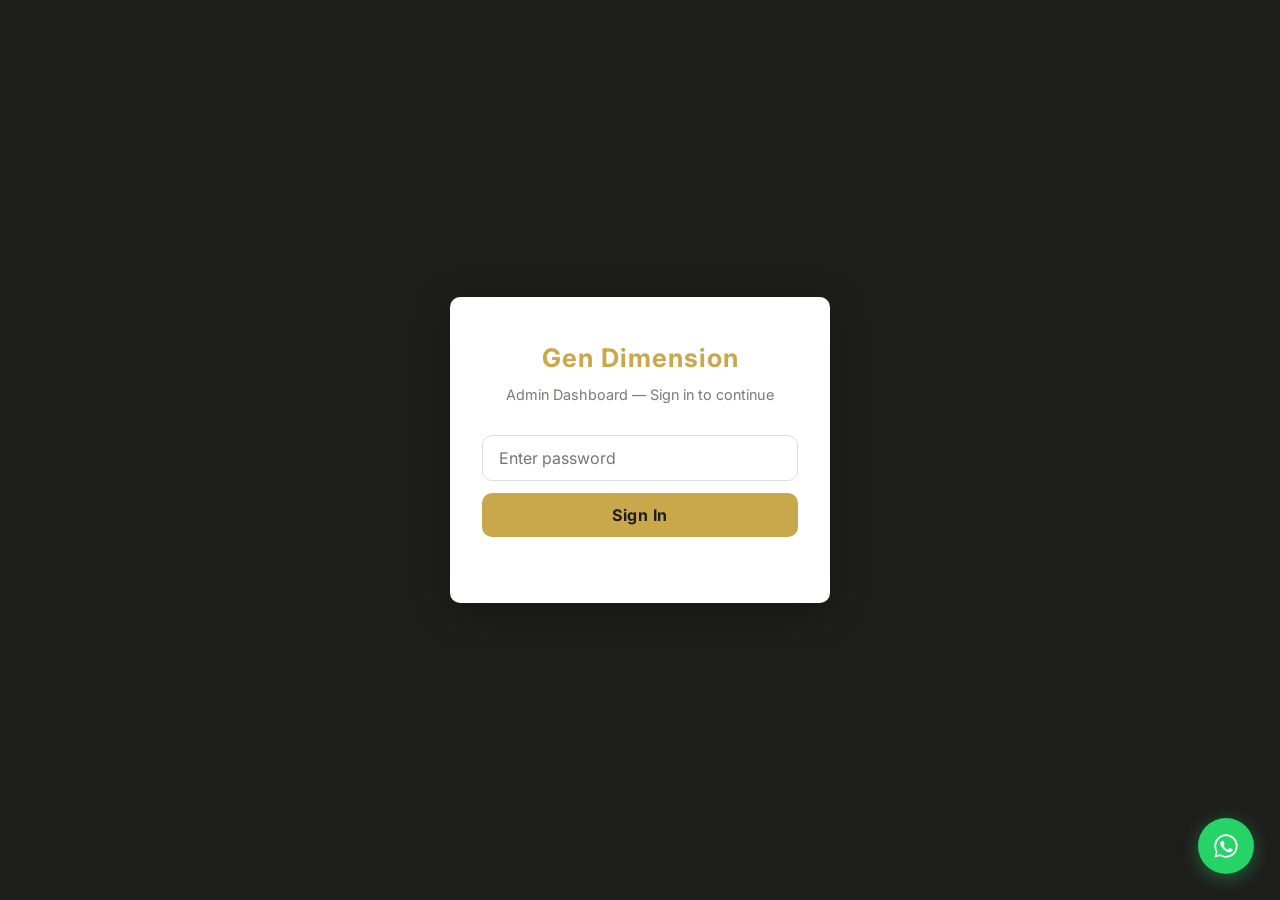
<file: admin.html>
<!DOCTYPE html>
<html lang="en">
<head>
  <meta charset="UTF-8" />
  <meta name="viewport" content="width=device-width, initial-scale=1.0, viewport-fit=cover" />
  <title>Gen Dimension | Admin</title>

  <!-- PWA / Mobile App -->
  <meta name="theme-color" content="#1e1e1c" />
  <meta name="mobile-web-app-capable" content="yes" />
  <meta name="apple-mobile-web-app-capable" content="yes" />
  <meta name="apple-mobile-web-app-title" content="GD Admin" />
  <meta name="apple-mobile-web-app-status-bar-style" content="black-translucent" />
  <meta name="msapplication-TileColor" content="#1e1e1c" />
  <link rel="manifest" href="admin-manifest.json" />
  <link rel="icon"             type="image/png" sizes="64x64"   href="images/favicon.png" />
  <link rel="apple-touch-icon" sizes="180x180"                  href="images/icon-192.png" />

  <link rel="preconnect" href="https://fonts.googleapis.com" />
  <link rel="preconnect" href="https://fonts.gstatic.com" crossorigin />
  <link href="https://fonts.googleapis.com/css2?family=Inter:wght@300;400;500;600;700&family=Cormorant+Garamond:ital,wght@0,400;0,600;0,700;1,400;1,600&display=swap" rel="stylesheet" />
  <link rel="stylesheet" href="css/style.css" />
  <style>
    /* ── Login Screen ── */
    #login-screen {
      position: fixed;
      inset: 0;
      background: var(--primary);
      display: flex;
      align-items: center;
      justify-content: center;
      z-index: 999;
    }

    #login-screen.hidden { display: none; }

    .login-box {
      background: var(--white);
      border-radius: 10px;
      padding: 2.5rem 2rem;
      width: 100%;
      max-width: 380px;
      text-align: center;
      box-shadow: 0 8px 40px rgba(0,0,0,0.3);
    }

    .login-box .logo {
      color: var(--accent);
      font-size: 1.6rem;
      font-weight: 700;
      letter-spacing: 1px;
      margin-bottom: 0.25rem;
    }

    .login-box p {
      color: var(--muted);
      font-size: 0.9rem;
      margin-bottom: 1.75rem;
    }

    .login-box input {
      width: 100%;
      padding: 0.75rem 1rem;
      border: 1px solid #ddd;
      border-radius: var(--radius);
      font-size: 1rem;
      font-family: inherit;
      margin-bottom: 0.75rem;
    }

    .login-box input:focus {
      outline: none;
      border-color: var(--accent);
    }

    .login-box .btn { width: 100%; padding: 0.75rem; font-size: 1rem; }

    #login-error {
      color: #e53935;
      font-size: 0.85rem;
      margin-top: 0.6rem;
      min-height: 1.2em;
    }

    @keyframes shake {
      0%,100% { transform: translateX(0); }
      20%      { transform: translateX(-8px); }
      40%      { transform: translateX(8px); }
      60%      { transform: translateX(-6px); }
      80%      { transform: translateX(6px); }
    }
    .shake { animation: shake 0.4s ease; }

    /* ── Dashboard Layout ── */
    #dashboard { display: none; }
    #dashboard.visible { display: block; }

    .admin-header {
      background: var(--primary);
      position: sticky;
      top: 0;
      z-index: 100;
    }

    .admin-header nav {
      display: flex;
      align-items: center;
      justify-content: space-between;
      max-width: 1300px;
      margin: 0 auto;
      padding: 1rem 2rem;
    }

    .admin-header .logo { color: var(--accent); font-size: 1.4rem; font-weight: 700; }
    .admin-header .nav-right { display: flex; gap: 0.75rem; align-items: center; flex-wrap: wrap; }
    .admin-header .nav-right span { color: #aaa; font-size: 0.85rem; }
    .admin-header .nav-right .btn { min-height: 44px; }

    .dashboard-body {
      max-width: 1300px;
      margin: 0 auto;
      padding: 2rem;
    }

    /* ── Stats Cards ── */
    .stats-grid {
      display: grid;
      grid-template-columns: repeat(4, 1fr);
      gap: 1.25rem;
      margin-bottom: 2rem;
    }

    .stat-card {
      background: var(--white);
      border-radius: var(--radius);
      padding: 1.4rem 1.6rem;
      box-shadow: 0 2px 8px rgba(0,0,0,0.06);
      border-left: 4px solid var(--accent);
    }

    .stat-card.blue  { border-color: #2196f3; }
    .stat-card.green { border-color: #4caf50; }
    .stat-card.gold  { border-color: var(--accent); }
    .stat-card.dark  { border-color: var(--primary); }

    .stat-card .stat-label {
      font-size: 0.8rem;
      font-weight: 600;
      text-transform: uppercase;
      letter-spacing: 0.5px;
      color: var(--muted);
      margin-bottom: 0.4rem;
    }

    .stat-card .stat-value {
      font-size: 2rem;
      font-weight: 700;
      color: var(--primary);
      line-height: 1;
    }

    .stat-card .stat-sub {
      font-size: 0.8rem;
      color: var(--muted);
      margin-top: 0.3rem;
    }

    /* ── Toolbar ── */
    .toolbar {
      display: flex;
      gap: 0.75rem;
      align-items: center;
      flex-wrap: wrap;
      margin-bottom: 1.25rem;
    }

    .toolbar input[type="text"] {
      flex: 1;
      min-width: 200px;
      padding: 0.6rem 1rem;
      border: 1px solid #ddd;
      border-radius: var(--radius);
      font-size: 0.95rem;
      font-family: inherit;
    }

    .toolbar select {
      padding: 0.6rem 1rem;
      border: 1px solid #ddd;
      border-radius: var(--radius);
      font-size: 0.95rem;
      font-family: inherit;
      background: var(--white);
      cursor: pointer;
    }

    .toolbar input:focus,
    .toolbar select:focus { outline: none; border-color: var(--accent); }

    /* ── Orders Panel ── */
    .orders-panel {
      background: var(--white);
      border-radius: var(--radius);
      box-shadow: 0 2px 8px rgba(0,0,0,0.06);
      overflow: hidden;
    }

    .orders-panel-header {
      display: flex;
      align-items: center;
      justify-content: space-between;
      padding: 1.25rem 1.5rem;
      border-bottom: 1px solid #eee;
    }

    .orders-panel-header h2 { font-size: 1.1rem; }
    .orders-panel-header span { color: var(--muted); font-size: 0.85rem; }

    .table-wrap { overflow-x: auto; }

    table {
      width: 100%;
      border-collapse: collapse;
      font-size: 0.875rem;
    }

    thead th {
      background: var(--primary);
      color: var(--white);
      padding: 0.75rem 1rem;
      text-align: left;
      font-weight: 600;
      white-space: nowrap;
      cursor: pointer;
      user-select: none;
    }

    thead th:hover { background: #3a3a3a; }
    thead th.sorted-asc::after  { content: " ↑"; color: var(--accent); }
    thead th.sorted-desc::after { content: " ↓"; color: var(--accent); }

    tbody td {
      padding: 0.75rem 1rem;
      border-bottom: 1px solid #f0f0f0;
      vertical-align: middle;
    }

    tbody tr:hover td { background: #fafaf7; }
    tbody tr:last-child td { border-bottom: none; }

    .order-id { font-weight: 700; color: var(--primary); font-family: monospace; font-size: 0.9rem; }
    .customer-name { font-weight: 600; }
    .customer-email { color: var(--muted); font-size: 0.8rem; }

    /* ── Status Badge ── */
    .status-badge {
      display: inline-block;
      padding: 0.2rem 0.65rem;
      border-radius: 50px;
      color: #fff;
      font-size: 0.75rem;
      font-weight: 700;
      text-transform: uppercase;
      letter-spacing: 0.3px;
    }

    .status-new        { background: var(--accent); color: var(--primary); }
    .status-processing { background: #2196f3; }
    .status-done       { background: #4caf50; }

    /* ── Action Buttons ── */
    .actions { display: flex; gap: 0.4rem; align-items: center; flex-wrap: nowrap; }

    .btn-advance {
      background: var(--primary);
      color: var(--white);
      border: none;
      padding: 0.3rem 0.65rem;
      border-radius: var(--radius);
      font-size: 0.75rem;
      font-weight: 600;
      cursor: pointer;
      white-space: nowrap;
      transition: background 0.15s;
    }

    .btn-advance:hover { background: #444; }

    .btn-delete {
      background: none;
      border: 1px solid #e0e0e0;
      color: #e53935;
      padding: 0.3rem 0.55rem;
      border-radius: var(--radius);
      font-size: 0.8rem;
      cursor: pointer;
      transition: background 0.15s, border-color 0.15s;
    }

    .btn-delete:hover { background: #fdecea; border-color: #e53935; }

    .done-tick { color: #4caf50; font-size: 0.85rem; white-space: nowrap; }

    /* ── Empty State ── */
    .empty-state {
      text-align: center;
      padding: 4rem 2rem;
      color: var(--muted);
    }

    .empty-state p { margin-top: 0.5rem; font-size: 0.9rem; }

    /* ── Toast ── */
    #admin-toast {
      position: fixed;
      bottom: 1.5rem;
      right: 1.5rem;
      background: var(--primary);
      color: var(--white);
      padding: 0.8rem 1.4rem;
      border-radius: 50px;
      font-size: 0.9rem;
      box-shadow: 0 4px 20px rgba(0,0,0,0.2);
      opacity: 0;
      transform: translateY(12px);
      transition: opacity 0.25s, transform 0.25s;
      z-index: 500;
      pointer-events: none;
    }

    #admin-toast.show { opacity: 1; transform: translateY(0); }

    /* ── Admin Tabs ── */
    .admin-tabs {
      display: flex;
      gap: 0;
      margin-bottom: 1.25rem;
      border-bottom: 2px solid rgba(0,0,0,0.08);
    }

    .admin-tab-btn {
      padding: 0.65rem 1.4rem;
      background: transparent;
      border: none;
      border-bottom: 2px solid transparent;
      margin-bottom: -2px;
      font-size: 0.88rem;
      font-weight: 700;
      letter-spacing: 0.06em;
      text-transform: uppercase;
      color: var(--muted);
      cursor: pointer;
      transition: color 0.2s, border-color 0.2s;
    }

    .admin-tab-btn:hover { color: var(--primary); }

    .admin-tab-btn.active {
      color: var(--accent);
      border-bottom-color: var(--accent);
    }

    /* ── Newsletter table ── */
    .nl-empty {
      padding: 3rem;
      text-align: center;
      color: var(--muted);
      font-size: 0.92rem;
    }

    /* ── Install Banner ── */
    #install-banner {
      display: none;
      align-items: center;
      gap: 0.75rem;
      padding: 0.8rem 1.25rem;
      background: linear-gradient(90deg, var(--primary), #2e261e);
      border-bottom: 1px solid rgba(201,168,76,0.25);
      font-size: 0.85rem;
      color: rgba(255,255,255,0.82);
    }
    #install-banner.show { display: flex; }
    #install-banner svg  { flex-shrink: 0; color: var(--accent); }
    #install-banner span { flex: 1; }
    #install-banner .btn-install {
      background: var(--accent);
      color: var(--primary);
      border: none;
      padding: 0.45rem 1.1rem;
      border-radius: var(--radius);
      font-weight: 700;
      font-size: 0.82rem;
      cursor: pointer;
      white-space: nowrap;
      touch-action: manipulation;
    }
    #install-banner .btn-dismiss {
      background: none;
      border: none;
      color: rgba(255,255,255,0.4);
      font-size: 1.2rem;
      cursor: pointer;
      line-height: 1;
      padding: 0 0.25rem;
    }

    /* ── Bottom Nav (mobile tabs) ── */
    .bottom-nav {
      display: none;
      position: fixed;
      bottom: 0;
      left: 0;
      right: 0;
      background: var(--primary);
      border-top: 1px solid rgba(255,255,255,0.08);
      z-index: 200;
      padding-bottom: env(safe-area-inset-bottom);
    }

    .bottom-nav-inner {
      display: flex;
      align-items: stretch;
    }

    .bottom-nav-btn {
      flex: 1;
      display: flex;
      flex-direction: column;
      align-items: center;
      justify-content: center;
      gap: 3px;
      padding: 0.6rem 0.25rem;
      background: none;
      border: none;
      cursor: pointer;
      color: rgba(255,255,255,0.4);
      font-family: inherit;
      font-size: 0.62rem;
      font-weight: 600;
      letter-spacing: 0.04em;
      text-transform: uppercase;
      transition: color 0.2s;
      touch-action: manipulation;
      min-height: 56px;
    }

    .bottom-nav-btn svg { width: 22px; height: 22px; flex-shrink: 0; }

    .bottom-nav-btn.active { color: var(--accent); }

    .bottom-nav-badge {
      position: absolute;
      top: 6px;
      right: calc(50% - 14px);
      min-width: 16px;
      height: 16px;
      background: #e53935;
      color: #fff;
      font-size: 0.6rem;
      font-weight: 800;
      border-radius: 50px;
      display: flex;
      align-items: center;
      justify-content: center;
      padding: 0 3px;
    }

    .bottom-nav-btn { position: relative; }

    /* ── Order Cards (mobile) ── */
    .order-cards { display: none; }

    .order-card {
      background: var(--white);
      border-radius: var(--radius);
      padding: 1rem 1.1rem;
      margin-bottom: 0.75rem;
      box-shadow: 0 1px 6px rgba(0,0,0,0.07);
      border: 1px solid #f0f0f0;
    }

    .order-card-top {
      display: flex;
      align-items: flex-start;
      justify-content: space-between;
      margin-bottom: 0.55rem;
    }

    .order-card-id {
      font-family: monospace;
      font-weight: 700;
      font-size: 0.82rem;
      color: var(--primary);
    }

    .order-card-name { font-weight: 600; font-size: 0.92rem; color: var(--primary); }
    .order-card-email { font-size: 0.78rem; color: var(--muted); }

    .order-card-row {
      display: flex;
      justify-content: space-between;
      align-items: center;
      font-size: 0.83rem;
      padding: 0.3rem 0;
      border-top: 1px solid #f5f5f5;
      color: var(--muted);
    }

    .order-card-row strong { color: var(--primary); font-weight: 700; }

    .order-card-actions {
      display: flex;
      gap: 0.5rem;
      margin-top: 0.7rem;
      padding-top: 0.7rem;
      border-top: 1px solid #f5f5f5;
    }

    .order-card-actions .btn-advance,
    .order-card-actions .btn-delete { flex: 1; min-height: 40px; font-size: 0.82rem; }

    /* ── Safe area for header/body ── */
    .admin-header nav {
      padding-left:  max(2rem, env(safe-area-inset-left));
      padding-right: max(2rem, env(safe-area-inset-right));
    }

    /* ── Responsive ── */

    /* Tablet ≤ 768px */
    @media (max-width: 768px) {
      .stats-grid         { grid-template-columns: repeat(2, 1fr); }
      .dashboard-body     { padding: 1.25rem 1.2rem 80px; }
      .admin-header nav   {
        padding: 0.75rem 1.2rem;
        padding-left:  max(1.2rem, env(safe-area-inset-left));
        padding-right: max(1.2rem, env(safe-area-inset-right));
      }

      .table-wrap {
        overflow-x: auto;
        -webkit-overflow-scrolling: touch;
      }

      table { min-width: 700px; }

      .toolbar {
        flex-direction: row;
        flex-wrap: wrap;
      }

      /* Show bottom nav, hide top tabs */
      .bottom-nav   { display: block; }
      .admin-tabs   { display: none; }
    }

    /* Mobile ≤ 600px */
    @media (max-width: 600px) {
      .stats-grid { grid-template-columns: repeat(2, 1fr); gap: 0.75rem; }
      .stat-card  { padding: 1rem 1.1rem; }
      .stat-card .stat-value { font-size: 1.5rem; }

      /* Swap table for cards in orders */
      .table-wrap  { display: none; }
      .order-cards { display: block; }

      .toolbar {
        flex-direction: column;
        align-items: stretch;
      }

      .toolbar input[type="text"],
      .toolbar select,
      .toolbar .btn { width: 100%; }

      .login-box { padding: 2rem 1.25rem; }

      .admin-header .nav-right { gap: 0.5rem; }
      .admin-header .nav-right span { display: none; }
      .install-btn-label { display: none; }
      .admin-header .nav-right .btn { font-size: 0.8rem; padding: 0.4rem 0.85rem; }

      .orders-panel-header { padding: 1rem 1.1rem; }
    }

    /* Very small ≤ 380px */
    @media (max-width: 380px) {
      .stats-grid { grid-template-columns: 1fr; }
    }
  </style>
</head>
<body>

  <!-- ── Install Banner ── -->
  <div id="install-banner" role="banner" aria-label="Install app">
    <svg width="20" height="20" viewBox="0 0 24 24" fill="none" stroke="currentColor" stroke-width="2" stroke-linecap="round" stroke-linejoin="round" aria-hidden="true"><path d="M12 2a10 10 0 1 0 0 20A10 10 0 0 0 12 2z"/><polyline points="8 12 12 16 16 12"/><line x1="12" y1="8" x2="12" y2="16"/></svg>
    <span>Install the Gen Dimension Admin app on your phone for quick access.</span>
    <button class="btn-install" id="install-btn">Install</button>
    <button class="btn-dismiss" id="install-dismiss" aria-label="Dismiss">&times;</button>
  </div>

  <!-- ── Login Screen ── -->
  <div id="login-screen">
    <div class="login-box">
      <div class="logo">Gen Dimension</div>
      <p>Admin Dashboard — Sign in to continue</p>
      <form id="login-form" novalidate>
        <input type="password" id="login-password" placeholder="Enter password" autocomplete="current-password" />
        <button type="submit" class="btn">Sign In</button>
        <div id="login-error"></div>
      </form>
    </div>
  </div>

  <!-- ── Dashboard ── -->
  <div id="dashboard">

    <header class="admin-header">
      <nav>
        <div class="logo">Gen Dimension &mdash; Admin</div>
        <div class="nav-right">
          <span id="admin-greeting"></span>
          <button id="install-app-btn" class="btn" style="font-size:0.85rem;padding:0.4rem 0.85rem;background:#2a2a28;border:1px solid rgba(201,168,76,0.35);display:flex;align-items:center;gap:0.4rem;" title="Install Admin App">
            <svg width="15" height="15" viewBox="0 0 24 24" fill="none" stroke="currentColor" stroke-width="2.2" stroke-linecap="round" stroke-linejoin="round" aria-hidden="true"><path d="M12 2v13M8 11l4 4 4-4"/><path d="M4 17v2a2 2 0 0 0 2 2h12a2 2 0 0 0 2-2v-2"/></svg>
            <span class="install-btn-label">Install App</span>
          </button>
          <a href="index.html" class="btn" style="font-size:0.85rem;padding:0.4rem 1rem;">View Site</a>
          <button class="btn" id="logout-btn" style="font-size:0.85rem;padding:0.4rem 1rem;background:#444;">Logout</button>
        </div>
      </nav>
    </header>

    <div class="dashboard-body">

      <!-- Stats -->
      <div class="stats-grid">
        <div class="stat-card dark">
          <div class="stat-label">Total Orders</div>
          <div class="stat-value" id="stat-total">0</div>
          <div class="stat-sub">all time</div>
        </div>
        <div class="stat-card gold">
          <div class="stat-label">Revenue</div>
          <div class="stat-value" id="stat-revenue">R 0</div>
          <div class="stat-sub">all orders</div>
        </div>
        <div class="stat-card blue">
          <div class="stat-label">New Orders</div>
          <div class="stat-value" id="stat-new">0</div>
          <div class="stat-sub">awaiting action</div>
        </div>
        <div class="stat-card green">
          <div class="stat-label">Fulfilled</div>
          <div class="stat-value" id="stat-done">0</div>
          <div class="stat-sub">completed</div>
        </div>
      </div>

      <!-- Toolbar -->
      <div class="toolbar">
        <input type="text" id="search-input" placeholder="Search by Order ID, customer, product…" />
        <select id="filter-status">
          <option value="">All Statuses</option>
          <option value="new">New</option>
          <option value="processing">Processing</option>
          <option value="done">Done</option>
        </select>
        <button class="btn" onclick="exportOrders()">Export CSV</button>
      </div>

      <!-- Product Images -->
      <div class="orders-panel" style="margin-bottom:1.5rem">
        <div class="orders-panel-header">
          <h2>Product Images</h2>
          <span style="color:var(--muted);font-size:0.85rem">Click Upload on any product to set its image</span>
        </div>
        <div style="padding:1.25rem">
          <div id="product-img-grid" class="product-img-grid"></div>
        </div>
      </div>

      <!-- Tab Navigation -->
      <div class="admin-tabs">
        <button class="admin-tab-btn active" data-tab="orders">Orders</button>
        <button class="admin-tab-btn" data-tab="newsletter">Newsletter</button>
        <button class="admin-tab-btn" data-tab="products">Products</button>
        <button class="admin-tab-btn" data-tab="users">Users</button>
      </div>

      <!-- Orders Tab -->
      <div class="admin-tab-panel" id="tab-orders">
        <div class="orders-panel">
          <div class="orders-panel-header">
            <h2>Orders</h2>
            <span id="orders-count-label"></span>
          </div>
          <!-- Card view (mobile) -->
          <div id="orders-cards-container" class="order-cards" style="padding:1rem 1.1rem"></div>
          <!-- Table view (desktop) -->
          <div class="table-wrap">
            <div id="orders-table-container"></div>
          </div>
        </div>
      </div>

      <!-- Newsletter Tab -->
      <div class="admin-tab-panel" id="tab-newsletter" style="display:none">
        <div class="orders-panel">
          <div class="orders-panel-header">
            <h2>Newsletter Subscribers</h2>
            <span id="nl-count-label"></span>
          </div>
          <div style="padding:1rem 1.25rem 0.5rem;display:flex;gap:0.75rem;align-items:center;flex-wrap:wrap">
            <input type="text" id="nl-search" placeholder="Search email or date…" style="flex:1;min-width:200px;padding:0.55rem 0.9rem;border:1px solid #ddd;border-radius:var(--radius);font-size:0.9rem;font-family:inherit" />
            <button class="btn" onclick="exportNewsletter()">Export CSV</button>
            <button class="btn" style="background:transparent;color:#e53935;border:1.5px solid #e53935" onclick="clearNewsletter()">Clear All</button>
          </div>
          <div class="table-wrap">
            <div id="nl-table-container"></div>
          </div>
        </div>
      </div>

      <!-- Products Tab -->
      <div class="admin-tab-panel" id="tab-products" style="display:none">
        <div class="orders-panel">
          <div class="orders-panel-header">
            <h2>Products</h2>
            <span id="products-count-label"></span>
          </div>
          <div class="table-wrap">
            <div id="products-list"></div>
          </div>
        </div>

        <div class="orders-panel" style="margin-top:1.5rem">
          <div class="orders-panel-header">
            <h2>Add Product</h2>
          </div>
          <div style="padding:1.25rem">
            <form id="add-product-form" style="display:grid;gap:0.75rem;max-width:500px">
              <input type="text" name="product-name" placeholder="Product name" required
                style="padding:0.65rem 0.9rem;border:1px solid #ddd;border-radius:var(--radius);font-size:0.9rem;font-family:inherit" />
              <select name="product-category"
                style="padding:0.65rem 0.9rem;border:1px solid #ddd;border-radius:var(--radius);font-size:0.9rem;font-family:inherit">
                <option value="">Select category</option>
                <option value="TV Stand">TV Stand</option>
                <option value="Drawer">Drawer</option>
                <option value="Seating">Seating</option>
                <option value="Tables">Tables</option>
                <option value="Storage">Storage</option>
                <option value="Bedroom">Bedroom</option>
                <option value="Kitchen">Kitchen Units</option>
                <option value="Wardrobes">Wall Wardrobes</option>
                <option value="Office">Office Supply</option>
                <option value="Studio">Studio Maintenance</option>
              </select>
              <input type="number" name="product-price" placeholder="Price (ZAR)" min="1" step="0.01" required
                style="padding:0.65rem 0.9rem;border:1px solid #ddd;border-radius:var(--radius);font-size:0.9rem;font-family:inherit" />
              <textarea name="product-description" placeholder="Description" rows="2"
                style="padding:0.65rem 0.9rem;border:1px solid #ddd;border-radius:var(--radius);font-size:0.9rem;font-family:inherit;resize:vertical"></textarea>
              <input type="url" name="product-image" placeholder="Image URL (optional)"
                style="padding:0.65rem 0.9rem;border:1px solid #ddd;border-radius:var(--radius);font-size:0.9rem;font-family:inherit" />
              <button type="submit" class="btn" style="justify-self:start">Add Product</button>
            </form>
          </div>
        </div>
      </div>

      <!-- Users Tab -->
      <div class="admin-tab-panel" id="tab-users" style="display:none">
        <div class="orders-panel">
          <div class="orders-panel-header">
            <h2>Registered Users</h2>
            <span id="users-count-label"></span>
          </div>
          <div class="table-wrap">
            <div id="users-table-container"></div>
          </div>
        </div>
      </div>

    </div><!-- /dashboard-body -->

    <!-- ── Bottom Navigation (mobile only) ── -->
    <nav class="bottom-nav" aria-label="Admin navigation">
      <div class="bottom-nav-inner">
        <button class="bottom-nav-btn active" data-tab="orders" aria-label="Orders">
          <svg viewBox="0 0 24 24" fill="none" stroke="currentColor" stroke-width="2" stroke-linecap="round" stroke-linejoin="round" aria-hidden="true"><path d="M9 5H7a2 2 0 0 0-2 2v12a2 2 0 0 0 2 2h10a2 2 0 0 0 2-2V7a2 2 0 0 0-2-2h-2"/><rect x="9" y="3" width="6" height="4" rx="1" ry="1"/><line x1="9" y1="12" x2="15" y2="12"/><line x1="9" y1="16" x2="12" y2="16"/></svg>
          Orders
          <span class="bottom-nav-badge" id="bottom-nav-badge" style="display:none">0</span>
        </button>
        <button class="bottom-nav-btn" data-tab="newsletter" aria-label="Newsletter">
          <svg viewBox="0 0 24 24" fill="none" stroke="currentColor" stroke-width="2" stroke-linecap="round" stroke-linejoin="round" aria-hidden="true"><path d="M4 4h16c1.1 0 2 .9 2 2v12c0 1.1-.9 2-2 2H4c-1.1 0-2-.9-2-2V6c0-1.1.9-2 2-2z"/><polyline points="22,6 12,13 2,6"/></svg>
          Newsletter
        </button>
        <button class="bottom-nav-btn" data-tab="products" aria-label="Products">
          <svg viewBox="0 0 24 24" fill="none" stroke="currentColor" stroke-width="2" stroke-linecap="round" stroke-linejoin="round" aria-hidden="true"><rect x="2" y="3" width="20" height="14" rx="2" ry="2"/><line x1="8" y1="21" x2="16" y2="21"/><line x1="12" y1="17" x2="12" y2="21"/></svg>
          Products
        </button>
        <button class="bottom-nav-btn" data-tab="users" aria-label="Users">
          <svg viewBox="0 0 24 24" fill="none" stroke="currentColor" stroke-width="2" stroke-linecap="round" stroke-linejoin="round" aria-hidden="true"><path d="M17 21v-2a4 4 0 0 0-4-4H5a4 4 0 0 0-4 4v2"/><circle cx="9" cy="7" r="4"/><path d="M23 21v-2a4 4 0 0 0-3-3.87"/><path d="M16 3.13a4 4 0 0 1 0 7.75"/></svg>
          Users
        </button>
        <button class="bottom-nav-btn" data-tab="images" aria-label="Images" onclick="document.querySelector('.orders-panel').scrollIntoView({behavior:'smooth'})">
          <svg viewBox="0 0 24 24" fill="none" stroke="currentColor" stroke-width="2" stroke-linecap="round" stroke-linejoin="round" aria-hidden="true"><rect x="3" y="3" width="18" height="18" rx="2"/><circle cx="8.5" cy="8.5" r="1.5"/><polyline points="21 15 16 10 5 21"/></svg>
          Images
        </button>
      </div>
    </nav>

  </div><!-- /dashboard -->

  <div id="admin-toast"></div>

  <!-- WhatsApp Floating Button -->
  <a
    class="wa-btn"
    href="https://wa.me/27798796513?text=Hi!%20I'm%20interested%20in%20your%20furniture.%20Can%20you%20help%20me%3F"
    target="_blank"
    rel="noopener noreferrer"
    aria-label="Chat with us on WhatsApp"
  >
    <span class="wa-tooltip">Chat with us</span>
    <svg class="wa-icon" viewBox="0 0 24 24" xmlns="http://www.w3.org/2000/svg" aria-hidden="true">
      <path d="M12.001 2C6.478 2 2 6.478 2 12c0 1.85.504 3.58 1.38 5.065L2.05 21.95l5.02-1.31A9.954 9.954 0 0 0 12.001 22C17.523 22 22 17.522 22 12S17.523 2 12.001 2zm0 1.5A8.5 8.5 0 0 1 20.5 12a8.5 8.5 0 0 1-8.499 8.5c-1.65 0-3.192-.472-4.497-1.287l-.32-.202-3.31.864.882-3.224-.22-.337A8.46 8.46 0 0 1 3.5 12 8.5 8.5 0 0 1 12.001 3.5zm-2.21 4.51c-.195-.435-.4-.444-.585-.451l-.498-.006c-.174 0-.456.065-.694.326-.239.26-.912.89-.912 2.17s.933 2.517 1.063 2.692c.13.174 1.81 2.891 4.462 3.933 2.207.87 2.652.697 3.13.654.477-.043 1.54-.63 1.757-1.237.217-.608.217-1.129.152-1.237-.065-.108-.24-.173-.5-.303-.26-.13-1.54-.76-1.779-.847-.24-.087-.413-.13-.587.13-.174.26-.673.847-.825 1.02-.152.174-.304.196-.564.066-.26-.13-1.096-.404-2.088-1.29-.772-.688-1.293-1.537-1.445-1.797-.152-.26-.016-.4.114-.53.117-.116.26-.303.39-.455.128-.152.17-.26.26-.434.086-.174.042-.326-.022-.456-.065-.13-.574-1.42-.806-1.94z"/>
    </svg>
  </a>

  <script src="js/cart.js"></script>
  <script src="js/main.js"></script>
  <script>
    // ════════════════════════════════════════════════════════════
    // Admin Dashboard — API-backed inline script
    // ════════════════════════════════════════════════════════════

    const SESSION_KEY   = 'gd_admin_auth';
    const LOCKOUT_KEY   = 'gd_admin_lockout';
    const ATTEMPTS_KEY  = 'gd_admin_attempts';
    const MAX_ATTEMPTS  = 3;
    const LOCKOUT_SECS  = 30;

    // ── Safe JSON fetch ───────────────────────────────────────────
    async function adminFetch(url, options = {}) {
      const res  = await fetch(url, options);
      const text = await res.text();
      try {
        return { ok: res.ok, status: res.status, data: JSON.parse(text) };
      } catch (_) {
        console.error(`[Admin API] Non-JSON from ${url} (HTTP ${res.status}):\n`, text);
        return {
          ok: false,
          status: res.status,
          data: { error: `Server error (HTTP ${res.status}) — see F12 console` },
        };
      }
    }

    // ── Auth ─────────────────────────────────────────────────────
    function showDashboard() {
      document.getElementById("login-screen").classList.add("hidden");
      document.getElementById("dashboard").classList.add("visible");
      const hour     = new Date().getHours();
      const greeting = hour < 12 ? "Good morning" : hour < 17 ? "Good afternoon" : "Good evening";
      document.getElementById("admin-greeting").textContent = greeting;
      loadDashboard();
      renderOrders();
    }

    // ── Toast ────────────────────────────────────────────────────
    let _adminToastTimer;
    function showToast(msg) {
      const el = document.getElementById("admin-toast");
      if (!el) return;
      el.textContent = msg;
      el.classList.add("show");
      clearTimeout(_adminToastTimer);
      _adminToastTimer = setTimeout(() => el.classList.remove("show"), 3000);
    }

    // ── HTML escape ──────────────────────────────────────────────
    function escapeAdminHtml(str) {
      const d = document.createElement("div");
      d.textContent = String(str ?? "");
      return d.innerHTML;
    }

    // ── Dashboard (stats + recent) ────────────────────────────────
    async function loadDashboard() {
      try {
        const { ok, data } = await adminFetch("backend/admin-api.php?action=dashboard");
        if (!ok) { showToast("Dashboard error: " + (data.error || "Unknown")); return; }
        renderStats(data.stats);
        document.getElementById("stat-done").textContent = data.stats.done;
        if (data.newsletterCount !== undefined) {
          const el = document.getElementById("nl-count-label");
          if (el) el.textContent = data.newsletterCount + " subscriber" + (data.newsletterCount !== 1 ? "s" : "");
        }
      } catch (e) {
        console.error("Dashboard load failed:", e);
        showToast("Could not load dashboard. Check backend connection.");
      }
    }

    function renderStats(stats) {
      if (!stats) return;
      document.getElementById("stat-total").textContent   = stats.total   ?? 0;
      document.getElementById("stat-revenue").textContent = "R\u00a0" + (stats.revenue ?? 0).toLocaleString("en-ZA", { minimumFractionDigits: 2 });
      document.getElementById("stat-new").textContent     = stats.new     ?? 0;
      document.getElementById("stat-done").textContent    = stats.done    ?? 0;
    }

    // ── Orders table ─────────────────────────────────────────────
    let _currentSearch = "";
    let _currentStatus = "";

    async function renderOrders(search, status) {
      if (search !== undefined) _currentSearch = search;
      if (status !== undefined) _currentStatus = status;

      let url = "backend/orders.php";
      const params = [];
      if (_currentSearch) params.push("search=" + encodeURIComponent(_currentSearch));
      if (_currentStatus) params.push("status=" + encodeURIComponent(_currentStatus));
      if (params.length)  url += "?" + params.join("&");

      const container = document.getElementById("orders-table-container");
      if (!container) return;

      try {
        const { ok, data: orders } = await adminFetch(url);
        if (!ok) { container.innerHTML = `<div class="empty-state"><strong>${orders.error || "Failed to load orders"}</strong><p>Check server — open F12 for details.</p></div>`; return; }

        const label = document.getElementById("orders-count-label");
        if (label) label.textContent = `${orders.length} order${orders.length !== 1 ? "s" : ""}`;

        if (!orders.length) {
          container.innerHTML = `<div class="empty-state"><strong>No orders found</strong><p>Try adjusting your search or filter.</p></div>`;
          return;
        }

        const PAYMENT_MAP = {
          paid:        { cls: "pay-paid",    label: "Paid"        },
          pending_eft: { cls: "pay-pending", label: "Pending EFT" },
          unpaid:      { cls: "pay-unpaid",  label: "Unpaid"      },
        };
        const STATUS_LABEL_MAP = { new: "New", processing: "Processing", done: "Done", cancelled: "Cancelled" };
        const STATUS_FLOW      = ["new", "processing", "done"];

        const rows = orders.map(o => {
          const items       = Array.isArray(o.items) ? o.items : [];
          const next        = STATUS_FLOW[STATUS_FLOW.indexOf(o.status) + 1] || null;
          const statusCls   = `status-badge status-${o.status}`;
          const statusLabel = STATUS_LABEL_MAP[o.status] || o.status;

          const advanceBtn = next
            ? `<button class="btn-advance" onclick="updateStatus('${escapeAdminHtml(o.id)}','${next}')">
                 \u2192 ${next.charAt(0).toUpperCase() + next.slice(1)}
               </button>`
            : `<span class="done-tick">\u2713 Done</span>`;

          const ps       = PAYMENT_MAP[o.payment_status] || PAYMENT_MAP.unpaid;
          const payBadge = `<span class="pay-badge ${ps.cls}">${ps.label}</span>`;

          const productCell = items.length > 1
            ? `<div class="multi-items">
                 <span class="item-count-badge">${items.length} items</span>
                 ${items.map(i => `<div class="multi-item-row">${escapeAdminHtml(i.name)} &times;${i.qty}</div>`).join("")}
               </div>`
            : (items[0] ? escapeAdminHtml(items[0].name) : "—");

          const qtyCell        = items.reduce((s, i) => s + (i.qty || 0), 0) || "—";
          const totalFormatted = o.total != null
            ? "R\u00a0" + parseFloat(o.total).toLocaleString("en-ZA", { minimumFractionDigits: 2 })
            : "—";

          return `
            <tr>
              <td><span class="order-id">${escapeAdminHtml(o.id)}</span></td>
              <td>
                <div class="customer-name">${escapeAdminHtml(o.customer_name)}</div>
                <div class="customer-email">${escapeAdminHtml(o.customer_email)}</div>
              </td>
              <td>${productCell}</td>
              <td>${qtyCell}</td>
              <td style="max-width:160px;white-space:normal">${escapeAdminHtml(o.delivery_address)}</td>
              <td>${escapeAdminHtml(o.customer_phone)}</td>
              <td style="white-space:nowrap">${escapeAdminHtml(o.delivery_province || 'Gauteng')}</td>
              <td style="white-space:nowrap">R&nbsp;${parseFloat(o.delivery_fee || 150).toLocaleString("en-ZA", { minimumFractionDigits: 2 })}</td>
              <td style="white-space:nowrap">${totalFormatted}</td>
              <td style="white-space:nowrap">${escapeAdminHtml(o.created_at || "")}</td>
              <td><span class="${statusCls}">${statusLabel}</span></td>
              <td>${payBadge}</td>
              <td>
                <div class="actions">
                  ${advanceBtn}
                  <button class="btn-delete" onclick="deleteOrder('${escapeAdminHtml(o.id)}')" title="Delete">&times;</button>
                </div>
              </td>
            </tr>`;
        }).join("");

        container.innerHTML = `
          <table>
            <thead><tr>
              <th>Order ID</th><th>Customer</th><th>Product</th><th>Qty</th>
              <th>Address</th><th>Phone</th><th>Province</th><th>Delivery</th><th>Total</th><th>Date</th>
              <th>Status</th><th>Payment</th><th>Actions</th>
            </tr></thead>
            <tbody>${rows}</tbody>
          </table>`;

        // Also render mobile cards
        renderOrderCards(orders);

        // Update bottom nav badge with new order count
        const newCount = orders.filter(o => o.status === "new").length;
        const badge = document.getElementById("bottom-nav-badge");
        if (badge) {
          badge.textContent = newCount;
          badge.style.display = newCount > 0 ? "flex" : "none";
        }

      } catch (e) {
        console.error("Orders load failed:", e);
        container.innerHTML = `<div class="empty-state"><strong>Could not load orders.</strong><p>Check backend connection.</p></div>`;
        renderOrderCards([]);
      }
    }

    // ── Alias for card buttons (uses same names as main renderOrders) ──
    function advanceOrderStatus(id, nextStatus) { updateStatus(id, nextStatus); }
    function deleteOrder(id) {
      if (!confirm("Delete this order?")) return;
      adminFetch("backend/orders.php", {
        method:  "DELETE",
        headers: { "Content-Type": "application/json" },
        body:    JSON.stringify({ id }),
      }).then(({ ok, data }) => {
        if (ok) { showToast("Order deleted."); renderOrders(); loadDashboard(); }
        else showToast("Delete failed: " + (data.error || "Unknown error"));
      });
    }

    // ── Update order status ───────────────────────────────────────
    async function updateStatus(id, status) {
      try {
        const { ok, data } = await adminFetch("backend/orders.php", {
          method:  "PATCH",
          headers: { "Content-Type": "application/json" },
          body:    JSON.stringify({ id, status }),
        });
        if (ok) {
          showToast("Status updated.");
          renderOrders();
          loadDashboard();
        } else {
          showToast("Update failed: " + (data.error || "Unknown error"));
        }
      } catch (e) {
        console.error("[Admin] Update error:", e);
        showToast("Network error. Check F12 console.");
      }
    }

    // ── Delete order ──────────────────────────────────────────────
    async function deleteOrder(id) {
      if (!confirm("Delete order " + id + "? This cannot be undone.")) return;
      try {
        const { ok, data } = await adminFetch("backend/orders.php?id=" + encodeURIComponent(id), { method: "DELETE" });
        if (ok) {
          showToast("Order deleted.");
          renderOrders();
          loadDashboard();
        } else {
          showToast("Delete failed: " + (data.error || "Unknown error"));
        }
      } catch (e) {
        console.error("[Admin] Delete error:", e);
        showToast("Network error. Check F12 console.");
      }
    }

    // ── Export ────────────────────────────────────────────────────
    function exportOrders() {
      window.open("backend/admin-api.php?action=export-orders");
    }

    function exportNewsletter() {
      window.open("backend/admin-api.php?action=export-newsletter");
    }

    // ── Newsletter ────────────────────────────────────────────────
    async function renderNewsletterTable() {
      const container = document.getElementById("nl-table-container");
      if (!container) return;

      const q = (document.getElementById("nl-search")?.value || "").toLowerCase().trim();

      try {
        const { ok, data: subs_raw } = await adminFetch("backend/newsletter.php");
        if (!ok) { container.innerHTML = `<div class="nl-empty">Error: ${subs_raw.error || "Could not load"} — see F12.</div>`; return; }
        let   subs = subs_raw;

        if (q) subs = subs.filter(s =>
          s.email.toLowerCase().includes(q) ||
          (s.subscribed_at || "").includes(q)
        );

        const countEl = document.getElementById("nl-count-label");
        if (countEl) countEl.textContent = subs.length + " subscriber" + (subs.length !== 1 ? "s" : "");

        if (!subs.length) {
          container.innerHTML = '<div class="nl-empty">No subscribers yet.</div>';
          return;
        }

        const rows = subs.map((s, i) => `
          <tr>
            <td>${i + 1}</td>
            <td>${escapeAdminHtml(s.email)}</td>
            <td>${escapeAdminHtml(s.subscribed_at || "—")}</td>
            <td>
              <button class="action-btn" style="color:#e53935;border-color:#e53935"
                onclick="removeSubscriber(${s.id})">Remove</button>
            </td>
          </tr>`).join("");

        container.innerHTML = `
          <table>
            <thead><tr><th>#</th><th>Email</th><th>Subscribed</th><th>Action</th></tr></thead>
            <tbody>${rows}</tbody>
          </table>`;

      } catch (e) {
        container.innerHTML = '<div class="nl-empty">Could not load subscribers.</div>';
      }
    }

    async function removeSubscriber(id) {
      try {
        await adminFetch("backend/newsletter.php?id=" + id, { method: "DELETE" });
        showToast("Subscriber removed.");
        renderNewsletterTable();
        loadDashboard();
      } catch (e) {
        showToast("Remove failed.");
      }
    }

    async function clearNewsletter() {
      if (!confirm("Remove all newsletter subscribers? This cannot be undone.")) return;
      try {
        const { data: subs } = await adminFetch("backend/newsletter.php");
        await Promise.all(subs.map(s =>
          adminFetch("backend/newsletter.php?id=" + s.id, { method: "DELETE" })
        ));
        showToast("Subscriber list cleared.");
        renderNewsletterTable();
        loadDashboard();
      } catch (e) {
        showToast("Clear failed.");
      }
    }

    // ── Products ──────────────────────────────────────────────────
    async function renderAdminProducts() {
      const container = document.getElementById("products-list");
      if (!container) return;
      container.innerHTML = '<div class="empty-state"><p>Loading…</p></div>';

      try {
        const { ok, data } = await adminFetch("backend/products.php");
        if (!ok) {
          container.innerHTML = `<div class="empty-state"><strong>${data.error || "Failed to load"}</strong></div>`;
          return;
        }
        const label = document.getElementById("products-count-label");
        if (label) label.textContent = data.length + " product" + (data.length !== 1 ? "s" : "");

        if (!data.length) {
          container.innerHTML = '<div class="empty-state"><strong>No products yet.</strong><p>Add one below.</p></div>';
          return;
        }

        const rows = data.map(p => `
          <tr>
            <td>${escapeAdminHtml(p.id)}</td>
            <td>${escapeAdminHtml(p.name)}</td>
            <td>${escapeAdminHtml(p.category)}</td>
            <td>R\u00a0${parseFloat(p.price).toLocaleString("en-ZA", { minimumFractionDigits: 2 })}</td>
            <td style="max-width:220px;white-space:normal">${escapeAdminHtml(p.description)}</td>
            <td>
              <button class="btn-delete" onclick="adminDeleteProduct(${p.id},'${escapeAdminHtml(p.name).replace(/'/g,"\\'")}')">
                &times;
              </button>
            </td>
          </tr>`).join("");

        container.innerHTML = `
          <table>
            <thead><tr><th>ID</th><th>Name</th><th>Category</th><th>Price</th><th>Description</th><th></th></tr></thead>
            <tbody>${rows}</tbody>
          </table>`;
      } catch (e) {
        container.innerHTML = '<div class="empty-state"><strong>Could not load products.</strong></div>';
      }
    }

    async function adminDeleteProduct(id, name) {
      if (!confirm(`Delete "${name}"? This cannot be undone.`)) return;
      try {
        const { ok, data } = await adminFetch("backend/products.php?id=" + id, { method: "DELETE" });
        if (ok) {
          showToast("Product deleted.");
          renderAdminProducts();
          loadProducts().then(renderProductImageCards);
        } else {
          showToast("Delete failed: " + (data.error || "Unknown"));
        }
      } catch (e) {
        showToast("Network error.");
      }
    }

    // ── Users table ──────────────────────────────────────────────
    async function renderAdminUsers() {
      const container = document.getElementById("users-table-container");
      if (!container) return;
      container.innerHTML = '<div class="empty-state"><p>Loading…</p></div>';
      try {
        const { ok, data } = await adminFetch("backend/admin-api.php?action=users");
        if (!ok) {
          container.innerHTML = `<div class="empty-state"><strong>${data.error || "Failed to load"}</strong></div>`;
          return;
        }
        const label = document.getElementById("users-count-label");
        if (label) label.textContent = data.length + " user" + (data.length !== 1 ? "s" : "");

        if (!data.length) {
          container.innerHTML = '<div class="empty-state"><strong>No registered users yet.</strong></div>';
          return;
        }

        const rows = data.map(u => `
          <tr>
            <td>${escapeAdminHtml(u.id)}</td>
            <td>
              <div style="font-weight:600">${escapeAdminHtml(u.first_name)} ${escapeAdminHtml(u.last_name)}</div>
              <div style="font-size:0.78rem;color:var(--muted)">${escapeAdminHtml(u.email)}</div>
            </td>
            <td>${escapeAdminHtml(u.phone || "—")}</td>
            <td>${escapeAdminHtml(u.province || "—")}</td>
            <td style="text-align:center">${u.order_count || 0}</td>
            <td>${escapeAdminHtml(u.created_at ? new Date(u.created_at).toLocaleDateString("en-ZA") : "—")}</td>
            <td>${escapeAdminHtml(u.last_login ? new Date(u.last_login).toLocaleDateString("en-ZA") : "Never")}</td>
            <td>
              <span class="status-badge ${u.email_verified ? 'status-done' : 'status-new'}"
                    style="${u.email_verified ? '' : 'background:#e0c040;color:#333'}">
                ${u.email_verified ? 'Verified' : 'Pending'}
              </span>
            </td>
          </tr>`).join("");

        container.innerHTML = `
          <table>
            <thead><tr>
              <th>ID</th><th>Name / Email</th><th>Phone</th><th>Province</th>
              <th>Orders</th><th>Joined</th><th>Last Login</th><th>Status</th>
            </tr></thead>
            <tbody>${rows}</tbody>
          </table>`;
      } catch (e) {
        container.innerHTML = '<div class="empty-state"><strong>Could not load users.</strong></div>';
      }
    }

    // ── Global PWA install prompt reference ──────────────────────
    var _installPrompt = null;

    // ── DOMContentLoaded boot ────────────────────────────────────
    document.addEventListener("DOMContentLoaded", () => {

      // ── Lockout helpers ───────────────────────────────────────
      function getLockoutRemaining() {
        const until = parseInt(sessionStorage.getItem(LOCKOUT_KEY) || "0");
        return Math.max(0, Math.ceil((until - Date.now()) / 1000));
      }

      function setLockout() {
        sessionStorage.setItem(LOCKOUT_KEY, Date.now() + LOCKOUT_SECS * 1000);
        sessionStorage.setItem(ATTEMPTS_KEY, "0");
      }

      function getAttempts() {
        return parseInt(sessionStorage.getItem(ATTEMPTS_KEY) || "0");
      }

      function bumpAttempts() {
        const n = getAttempts() + 1;
        sessionStorage.setItem(ATTEMPTS_KEY, n);
        return n;
      }

      function shakePw() {
        const el = document.getElementById("login-password");
        el.classList.remove("shake");
        void el.offsetWidth; // reflow
        el.classList.add("shake");
        el.value = "";
        el.focus();
        el.addEventListener("animationend", () => el.classList.remove("shake"), { once: true });
      }

      // Login form
      document.getElementById("login-form").addEventListener("submit", async (e) => {
        e.preventDefault();

        // Lockout check
        const remaining = getLockoutRemaining();
        if (remaining > 0) {
          document.getElementById("login-error").textContent =
            `Too many attempts. Try again in ${remaining}s.`;
          return;
        }

        const pass = document.getElementById("login-password").value;
        try {
          const { ok } = await adminFetch("backend/admin-auth.php", {
            method:  "POST",
            headers: { "Content-Type": "application/json" },
            body:    JSON.stringify({ password: pass }),
          });
          if (ok) {
            sessionStorage.setItem(SESSION_KEY, "true");
            sessionStorage.removeItem(ATTEMPTS_KEY);
            sessionStorage.removeItem(LOCKOUT_KEY);
            document.getElementById("login-error").textContent = "";
            showDashboard();
          } else {
            const attempts = bumpAttempts();
            shakePw();
            if (attempts >= MAX_ATTEMPTS) {
              setLockout();
              document.getElementById("login-error").textContent =
                `Too many attempts. Locked for ${LOCKOUT_SECS} seconds.`;
            } else {
              document.getElementById("login-error").textContent =
                `Incorrect password. ${MAX_ATTEMPTS - attempts} attempt${MAX_ATTEMPTS - attempts !== 1 ? "s" : ""} remaining.`;
            }
          }
        } catch {
          document.getElementById("login-error").textContent = "Server error. Try again.";
        }
      });

      // Logout
      document.getElementById("logout-btn").addEventListener("click", async () => {
        await adminFetch("backend/admin-auth.php", { method: "DELETE" });
        sessionStorage.removeItem(SESSION_KEY);
        location.reload();
      });

      // Live search + filter
      document.getElementById("search-input").addEventListener("input", e => {
        renderOrders(e.target.value, undefined);
      });
      document.getElementById("filter-status").addEventListener("change", e => {
        renderOrders(undefined, e.target.value);
      });

      // Tab switching
      document.querySelectorAll(".admin-tab-btn").forEach(btn => {
        btn.addEventListener("click", () => {
          document.querySelectorAll(".admin-tab-btn").forEach(b => b.classList.remove("active"));
          document.querySelectorAll(".admin-tab-panel").forEach(p => p.style.display = "none");
          btn.classList.add("active");
          const panel = document.getElementById("tab-" + btn.dataset.tab);
          if (panel) panel.style.display = "block";
          if (btn.dataset.tab === "newsletter") renderNewsletterTable();
          if (btn.dataset.tab === "products")   renderAdminProducts();
          if (btn.dataset.tab === "users")      renderAdminUsers();
        });
      });

      // Add product form
      document.getElementById("add-product-form")?.addEventListener("submit", async (e) => {
        e.preventDefault();
        const form = e.target;
        const name = form["product-name"].value.trim();
        try {
          const { ok, data } = await adminFetch("backend/products.php", {
            method:  "POST",
            headers: { "Content-Type": "application/json" },
            body:    JSON.stringify({
              name,
              category:    form["product-category"].value,
              price:       parseFloat(form["product-price"].value),
              description: form["product-description"].value.trim(),
              image:       form["product-image"].value.trim(),
            }),
          });
          if (ok && data.success) {
            form.reset();
            showToast(`"${name}" added.`);
            renderAdminProducts();
            loadProducts().then(renderProductImageCards);
          } else {
            showToast("Failed: " + (data.error || "Unknown error"));
          }
        } catch (err) {
          showToast("Network error.");
        }
      });

      // Newsletter search
      document.getElementById("nl-search")?.addEventListener("input", renderNewsletterTable);

      // Auto-login: sessionStorage cache first, then verify with server
      if (sessionStorage.getItem(SESSION_KEY) === "true") {
        adminFetch("backend/admin-auth.php").then(({ data }) => {
          if (data.authenticated) showDashboard();
          else sessionStorage.removeItem(SESSION_KEY);
        });
      }

      // ── Bottom Nav (mobile) ──────────────────────────────────────
      document.querySelectorAll(".bottom-nav-btn[data-tab]").forEach(btn => {
        btn.addEventListener("click", () => {
          if (!btn.dataset.tab || btn.dataset.tab === "images") return;
          // Sync with top tab buttons
          document.querySelectorAll(".admin-tab-btn").forEach(t => t.classList.remove("active"));
          const topBtn = document.querySelector(`.admin-tab-btn[data-tab="${btn.dataset.tab}"]`);
          if (topBtn) topBtn.classList.add("active");

          document.querySelectorAll(".admin-tab-panel").forEach(p => p.style.display = "none");
          const panel = document.getElementById("tab-" + btn.dataset.tab);
          if (panel) panel.style.display = "block";

          document.querySelectorAll(".bottom-nav-btn").forEach(b => b.classList.remove("active"));
          btn.classList.add("active");

          if (btn.dataset.tab === "newsletter") renderNewsletterTable();
          if (btn.dataset.tab === "products")   renderAdminProducts();
          if (btn.dataset.tab === "users")      renderAdminUsers();
        });
      });

      // Open tab from URL param (?tab=orders)
      const urlTab = new URLSearchParams(location.search).get("tab");
      if (urlTab) {
        const topBtn = document.querySelector(`.admin-tab-btn[data-tab="${urlTab}"]`);
        if (topBtn) topBtn.click();
      }

      // ── PWA Install Prompt ───────────────────────────────────────
      window.addEventListener("beforeinstallprompt", e => {
        e.preventDefault();
        _installPrompt = e;
        if (!localStorage.getItem("gd_admin_install_dismissed")) {
          document.getElementById("install-banner").classList.add("show");
        }
      });

      document.getElementById("install-btn")?.addEventListener("click", async () => {
        if (!_installPrompt) return;
        _installPrompt.prompt();
        const { outcome } = await _installPrompt.userChoice;
        if (outcome === "accepted") {
          document.getElementById("install-banner").classList.remove("show");
        }
        _installPrompt = null;
      });

      document.getElementById("install-dismiss")?.addEventListener("click", () => {
        document.getElementById("install-banner").classList.remove("show");
        localStorage.setItem("gd_admin_install_dismissed", "1");
      });

      // ── Service Worker ───────────────────────────────────────────
      if ("serviceWorker" in navigator) {
        navigator.serviceWorker.register("/admin-sw.js").catch(() => {});
      }
    });

    // ── Next status helper ───────────────────────────────────────
    function getNextStatus(status) {
      const flow = ["new", "processing", "done"];
      const idx  = flow.indexOf(status);
      return (idx !== -1 && idx < flow.length - 1) ? flow[idx + 1] : null;
    }

    // ── Mobile order cards renderer ──────────────────────────────
    // Called after renderOrders() to also populate the card view
    function renderOrderCards(orders) {
      const container = document.getElementById("orders-cards-container");
      if (!container) return;

      if (!orders || orders.length === 0) {
        container.innerHTML = `<div class="empty-state"><p>No orders yet.</p></div>`;
        return;
      }

      container.innerHTML = orders.map(o => {
        const statusClass = `status-${o.status || "new"}`;
        const statusLabel = (o.status || "new").charAt(0).toUpperCase() + (o.status || "new").slice(1);
        const items = Array.isArray(o.items)
          ? o.items.map(i => `${i.name} ×${i.qty}`).join(", ")
          : (o.product || "—");
        const total = o.total ? `R ${parseFloat(o.total).toLocaleString("en-ZA")}` : "—";
        const nextStatus = getNextStatus(o.status || "new");

        return `
          <div class="order-card">
            <div class="order-card-top">
              <div>
                <div class="order-card-id">#${escapeAdminHtml(o.id)}</div>
                <div class="order-card-name">${escapeAdminHtml(o.customer_name || o.name || "—")}</div>
                <div class="order-card-email">${escapeAdminHtml(o.customer_email || o.email || "")}</div>
              </div>
              <span class="status-badge ${statusClass}">${statusLabel}</span>
            </div>
            <div class="order-card-row"><span>Items</span><strong>${escapeAdminHtml(items)}</strong></div>
            <div class="order-card-row"><span>Total</span><strong>${total}</strong></div>
            <div class="order-card-row"><span>Date</span><span>${escapeAdminHtml(o.created_at ? new Date(o.created_at).toLocaleDateString("en-ZA") : "—")}</span></div>
            <div class="order-card-actions">
              ${nextStatus
                ? `<button class="btn-advance" onclick="advanceOrderStatus('${o.id}', '${nextStatus}')">→ ${nextStatus.charAt(0).toUpperCase() + nextStatus.slice(1)}</button>`
                : `<span class="done-tick">✓ Completed</span>`}
              <button class="btn-delete" onclick="deleteOrder('${o.id}')">Delete</button>
            </div>
          </div>`;
      }).join("");
    }
  </script>

  <!-- ── Install Instructions Modal (iOS / fallback) ── -->
  <div id="install-modal" style="display:none;position:fixed;inset:0;background:rgba(0,0,0,0.75);z-index:9999;align-items:center;justify-content:center;padding:1.5rem;">
    <div style="background:#1e1e1c;border-radius:16px;max-width:380px;width:100%;padding:2rem;border:1px solid rgba(201,168,76,0.25);position:relative;">
      <button onclick="document.getElementById('install-modal').style.display='none'" style="position:absolute;top:1rem;right:1rem;background:none;border:none;color:rgba(255,255,255,0.5);font-size:1.4rem;cursor:pointer;line-height:1;">&times;</button>
      <div style="color:var(--accent);font-size:1.3rem;font-weight:700;margin-bottom:0.35rem;">Install Admin App</div>
      <p style="color:rgba(255,255,255,0.6);font-size:0.85rem;margin-bottom:1.5rem;">Add this dashboard to your home screen for instant access.</p>

      <div id="install-steps-android" style="display:none;">
        <div style="display:flex;flex-direction:column;gap:1rem;">
          <div style="display:flex;align-items:flex-start;gap:0.85rem;">
            <span style="background:var(--accent);color:#1e1e1c;border-radius:50%;width:24px;height:24px;display:flex;align-items:center;justify-content:center;font-weight:700;font-size:0.8rem;flex-shrink:0;">1</span>
            <span style="color:rgba(255,255,255,0.8);font-size:0.9rem;">Tap the <strong style="color:#fff;">three-dot menu &#8942;</strong> in Chrome</span>
          </div>
          <div style="display:flex;align-items:flex-start;gap:0.85rem;">
            <span style="background:var(--accent);color:#1e1e1c;border-radius:50%;width:24px;height:24px;display:flex;align-items:center;justify-content:center;font-weight:700;font-size:0.8rem;flex-shrink:0;">2</span>
            <span style="color:rgba(255,255,255,0.8);font-size:0.9rem;">Tap <strong style="color:#fff;">Add to Home screen</strong></span>
          </div>
          <div style="display:flex;align-items:flex-start;gap:0.85rem;">
            <span style="background:var(--accent);color:#1e1e1c;border-radius:50%;width:24px;height:24px;display:flex;align-items:center;justify-content:center;font-weight:700;font-size:0.8rem;flex-shrink:0;">3</span>
            <span style="color:rgba(255,255,255,0.8);font-size:0.9rem;">Tap <strong style="color:#fff;">Install</strong> &mdash; the GD Admin icon appears on your home screen</span>
          </div>
        </div>
      </div>

      <div id="install-steps-ios" style="display:none;">
        <div style="display:flex;flex-direction:column;gap:1rem;">
          <div style="display:flex;align-items:flex-start;gap:0.85rem;">
            <span style="background:var(--accent);color:#1e1e1c;border-radius:50%;width:24px;height:24px;display:flex;align-items:center;justify-content:center;font-weight:700;font-size:0.8rem;flex-shrink:0;">1</span>
            <span style="color:rgba(255,255,255,0.8);font-size:0.9rem;">Tap the <strong style="color:#fff;">Share button &#9650;</strong> at the bottom of Safari</span>
          </div>
          <div style="display:flex;align-items:flex-start;gap:0.85rem;">
            <span style="background:var(--accent);color:#1e1e1c;border-radius:50%;width:24px;height:24px;display:flex;align-items:center;justify-content:center;font-weight:700;font-size:0.8rem;flex-shrink:0;">2</span>
            <span style="color:rgba(255,255,255,0.8);font-size:0.9rem;">Scroll down and tap <strong style="color:#fff;">Add to Home Screen</strong></span>
          </div>
          <div style="display:flex;align-items:flex-start;gap:0.85rem;">
            <span style="background:var(--accent);color:#1e1e1c;border-radius:50%;width:24px;height:24px;display:flex;align-items:center;justify-content:center;font-weight:700;font-size:0.8rem;flex-shrink:0;">3</span>
            <span style="color:rgba(255,255,255,0.8);font-size:0.9rem;">Tap <strong style="color:#fff;">Add</strong> &mdash; the GD Admin icon appears on your home screen</span>
          </div>
        </div>
      </div>

      <button id="install-modal-action-btn" style="display:none;width:100%;margin-top:1.5rem;padding:0.75rem;background:var(--accent);color:#1e1e1c;border:none;border-radius:8px;font-weight:700;font-size:0.95rem;cursor:pointer;touch-action:manipulation;">Install Now</button>
    </div>
  </div>

  <script>
    // ── Install App button logic ──────────────────────────────────
    document.getElementById("install-app-btn")?.addEventListener("click", () => {
      const isIOS = /iphone|ipad|ipod/i.test(navigator.userAgent);
      const modal = document.getElementById("install-modal");

      if (_installPrompt) {
        // Android Chrome: native install prompt available
        _installPrompt.prompt();
        _installPrompt.userChoice.then(({ outcome }) => {
          if (outcome === "accepted") {
            document.getElementById("install-banner").classList.remove("show");
          }
          _installPrompt = null;
        });
        return;
      }

      // Show modal with OS-specific instructions
      modal.style.display = "flex";
      document.getElementById("install-steps-ios").style.display     = isIOS ? "block" : "none";
      document.getElementById("install-steps-android").style.display = isIOS ? "none"  : "block";

      const actionBtn = document.getElementById("install-modal-action-btn");
      // Only show "Install Now" button if prompt is available (will be set if fired again)
      actionBtn.style.display = "none";
    });

    document.getElementById("install-modal-action-btn")?.addEventListener("click", async () => {
      if (!_installPrompt) return;
      _installPrompt.prompt();
      const { outcome } = await _installPrompt.userChoice;
      if (outcome === "accepted") {
        document.getElementById("install-modal").style.display = "none";
        document.getElementById("install-banner").classList.remove("show");
      }
      _installPrompt = null;
    });

    // Close modal on backdrop click
    document.getElementById("install-modal")?.addEventListener("click", e => {
      if (e.target === document.getElementById("install-modal")) {
        e.target.style.display = "none";
      }
    });

    // Re-show Install Now button if prompt fires while modal is open
    window.addEventListener("appinstalled", () => {
      document.getElementById("install-modal").style.display = "none";
      document.getElementById("install-banner").classList.remove("show");
      document.getElementById("install-app-btn").style.display = "none";
    });
  </script>
</body>
</html>
</file>
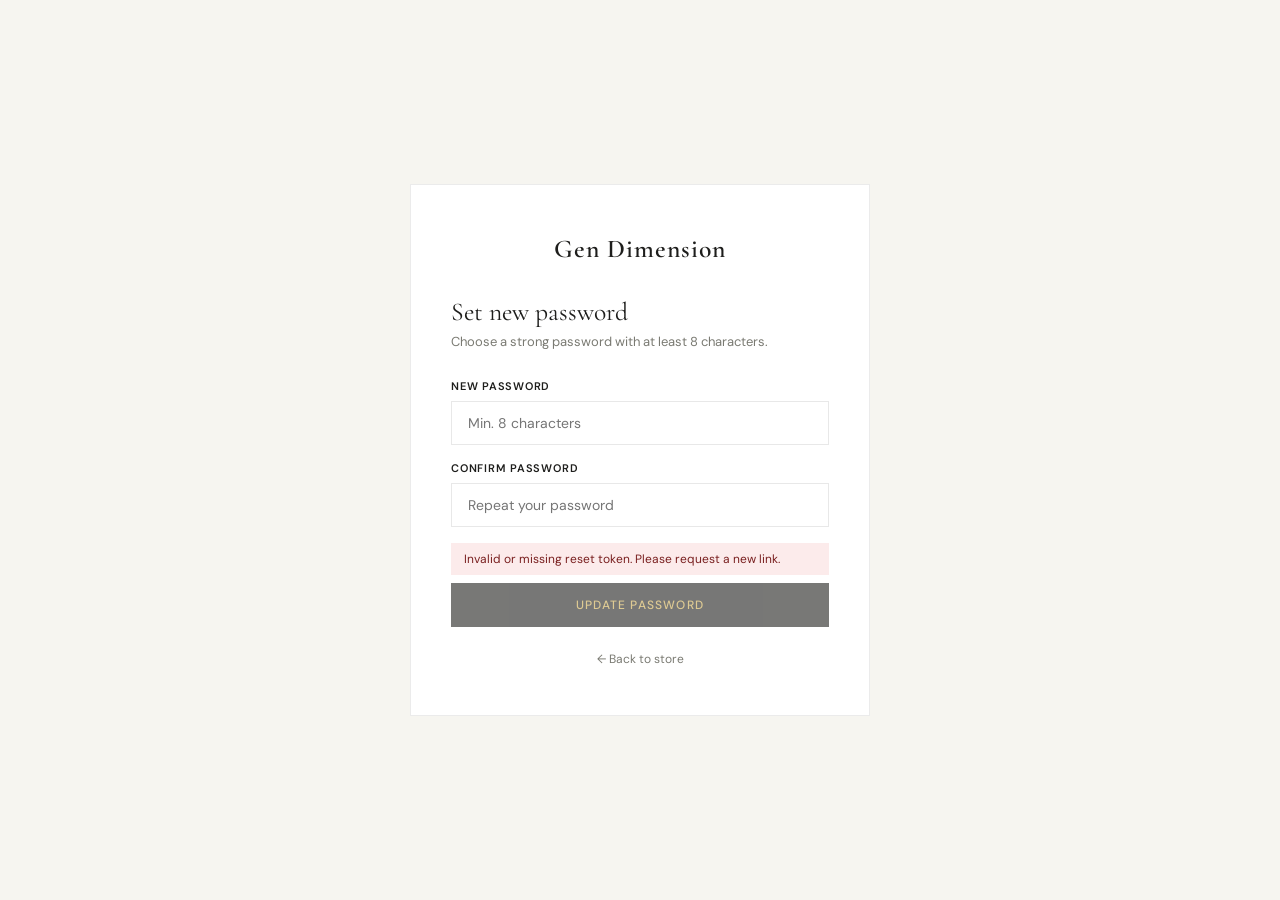
<file: reset-password.html>
<!DOCTYPE html>
<html lang="en-ZA">
<head>
  <meta charset="UTF-8" />
  <meta name="viewport" content="width=device-width, initial-scale=1.0" />
  <title>Reset Password — Gen Dimension</title>
  <link rel="icon" type="image/png" sizes="64x64" href="images/favicon.png" />
  <link rel="preconnect" href="https://fonts.googleapis.com" />
  <link rel="preconnect" href="https://fonts.gstatic.com" crossorigin />
  <link href="https://fonts.googleapis.com/css2?family=Cormorant+Garamond:ital,wght@0,400;0,600;1,400&family=DM+Sans:wght@300;400;500&display=swap" rel="stylesheet" />
  <style>
    *, *::before, *::after { box-sizing: border-box; margin: 0; padding: 0; }
    :root {
      --primary: #1e1e1c;
      --accent:  #c9a84c;
      --light:   #f6f5f0;
      --muted:   #7a7a72;
      --white:   #ffffff;
      --border:  rgba(0,0,0,0.09);
    }
    body {
      font-family: 'DM Sans', sans-serif;
      background: var(--light);
      color: var(--primary);
      min-height: 100vh;
      display: flex;
      flex-direction: column;
      align-items: center;
      justify-content: center;
      padding: 2rem;
    }
    .reset-box {
      background: var(--white);
      max-width: 460px;
      width: 100%;
      padding: 3rem 2.5rem;
      border: 0.5px solid rgba(0,0,0,0.08);
    }
    .reset-logo {
      font-family: 'Cormorant Garamond', serif;
      font-size: 1.6rem;
      font-weight: 600;
      color: var(--primary);
      letter-spacing: 0.04em;
      margin-bottom: 2rem;
      text-align: center;
    }
    .reset-title {
      font-family: 'Cormorant Garamond', serif;
      font-size: 1.6rem;
      font-weight: 400;
      margin-bottom: 0.4rem;
    }
    .reset-sub {
      font-size: 13px;
      color: var(--muted);
      margin-bottom: 1.8rem;
    }
    .form-label {
      display: block;
      font-size: 11px;
      font-weight: 600;
      letter-spacing: 0.07em;
      text-transform: uppercase;
      color: var(--primary);
      margin-bottom: 0.5rem;
    }
    .form-group { margin-bottom: 1rem; }
    input[type="password"] {
      width: 100%;
      padding: 0.75rem 1rem;
      border: 1px solid var(--border);
      font-family: inherit;
      font-size: 14px;
      background: var(--white);
      color: var(--primary);
      outline: none;
      transition: border-color 0.2s;
    }
    input[type="password"]:focus { border-color: var(--accent); }
    .reset-btn {
      width: 100%;
      background: var(--primary);
      color: var(--accent);
      padding: 14px;
      font-family: 'DM Sans', sans-serif;
      font-size: 12px;
      font-weight: 500;
      letter-spacing: 0.1em;
      text-transform: uppercase;
      border: none;
      cursor: pointer;
      margin-top: 0.5rem;
      transition: background 0.2s;
    }
    .reset-btn:hover:not(:disabled) { background: #333; }
    .reset-btn:disabled { opacity: 0.6; cursor: not-allowed; }
    .auth-msg {
      font-size: 12px;
      min-height: 18px;
      padding: 0.5rem 0.8rem;
      margin-top: 0.75rem;
      display: none;
    }
    .auth-msg.error   { display: block; background: #FCEBEB; color: #791F1F; }
    .auth-msg.success { display: block; background: #EAF3DE; color: #27500A; }
    .reset-back {
      display: block;
      text-align: center;
      font-size: 12px;
      color: var(--muted);
      margin-top: 1.5rem;
      text-decoration: none;
    }
    .reset-back:hover { color: var(--primary); }
    #successView { display: none; text-align: center; }
    .success-icon {
      width: 64px; height: 64px;
      background: #dcfce7;
      border-radius: 50%;
      display: flex; align-items: center; justify-content: center;
      margin: 0 auto 1.25rem;
    }
    @media (max-width: 480px) {
      .reset-box { padding: 2rem 1.5rem; }
    }
  </style>
</head>
<body>
  <div class="reset-box">
    <div class="reset-logo">Gen Dimension</div>

    <!-- Reset Form -->
    <div id="formView">
      <div class="reset-title">Set new password</div>
      <p class="reset-sub">Choose a strong password with at least 8 characters.</p>

      <div class="form-group">
        <label class="form-label" for="new-password">New Password</label>
        <input type="password" id="new-password" placeholder="Min. 8 characters"
               onkeydown="if(event.key==='Enter')submitReset()" />
      </div>
      <div class="form-group">
        <label class="form-label" for="confirm-password">Confirm Password</label>
        <input type="password" id="confirm-password" placeholder="Repeat your password"
               onkeydown="if(event.key==='Enter')submitReset()" />
      </div>

      <div class="auth-msg" id="resetMsg"></div>
      <button class="reset-btn" id="resetBtn" onclick="submitReset()">Update Password</button>
      <a class="reset-back" href="index.html">← Back to store</a>
    </div>

    <!-- Success View -->
    <div id="successView">
      <div class="success-icon">
        <svg width="28" height="28" viewBox="0 0 24 24" fill="none" stroke="#166534" stroke-width="2.5" stroke-linecap="round" stroke-linejoin="round"><polyline points="20 6 9 17 4 12"/></svg>
      </div>
      <div class="reset-title">Password updated!</div>
      <p class="reset-sub" style="margin-bottom:1.5rem;">Your password has been changed. Redirecting you to the store…</p>
      <a class="reset-btn" href="index.html" style="display:inline-block;text-align:center;text-decoration:none;">Go to Store</a>
    </div>
  </div>

  <script>
    const params = new URLSearchParams(location.search);
    const TOKEN  = params.get('token') || '';

    if (!TOKEN) {
      const msg = document.getElementById('resetMsg');
      msg.textContent = 'Invalid or missing reset token. Please request a new link.';
      msg.className   = 'auth-msg error';
      document.getElementById('resetBtn').disabled = true;
    }

    async function submitReset() {
      const password = document.getElementById('new-password').value;
      const confirm  = document.getElementById('confirm-password').value;
      const msg      = document.getElementById('resetMsg');
      const btn      = document.getElementById('resetBtn');

      msg.className = 'auth-msg';
      msg.textContent = '';

      if (!password) {
        msg.textContent = 'Please enter a new password.';
        msg.className   = 'auth-msg error';
        return;
      }
      if (password.length < 8) {
        msg.textContent = 'Password must be at least 8 characters.';
        msg.className   = 'auth-msg error';
        return;
      }
      if (password !== confirm) {
        msg.textContent = 'Passwords do not match.';
        msg.className   = 'auth-msg error';
        return;
      }

      btn.textContent = 'Updating…';
      btn.disabled    = true;

      try {
        const res  = await fetch('backend/auth.php?action=reset-password', {
          method:  'POST',
          headers: { 'Content-Type': 'application/json' },
          body:    JSON.stringify({ token: TOKEN, password }),
        });
        const data = await res.json();

        if (data.success) {
          document.getElementById('formView').style.display    = 'none';
          document.getElementById('successView').style.display = 'block';
          setTimeout(() => { location.href = 'index.html'; }, 3000);
        } else {
          msg.textContent = data.error || 'Reset failed. Please try again.';
          msg.className   = 'auth-msg error';
          btn.textContent = 'Update Password';
          btn.disabled    = false;
        }
      } catch (e) {
        msg.textContent = 'Connection error. Please try again.';
        msg.className   = 'auth-msg error';
        btn.textContent = 'Update Password';
        btn.disabled    = false;
      }
    }
  </script>
</body>
</html>
</file>
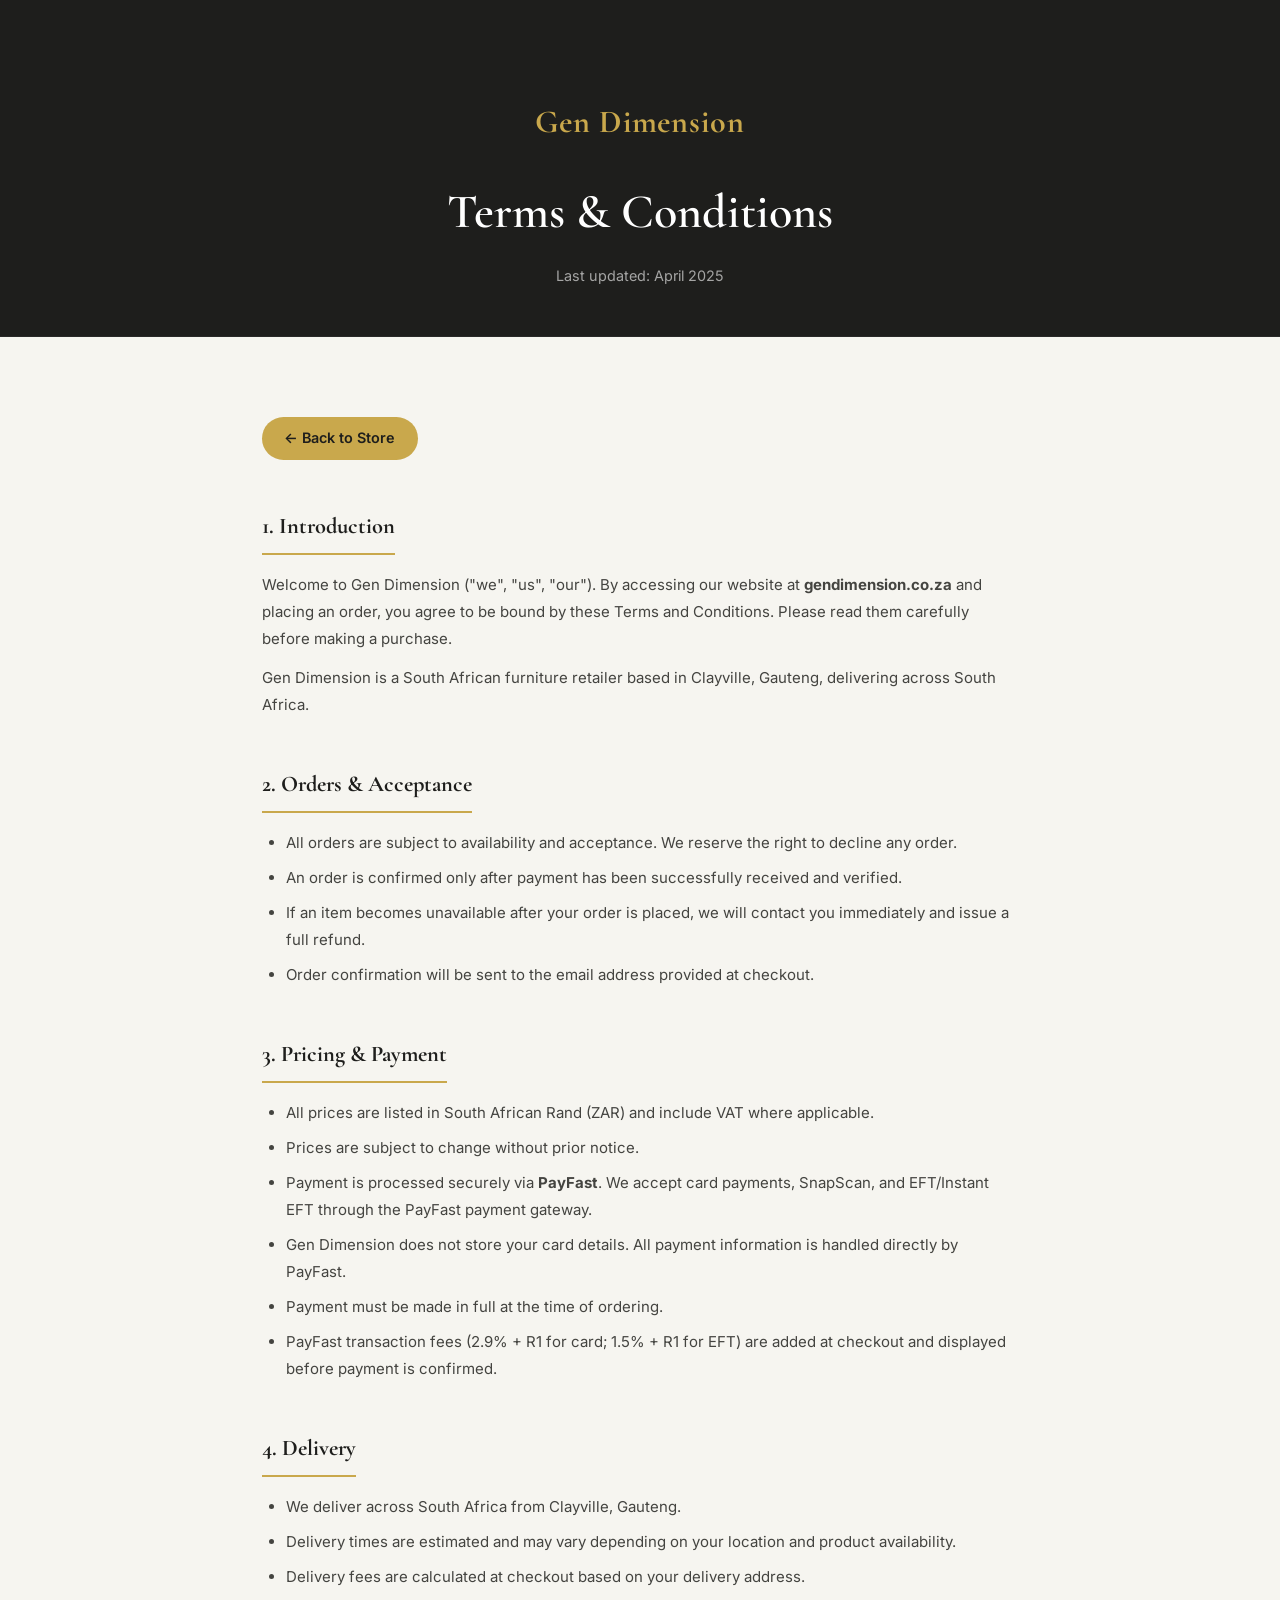
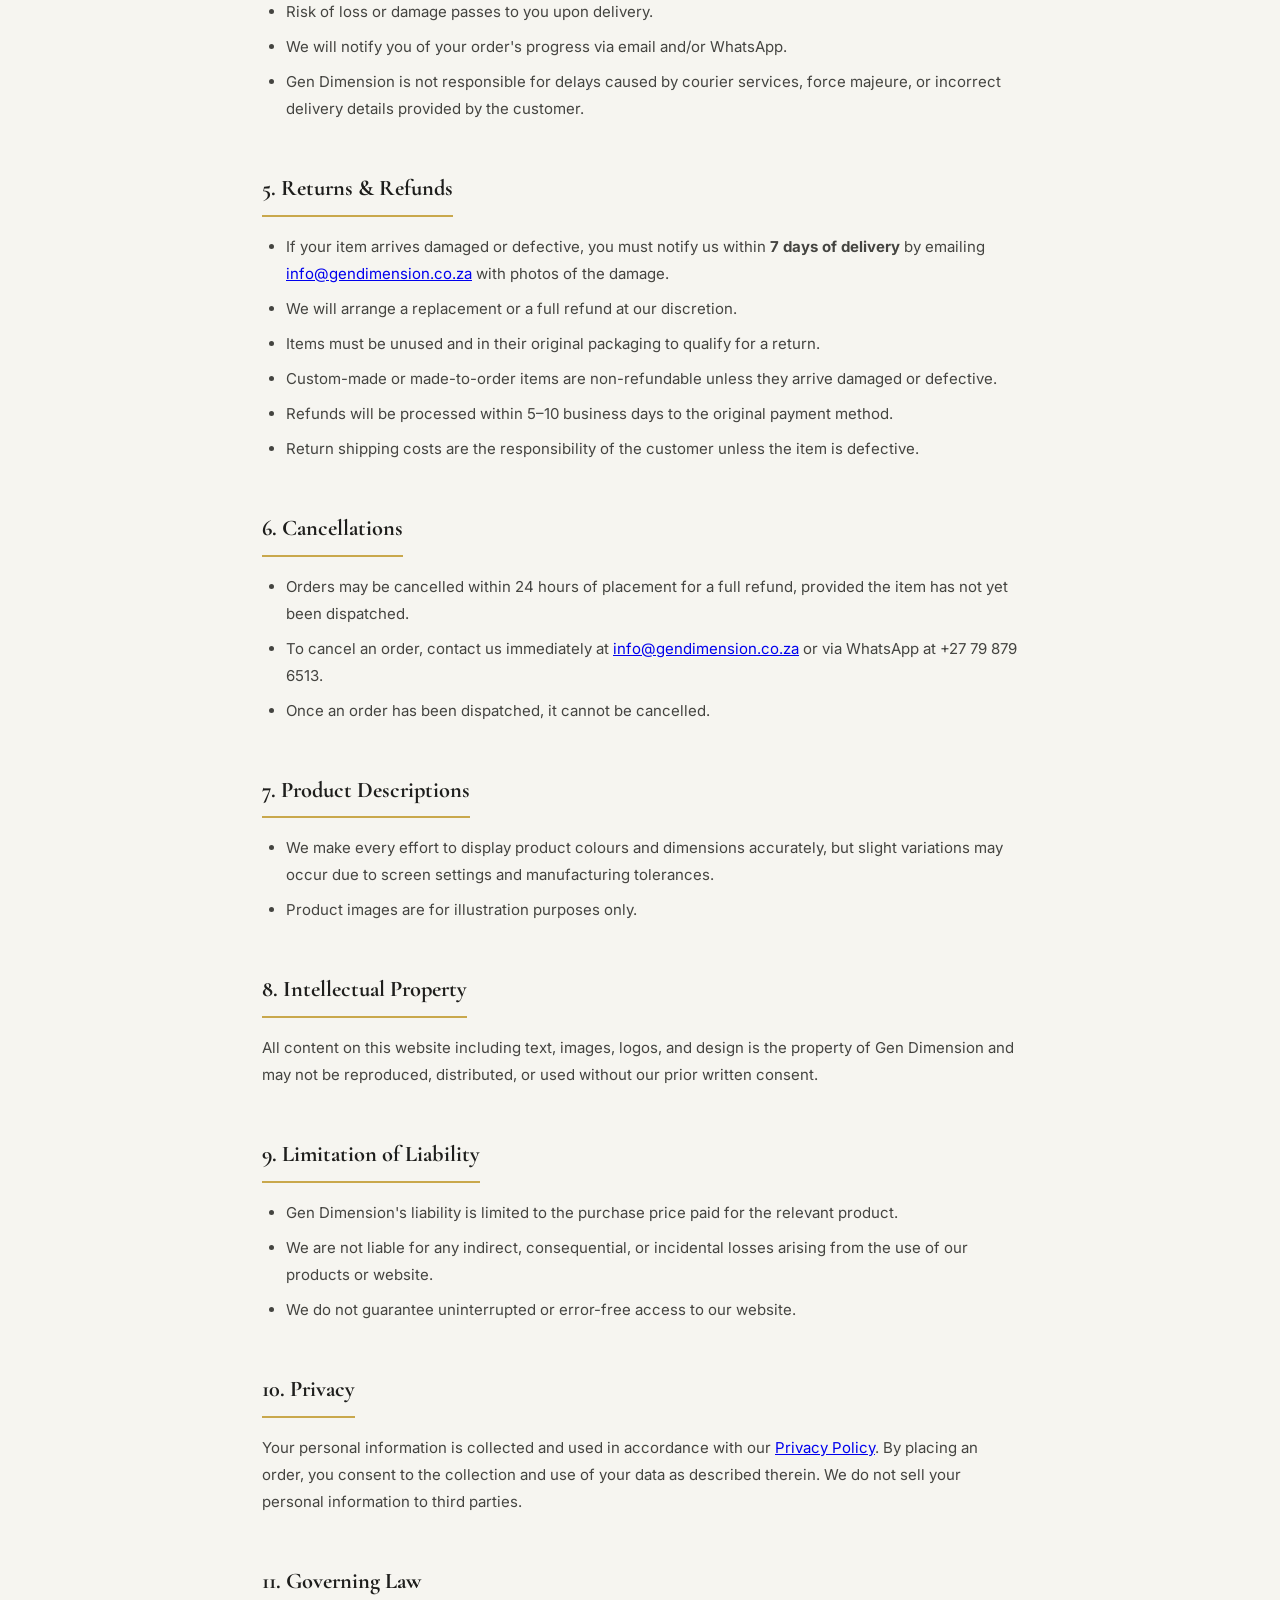
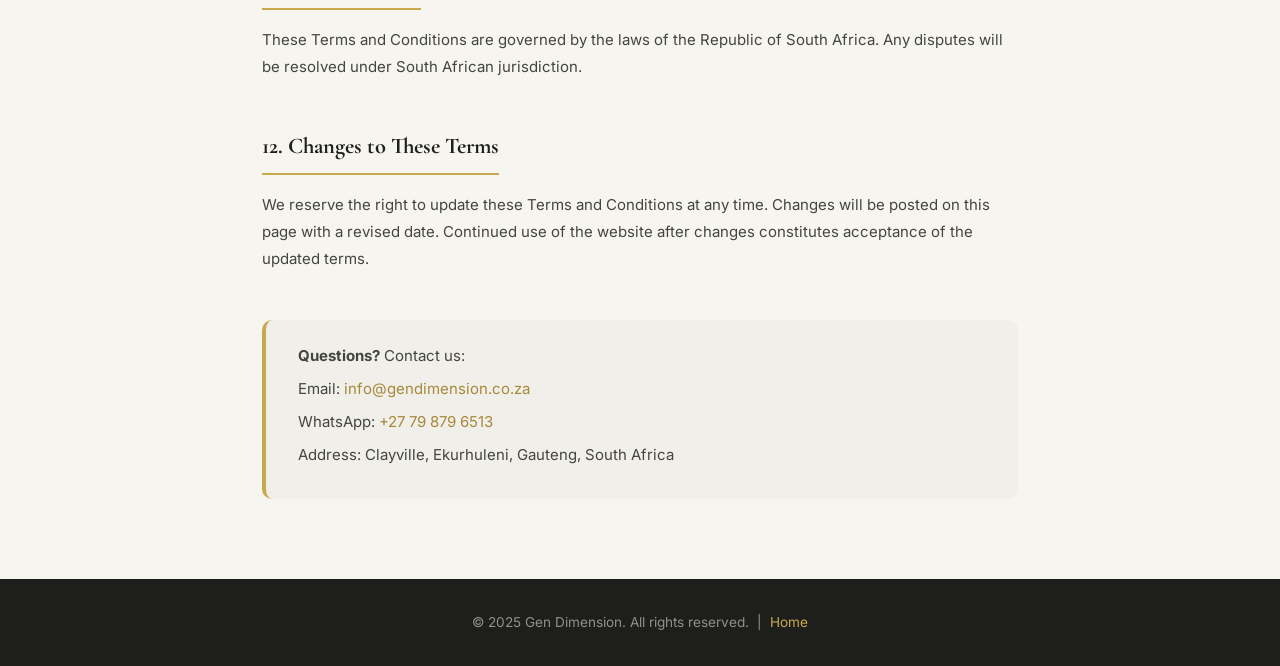
<file: terms.html>
<!DOCTYPE html>
<html lang="en-ZA">
<head>
  <meta charset="UTF-8" />
  <meta name="viewport" content="width=device-width, initial-scale=1.0" />
  <title>Terms &amp; Conditions | Gen Dimension</title>
  <meta name="description" content="Terms and Conditions for Gen Dimension — South African furniture store. Read our policies on orders, delivery, returns, and payments." />
  <link rel="stylesheet" href="css/style.css" />
  <link rel="icon" href="images/favicon.png" type="image/png" />
  <style>
    .terms-hero {
      background: var(--primary);
      color: var(--white);
      padding: var(--space-12) var(--space-6) var(--space-8);
      text-align: center;
    }
    .terms-hero .logo-link {
      display: inline-block;
      font-family: 'Cormorant Garamond', Georgia, serif;
      font-size: 2rem;
      font-weight: 700;
      color: var(--accent);
      text-decoration: none;
      margin-bottom: var(--space-5);
      letter-spacing: 0.03em;
    }
    .terms-hero h1 {
      font-family: 'Cormorant Garamond', Georgia, serif;
      font-size: clamp(2rem, 5vw, 3rem);
      font-weight: 600;
      color: var(--white);
      margin-bottom: var(--space-3);
    }
    .terms-hero .subtitle {
      color: rgba(255,255,255,0.6);
      font-size: 0.9rem;
    }
    .terms-body {
      max-width: 820px;
      margin: 0 auto;
      padding: var(--space-10) var(--space-6);
    }
    .terms-section {
      margin-bottom: var(--space-8);
    }
    .terms-section h2 {
      font-family: 'Cormorant Garamond', Georgia, serif;
      font-size: 1.4rem;
      font-weight: 700;
      color: var(--primary);
      margin-bottom: var(--space-4);
      padding-bottom: var(--space-2);
      border-bottom: 2px solid var(--accent);
      display: inline-block;
    }
    .terms-section p,
    .terms-section li {
      color: var(--text-soft);
      margin-bottom: var(--space-3);
      line-height: 1.8;
    }
    .terms-section ul {
      padding-left: var(--space-5);
    }
    .terms-section li { margin-bottom: var(--space-2); }
    .terms-contact-box {
      background: var(--surface-2);
      border-left: 4px solid var(--accent);
      border-radius: var(--radius);
      padding: var(--space-5) var(--space-6);
      margin-top: var(--space-6);
    }
    .terms-contact-box p { margin-bottom: var(--space-2); color: var(--text-soft); }
    .terms-contact-box a { color: var(--accent-dark); text-decoration: none; }
    .terms-contact-box a:hover { text-decoration: underline; }
    .terms-footer {
      background: var(--primary);
      color: rgba(255,255,255,0.5);
      text-align: center;
      padding: var(--space-6);
      font-size: 0.85rem;
    }
    .terms-footer a {
      color: var(--accent);
      text-decoration: none;
    }
    .terms-footer a:hover { text-decoration: underline; }
    .terms-back-btn {
      display: inline-flex;
      align-items: center;
      gap: var(--space-2);
      background: var(--accent);
      color: var(--primary);
      font-weight: 600;
      font-size: 0.9rem;
      padding: 0.6rem 1.4rem;
      border-radius: var(--radius-full);
      text-decoration: none;
      margin-bottom: var(--space-8);
      transition: background var(--duration) var(--ease);
    }
    .terms-back-btn:hover { background: var(--accent-dark); }
  </style>
</head>
<body>

  <!-- Hero -->
  <header class="terms-hero">
    <a href="index.html" class="logo-link">Gen Dimension</a>
    <h1>Terms &amp; Conditions</h1>
    <p class="subtitle">Last updated: April 2025</p>
  </header>

  <!-- Content -->
  <main class="terms-body">
    <a href="index.html" class="terms-back-btn">&#8592; Back to Store</a>

    <div class="terms-section">
      <h2>1. Introduction</h2>
      <p>Welcome to Gen Dimension ("we", "us", "our"). By accessing our website at <strong>gendimension.co.za</strong> and placing an order, you agree to be bound by these Terms and Conditions. Please read them carefully before making a purchase.</p>
      <p>Gen Dimension is a South African furniture retailer based in Clayville, Gauteng, delivering across South Africa.</p>
    </div>

    <div class="terms-section">
      <h2>2. Orders &amp; Acceptance</h2>
      <ul>
        <li>All orders are subject to availability and acceptance. We reserve the right to decline any order.</li>
        <li>An order is confirmed only after payment has been successfully received and verified.</li>
        <li>If an item becomes unavailable after your order is placed, we will contact you immediately and issue a full refund.</li>
        <li>Order confirmation will be sent to the email address provided at checkout.</li>
      </ul>
    </div>

    <div class="terms-section">
      <h2>3. Pricing &amp; Payment</h2>
      <ul>
        <li>All prices are listed in South African Rand (ZAR) and include VAT where applicable.</li>
        <li>Prices are subject to change without prior notice.</li>
        <li>Payment is processed securely via <strong>PayFast</strong>. We accept card payments, SnapScan, and EFT/Instant EFT through the PayFast payment gateway.</li>
        <li>Gen Dimension does not store your card details. All payment information is handled directly by PayFast.</li>
        <li>Payment must be made in full at the time of ordering.</li>
        <li>PayFast transaction fees (2.9% + R1 for card; 1.5% + R1 for EFT) are added at checkout and displayed before payment is confirmed.</li>
      </ul>
    </div>

    <div class="terms-section">
      <h2>4. Delivery</h2>
      <ul>
        <li>We deliver across South Africa from Clayville, Gauteng.</li>
        <li>Delivery times are estimated and may vary depending on your location and product availability.</li>
        <li>Delivery fees are calculated at checkout based on your delivery address.</li>
        <li>Risk of loss or damage passes to you upon delivery.</li>
        <li>We will notify you of your order's progress via email and/or WhatsApp.</li>
        <li>Gen Dimension is not responsible for delays caused by courier services, force majeure, or incorrect delivery details provided by the customer.</li>
      </ul>
    </div>

    <div class="terms-section">
      <h2>5. Returns &amp; Refunds</h2>
      <ul>
        <li>If your item arrives damaged or defective, you must notify us within <strong>7 days of delivery</strong> by emailing <a href="mailto:info@gendimension.co.za">info@gendimension.co.za</a> with photos of the damage.</li>
        <li>We will arrange a replacement or a full refund at our discretion.</li>
        <li>Items must be unused and in their original packaging to qualify for a return.</li>
        <li>Custom-made or made-to-order items are non-refundable unless they arrive damaged or defective.</li>
        <li>Refunds will be processed within 5–10 business days to the original payment method.</li>
        <li>Return shipping costs are the responsibility of the customer unless the item is defective.</li>
      </ul>
    </div>

    <div class="terms-section">
      <h2>6. Cancellations</h2>
      <ul>
        <li>Orders may be cancelled within 24 hours of placement for a full refund, provided the item has not yet been dispatched.</li>
        <li>To cancel an order, contact us immediately at <a href="mailto:info@gendimension.co.za">info@gendimension.co.za</a> or via WhatsApp at +27 79 879 6513.</li>
        <li>Once an order has been dispatched, it cannot be cancelled.</li>
      </ul>
    </div>

    <div class="terms-section">
      <h2>7. Product Descriptions</h2>
      <ul>
        <li>We make every effort to display product colours and dimensions accurately, but slight variations may occur due to screen settings and manufacturing tolerances.</li>
        <li>Product images are for illustration purposes only.</li>
      </ul>
    </div>

    <div class="terms-section">
      <h2>8. Intellectual Property</h2>
      <p>All content on this website including text, images, logos, and design is the property of Gen Dimension and may not be reproduced, distributed, or used without our prior written consent.</p>
    </div>

    <div class="terms-section">
      <h2>9. Limitation of Liability</h2>
      <ul>
        <li>Gen Dimension's liability is limited to the purchase price paid for the relevant product.</li>
        <li>We are not liable for any indirect, consequential, or incidental losses arising from the use of our products or website.</li>
        <li>We do not guarantee uninterrupted or error-free access to our website.</li>
      </ul>
    </div>

    <div class="terms-section">
      <h2>10. Privacy</h2>
      <p>Your personal information is collected and used in accordance with our <a href="index.html#privacy" onclick="openLegalModal && openLegalModal('privacy')">Privacy Policy</a>. By placing an order, you consent to the collection and use of your data as described therein. We do not sell your personal information to third parties.</p>
    </div>

    <div class="terms-section">
      <h2>11. Governing Law</h2>
      <p>These Terms and Conditions are governed by the laws of the Republic of South Africa. Any disputes will be resolved under South African jurisdiction.</p>
    </div>

    <div class="terms-section">
      <h2>12. Changes to These Terms</h2>
      <p>We reserve the right to update these Terms and Conditions at any time. Changes will be posted on this page with a revised date. Continued use of the website after changes constitutes acceptance of the updated terms.</p>
    </div>

    <div class="terms-contact-box">
      <p><strong>Questions?</strong> Contact us:</p>
      <p>Email: <a href="mailto:info@gendimension.co.za">info@gendimension.co.za</a></p>
      <p>WhatsApp: <a href="https://wa.me/27798796513" target="_blank" rel="noopener noreferrer">+27 79 879 6513</a></p>
      <p>Address: Clayville, Ekurhuleni, Gauteng, South Africa</p>
    </div>
  </main>

  <footer class="terms-footer">
    <p>&copy; 2025 Gen Dimension. All rights reserved. &nbsp;|&nbsp; <a href="index.html">Home</a></p>
  </footer>

</body>
</html>
</file>
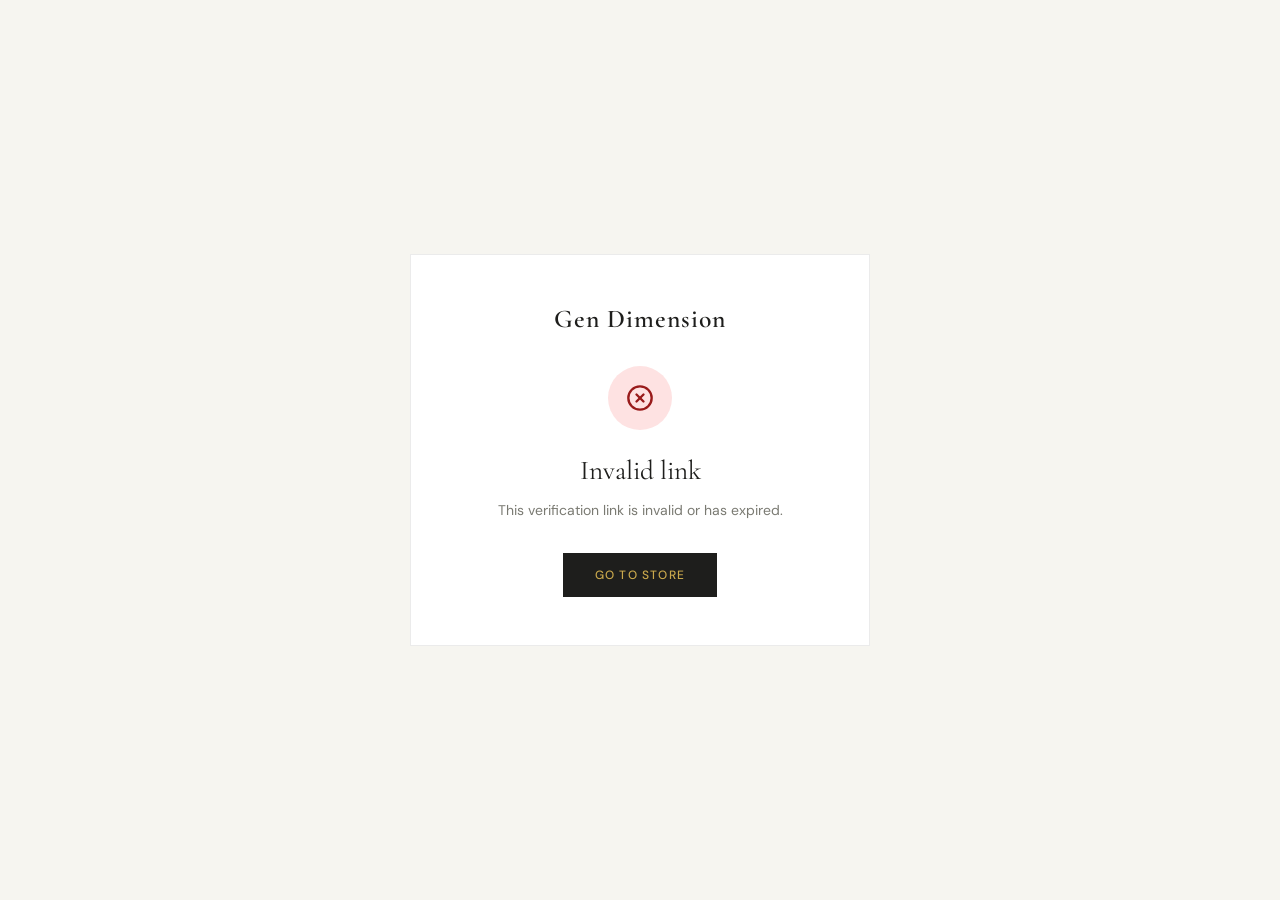
<file: verify.html>
<!DOCTYPE html>
<html lang="en-ZA">
<head>
  <meta charset="UTF-8" />
  <meta name="viewport" content="width=device-width, initial-scale=1.0" />
  <title>Verify Email — Gen Dimension</title>
  <link rel="icon" type="image/png" sizes="64x64" href="images/favicon.png" />
  <link rel="preconnect" href="https://fonts.googleapis.com" />
  <link rel="preconnect" href="https://fonts.gstatic.com" crossorigin />
  <link href="https://fonts.googleapis.com/css2?family=Cormorant+Garamond:ital,wght@0,400;0,600;1,400&family=DM+Sans:wght@300;400;500&display=swap" rel="stylesheet" />
  <style>
    *, *::before, *::after { box-sizing: border-box; margin: 0; padding: 0; }
    :root {
      --primary: #1e1e1c;
      --accent:  #c9a84c;
      --light:   #f6f5f0;
      --muted:   #7a7a72;
      --white:   #ffffff;
    }
    body {
      font-family: 'DM Sans', sans-serif;
      background: var(--light);
      color: var(--primary);
      min-height: 100vh;
      display: flex;
      flex-direction: column;
      align-items: center;
      justify-content: center;
      padding: 2rem;
    }
    .verify-box {
      background: var(--white);
      max-width: 460px;
      width: 100%;
      padding: 3rem 2.5rem;
      text-align: center;
      border: 0.5px solid rgba(0,0,0,0.08);
    }
    .verify-logo {
      font-family: 'Cormorant Garamond', serif;
      font-size: 1.6rem;
      font-weight: 600;
      color: var(--primary);
      letter-spacing: 0.04em;
      margin-bottom: 2rem;
    }
    .verify-icon {
      width: 64px;
      height: 64px;
      border-radius: 50%;
      display: flex;
      align-items: center;
      justify-content: center;
      margin: 0 auto 1.5rem;
    }
    .verify-icon.loading { background: #f0efe9; }
    .verify-icon.success { background: #dcfce7; }
    .verify-icon.error   { background: #fee2e2; }
    .verify-title {
      font-family: 'Cormorant Garamond', serif;
      font-size: 1.7rem;
      font-weight: 400;
      margin-bottom: 0.75rem;
    }
    .verify-sub {
      font-size: 14px;
      color: var(--muted);
      line-height: 1.6;
      margin-bottom: 2rem;
    }
    .verify-btn {
      display: inline-block;
      background: var(--primary);
      color: var(--accent);
      padding: 14px 32px;
      font-family: 'DM Sans', sans-serif;
      font-size: 12px;
      font-weight: 500;
      letter-spacing: 0.1em;
      text-transform: uppercase;
      text-decoration: none;
      border: none;
      cursor: pointer;
      transition: background 0.2s;
    }
    .verify-btn:hover { background: #333; }
    .spinner {
      width: 36px;
      height: 36px;
      border: 3px solid rgba(0,0,0,0.1);
      border-top-color: var(--accent);
      border-radius: 50%;
      animation: spin 0.8s linear infinite;
    }
    @keyframes spin { to { transform: rotate(360deg); } }
  </style>
</head>
<body>
  <div class="verify-box">
    <div class="verify-logo">Gen Dimension</div>

    <div class="verify-icon loading" id="verifyIcon">
      <div class="spinner" id="spinner"></div>
    </div>

    <div class="verify-title" id="verifyTitle">Verifying your email…</div>
    <p class="verify-sub" id="verifySub">Please wait a moment.</p>

    <div id="verifyAction" style="display:none">
      <a href="index.html" class="verify-btn">Go to Store</a>
    </div>
  </div>

  <script>
    (async () => {
      const params = new URLSearchParams(location.search);
      const token  = params.get('token') || '';
      const icon   = document.getElementById('verifyIcon');
      const title  = document.getElementById('verifyTitle');
      const sub    = document.getElementById('verifySub');
      const action = document.getElementById('verifyAction');
      const spinner = document.getElementById('spinner');

      if (!token) {
        icon.className  = 'verify-icon error';
        spinner.remove();
        icon.innerHTML  = '<svg width="28" height="28" viewBox="0 0 24 24" fill="none" stroke="#991b1b" stroke-width="2" stroke-linecap="round"><circle cx="12" cy="12" r="10"/><line x1="15" y1="9" x2="9" y2="15"/><line x1="9" y1="9" x2="15" y2="15"/></svg>';
        title.textContent = 'Invalid link';
        sub.textContent   = 'This verification link is invalid or has expired.';
        action.style.display = '';
        return;
      }

      try {
        const res  = await fetch('backend/auth.php?action=verify&token=' + encodeURIComponent(token));
        const data = await res.json();

        spinner.remove();

        if (data.success) {
          icon.className    = 'verify-icon success';
          icon.innerHTML    = '<svg width="28" height="28" viewBox="0 0 24 24" fill="none" stroke="#166534" stroke-width="2.5" stroke-linecap="round" stroke-linejoin="round"><polyline points="20 6 9 17 4 12"/></svg>';
          title.textContent = 'Email verified!';
          sub.textContent   = data.message || 'Your account is ready. You can now sign in.';
        } else {
          icon.className    = 'verify-icon error';
          icon.innerHTML    = '<svg width="28" height="28" viewBox="0 0 24 24" fill="none" stroke="#991b1b" stroke-width="2" stroke-linecap="round"><circle cx="12" cy="12" r="10"/><line x1="15" y1="9" x2="9" y2="15"/><line x1="9" y1="9" x2="15" y2="15"/></svg>';
          title.textContent = 'Verification failed';
          sub.textContent   = data.error || 'This link is invalid or has already been used.';
        }
      } catch (e) {
        spinner.remove();
        icon.className    = 'verify-icon error';
        icon.innerHTML    = '<svg width="28" height="28" viewBox="0 0 24 24" fill="none" stroke="#991b1b" stroke-width="2" stroke-linecap="round"><circle cx="12" cy="12" r="10"/><line x1="15" y1="9" x2="9" y2="15"/><line x1="9" y1="9" x2="15" y2="15"/></svg>';
        title.textContent = 'Connection error';
        sub.textContent   = 'Could not reach the server. Please try again.';
      }

      action.style.display = '';
    })();
  </script>
</body>
</html>
</file>
<file: css/style.css>
/* ===========================
   Gen Dimension — Global Styles
   =========================== */

@import url('https://fonts.googleapis.com/css2?family=Inter:wght@300;400;500;600;700&family=Cormorant+Garamond:ital,wght@0,400;0,600;0,700;1,400;1,600&display=swap');

*, *::before, *::after {
  box-sizing: border-box;
  margin: 0;
  padding: 0;
}

:root {
  /* ── Core Palette ──────────────────────────── */
  --primary:      #1e1e1c;
  --primary-soft: #2c2c2a;
  --accent:       #c9a84c;
  --accent-dark:  #a8883a;
  --accent-light: #e8d08a;
  --accent-glow:  rgba(201,168,76,0.18);

  /* ── Surfaces ──────────────────────────────── */
  --light:        #f6f5f0;
  --surface-1:    #ffffff;
  --surface-2:    #f0efe9;
  --surface-3:    #e8e6df;
  --white:        #ffffff;
  --text:         #1e1e1c;
  --text-soft:    #444440;
  --muted:        #7a7a72;
  --border:       rgba(0,0,0,0.09);
  --border-light: rgba(0,0,0,0.05);

  /* ── Shadows ───────────────────────────────── */
  --shadow-xs: 0 1px 3px rgba(0,0,0,0.07);
  --shadow-sm: 0 2px 8px rgba(0,0,0,0.07), 0 1px 2px rgba(0,0,0,0.04);
  --shadow-md: 0 4px 16px rgba(0,0,0,0.09), 0 2px 6px rgba(0,0,0,0.05);
  --shadow-lg: 0 12px 40px rgba(0,0,0,0.12), 0 4px 12px rgba(0,0,0,0.06);
  --shadow-xl: 0 24px 64px rgba(0,0,0,0.16), 0 8px 24px rgba(0,0,0,0.08);
  --shadow-accent: 0 8px 32px rgba(201,168,76,0.22);

  /* ── Radii ─────────────────────────────────── */
  --radius:    10px;
  --radius-sm: 6px;
  --radius-lg: 16px;
  --radius-xl: 24px;
  --radius-full: 9999px;

  /* ── Motion ────────────────────────────────── */
  --ease:       cubic-bezier(0.16, 1, 0.3, 1);
  --ease-in:    cubic-bezier(0.4, 0, 1, 1);
  --ease-out:   cubic-bezier(0, 0, 0.2, 1);
  --duration:   0.25s;
  --duration-lg: 0.45s;

  /* ── Spacing scale ─────────────────────────── */
  --space-1: 0.25rem;
  --space-2: 0.5rem;
  --space-3: 0.75rem;
  --space-4: 1rem;
  --space-5: 1.5rem;
  --space-6: 2rem;
  --space-8: 3rem;
  --space-10: 5rem;
  --space-12: 6rem;
}

html {
  scroll-behavior: smooth;
  -webkit-text-size-adjust: 100%;
}

body {
  font-family: 'Inter', 'Segoe UI', system-ui, -apple-system, sans-serif;
  font-size: 15px;
  line-height: 1.65;
  color: var(--text);
  background-color: var(--light);
  -webkit-font-smoothing: antialiased;
  -moz-osx-font-smoothing: grayscale;
  text-rendering: optimizeLegibility;
}

::selection {
  background: rgba(201,168,76,0.25);
  color: var(--primary);
}

img { max-width: 100%; height: auto; display: block; }

/* ─── Navigation ────────────────────────────────────────────── */
header {
  background: rgba(20,20,18,0.94);
  backdrop-filter: blur(20px) saturate(1.4);
  -webkit-backdrop-filter: blur(20px) saturate(1.4);
  position: sticky;
  top: 0;
  z-index: 100;
  border-bottom: 1px solid rgba(255,255,255,0.05);
  transition: background var(--duration) var(--ease);
}

nav {
  display: flex;
  align-items: center;
  justify-content: space-between;
  max-width: 1280px;
  margin: 0 auto;
  padding: 0.85rem 2rem;
  padding-left: max(2rem, env(safe-area-inset-left));
  padding-right: max(2rem, env(safe-area-inset-right));
  gap: 2rem;
}

.logo {
  color: var(--accent);
  font-size: 1.45rem;
  font-weight: 700;
  letter-spacing: 0.04em;
  text-decoration: none;
  flex-shrink: 0;
}

.nav-links {
  display: flex;
  list-style: none;
  gap: 0.25rem;
  align-items: center;
}

.nav-links a {
  color: rgba(255,255,255,0.78);
  text-decoration: none;
  font-size: 0.88rem;
  font-weight: 500;
  letter-spacing: 0.02em;
  padding: 0.5rem 0.75rem;
  border-radius: var(--radius-sm);
  transition: color var(--duration) var(--ease),
              background var(--duration) var(--ease);
  min-height: 44px;
  display: flex;
  align-items: center;
}

.nav-links a:hover {
  color: var(--accent);
  background: rgba(201,168,76,0.08);
}

.nav-right {
  display: flex;
  align-items: center;
  gap: 0.75rem;
  flex-shrink: 0;
}

/* ─── Hamburger ─────────────────────────────────────────────── */
.hamburger {
  display: none;
  flex-direction: column;
  justify-content: center;
  align-items: center;
  gap: 5px;
  width: 44px;
  height: 44px;
  background: none;
  border: none;
  cursor: pointer;
  padding: 6px;
  border-radius: var(--radius-sm);
  transition: background var(--duration);
}

.hamburger:hover { background: rgba(255,255,255,0.07); }

.hamburger span {
  display: block;
  width: 22px;
  height: 1.5px;
  background: rgba(255,255,255,0.85);
  border-radius: 2px;
  transition: transform 0.28s var(--ease), opacity 0.2s;
  transform-origin: center;
}

.hamburger.open span:nth-child(1) { transform: translateY(6.5px) rotate(45deg); }
.hamburger.open span:nth-child(2) { opacity: 0; transform: scaleX(0); }
.hamburger.open span:nth-child(3) { transform: translateY(-6.5px) rotate(-45deg); }

/* ─── Mobile Nav ────────────────────────────────────────────── */
.mobile-nav {
  max-height: 0;
  overflow: hidden;
  background: var(--primary);
  border-top: 1px solid rgba(255,255,255,0.06);
  transition: max-height 0.38s var(--ease);
}

.mobile-nav.open { max-height: 360px; }

.mobile-nav ul { list-style: none; padding: 0.5rem 0 0.75rem; }

.mobile-nav ul li a {
  display: flex;
  align-items: center;
  padding: 0 1.5rem;
  height: 50px;
  color: rgba(255,255,255,0.75);
  text-decoration: none;
  font-size: 0.95rem;
  font-weight: 500;
  transition: background var(--duration), color var(--duration);
}

.mobile-nav ul li a:hover {
  background: rgba(255,255,255,0.05);
  color: var(--accent);
}

/* ─── Buttons ───────────────────────────────────────────────── */
.btn {
  display: inline-flex;
  align-items: center;
  justify-content: center;
  gap: 0.4rem;
  background: var(--accent);
  color: var(--primary);
  padding: 0.65rem 1.5rem;
  min-height: 44px;
  border: none;
  border-radius: var(--radius);
  font-family: inherit;
  font-size: 0.88rem;
  font-weight: 700;
  letter-spacing: 0.03em;
  cursor: pointer;
  text-decoration: none;
  position: relative;
  overflow: hidden;
  touch-action: manipulation;
  transition: transform var(--duration) var(--ease),
              box-shadow var(--duration) var(--ease),
              background var(--duration) var(--ease);
}

.btn::after {
  content: '';
  position: absolute;
  inset: 0;
  background: linear-gradient(105deg, transparent 40%, rgba(255,255,255,0.2) 50%, transparent 60%);
  transform: translateX(-100%);
  transition: transform 0.55s var(--ease);
}

.btn:hover {
  transform: translateY(-2px);
  box-shadow: var(--shadow-accent);
}

.btn:hover::after { transform: translateX(100%); }

.btn:active { transform: translateY(0); }

.btn-full {
  width: 100%;
  text-align: center;
  padding: 0.85rem;
  font-size: 0.95rem;
}

.btn-ghost {
  padding: 0.75rem 1.8rem;
  border: 1.5px solid rgba(255,255,255,0.35);
  color: rgba(255,255,255,0.9);
  background: transparent;
  border-radius: var(--radius);
  font-family: inherit;
  font-weight: 600;
  font-size: 0.88rem;
  letter-spacing: 0.06em;
  text-transform: uppercase;
  cursor: pointer;
  transition: border-color var(--duration), color var(--duration), background var(--duration);
  text-decoration: none;
  display: inline-flex;
  align-items: center;
}

.btn-ghost:hover {
  border-color: var(--accent);
  color: var(--accent);
  background: rgba(201,168,76,0.06);
}

.btn-outline {
  background: none;
  border: 1.5px solid var(--primary);
  color: var(--primary);
  padding: 0.6rem 1.2rem;
  min-height: 44px;
  border-radius: var(--radius);
  font-family: inherit;
  font-weight: 600;
  cursor: pointer;
  font-size: 0.88rem;
  transition: background var(--duration), color var(--duration), transform var(--duration);
  flex-shrink: 0;
}

.btn-outline:hover {
  background: var(--primary);
  color: var(--white);
  transform: translateY(-1px);
}

.btn-sm {
  padding: 0.35rem 0.85rem;
  font-size: 0.8rem;
  min-height: 36px;
  border-radius: var(--radius-sm);
}

/* ─── Focus rings ────────────────────────────────────────────── */
:focus-visible {
  outline: 2px solid var(--accent);
  outline-offset: 3px;
  border-radius: var(--radius-sm);
}

/* ─── Hero ──────────────────────────────────────────────────── */
.hero {
  min-height: 92vh;
  display: flex;
  align-items: stretch;
  overflow: hidden;
  position: relative;
}

.hero-content {
  flex: 0 0 58%;
  display: flex;
  flex-direction: column;
  justify-content: center;
  padding: 5rem 4rem 5rem clamp(1.5rem, 5vw, 5rem);
  position: relative;
  z-index: 2;
  background: var(--primary);
}

.hero-eyebrow {
  font-size: 0.7rem;
  font-weight: 700;
  letter-spacing: 0.26em;
  text-transform: uppercase;
  color: var(--accent);
  margin-bottom: 1.4rem;
  opacity: 0;
  animation: fadeUp 0.6s 0.3s var(--ease) forwards;
}

.hero h1 {
  font-family: 'Cormorant Garamond', Georgia, serif;
  font-size: clamp(2.6rem, 5vw, 4.8rem);
  font-weight: 700;
  color: var(--white);
  line-height: 1.05;
  margin-bottom: 1.6rem;
}

.hero-word {
  display: inline-block;
  opacity: 0;
  transform: translateY(28px);
  animation: wordRise 0.7s var(--ease) forwards;
}

@keyframes wordRise {
  to { opacity: 1; transform: none; }
}

.hero p {
  font-size: 1.05rem;
  color: rgba(255,255,255,0.65);
  max-width: 440px;
  line-height: 1.75;
  margin-bottom: 2.4rem;
  opacity: 0;
  animation: fadeUp 0.7s 0.8s var(--ease) forwards;
}

.hero-actions {
  display: flex;
  gap: 1rem;
  flex-wrap: wrap;
  opacity: 0;
  animation: fadeUp 0.7s 1s var(--ease) forwards;
}

.hero-panel {
  flex: 0 0 42%;
  position: relative;
  overflow: hidden;
}

.hero-panel-inner {
  position: absolute;
  inset: 0;
  background: linear-gradient(150deg, #1a1a18 0%, #2e261e 100%);
  display: flex;
  align-items: flex-end;
  padding: 2.5rem;
}

.hero-panel-inner img {
  position: absolute;
  inset: 0;
  width: 100%;
  height: 100%;
  object-fit: cover;
  opacity: 0.5;
  animation: kenBurns 14s var(--ease-out) infinite alternate;
}

@keyframes kenBurns {
  from { transform: scale(1);    }
  to   { transform: scale(1.07) translate(-1%, -1%); }
}

.hero-panel-caption {
  position: relative;
  z-index: 2;
  color: var(--white);
}

.hero-panel-caption .panel-tag {
  display: block;
  font-size: 0.68rem;
  letter-spacing: 0.2em;
  text-transform: uppercase;
  color: var(--accent);
  margin-bottom: 0.3rem;
}

.hero-panel-caption .panel-title {
  font-family: 'Cormorant Garamond', Georgia, serif;
  font-size: 1.6rem;
  font-weight: 600;
  line-height: 1.2;
}

@keyframes fadeUp {
  from { opacity: 0; transform: translateY(20px); }
  to   { opacity: 1; transform: none; }
}

@keyframes slideRight {
  from { opacity: 0; transform: translateX(-30px); }
  to   { opacity: 1; transform: none; }
}

/* ─── Products ──────────────────────────────────────────────── */
#products { position: relative; }

.products {
  padding: 5rem 2rem;
  max-width: 1280px;
  margin: 0 auto;
}

.products h2 {
  text-align: center;
  font-size: clamp(1.6rem, 4vw, 2.2rem);
  margin-bottom: 2.5rem;
  letter-spacing: -0.02em;
}

.product-grid {
  display: grid;
  grid-template-columns: repeat(auto-fill, minmax(270px, 1fr));
  gap: 1.75rem;
}

.product-card {
  background: var(--surface-1);
  border-radius: var(--radius-lg);
  overflow: hidden;
  box-shadow: var(--shadow-sm);
  border: 1px solid var(--border-light);
  transition: transform var(--duration-lg) var(--ease),
              box-shadow var(--duration-lg) var(--ease);
}

.product-card:hover {
  transform: translateY(-6px);
  box-shadow: var(--shadow-lg);
}

.product-card-img-wrap {
  position: relative;
  overflow: hidden;
}

.product-card-img-wrap img,
.product-card img {
  width: 100%;
  height: 230px;
  object-fit: cover;
  display: block;
  transition: transform 0.7s var(--ease);
}

.product-card:hover .product-card-img-wrap img { transform: scale(1.06); }

.product-card-overlay {
  position: absolute;
  inset: 0;
  background: rgba(0,0,0,0);
  display: flex;
  align-items: center;
  justify-content: center;
  transition: background 0.38s var(--ease);
}

.product-card:hover .product-card-overlay { background: rgba(0,0,0,0.3); }

.btn-quick-view {
  padding: 0.6rem 1.3rem;
  background: rgba(255,255,255,0.96);
  color: var(--primary);
  border: none;
  border-radius: var(--radius-full);
  font-size: 0.78rem;
  font-weight: 700;
  letter-spacing: 0.07em;
  text-transform: uppercase;
  cursor: pointer;
  opacity: 0;
  transform: translateY(12px) scale(0.95);
  transition: opacity 0.3s var(--ease), transform 0.3s var(--ease), box-shadow 0.3s;
  box-shadow: var(--shadow-md);
}

.product-card:hover .btn-quick-view {
  opacity: 1;
  transform: none;
}

.btn-quick-view:hover { background: var(--white); box-shadow: var(--shadow-lg); }

.product-rating-badge {
  position: absolute;
  top: 0.65rem;
  right: 0.65rem;
  background: rgba(15,15,12,0.7);
  backdrop-filter: blur(8px);
  color: var(--white);
  font-size: 0.7rem;
  font-weight: 700;
  padding: 0.22rem 0.55rem;
  border-radius: var(--radius-full);
  display: flex;
  align-items: center;
  gap: 0.25rem;
  border: 1px solid rgba(255,255,255,0.12);
}

.product-card .card-body { padding: 1.25rem 1.25rem 1.5rem; }

.product-card h3 {
  font-size: 1rem;
  font-weight: 600;
  letter-spacing: -0.01em;
  margin-bottom: 0.3rem;
  color: var(--text);
}

.product-card .price {
  color: var(--accent-dark);
  font-weight: 700;
  font-size: 1.15rem;
  margin-bottom: 0.6rem;
  letter-spacing: -0.01em;
}

.product-card p {
  color: var(--muted);
  font-size: 0.875rem;
  line-height: 1.6;
  margin-bottom: 1rem;
}

.btn-add-cart {
  width: 100%;
  padding: 0.65rem;
  background: var(--primary);
  color: var(--accent);
  border: 1.5px solid var(--primary);
  border-radius: var(--radius);
  font-family: inherit;
  font-size: 0.8rem;
  font-weight: 700;
  letter-spacing: 0.07em;
  text-transform: uppercase;
  cursor: pointer;
  transition: background var(--duration) var(--ease),
              color var(--duration) var(--ease),
              transform var(--duration) var(--ease);
}

.btn-add-cart:hover {
  background: transparent;
  color: var(--primary);
  transform: translateY(-1px);
}

/* Filter buttons */
.filter-bar {
  display: flex;
  flex-wrap: wrap;
  gap: 0.5rem;
  justify-content: center;
  margin-bottom: 2rem;
}

.filter-bar button,
.filter-bar .filter-btn {
  min-height: 40px;
  padding: 0.4rem 1.1rem;
  font-size: 0.85rem;
  font-family: inherit;
  font-weight: 600;
  border-radius: var(--radius-full);
  border: 1.5px solid var(--border);
  background: var(--surface-1);
  color: var(--text-soft);
  cursor: pointer;
  transition: all var(--duration) var(--ease);
  letter-spacing: 0.02em;
  touch-action: manipulation;
}

.filter-bar button:hover,
.filter-bar .filter-btn:hover,
.filter-bar button.active,
.filter-bar .filter-btn.active {
  background: var(--primary);
  color: var(--accent);
  border-color: var(--primary);
  box-shadow: var(--shadow-sm);
}

/* ─── Section decorative elements ───────────────────────────── */
.section-num-bg {
  position: absolute;
  top: -0.3em;
  left: -0.05em;
  font-family: 'Cormorant Garamond', Georgia, serif;
  font-size: clamp(6rem, 12vw, 11rem);
  font-weight: 700;
  color: transparent;
  -webkit-text-stroke: 1px rgba(201,168,76,0.15);
  line-height: 1;
  pointer-events: none;
  user-select: none;
  z-index: 0;
}

.section-eyebrow {
  display: inline-block;
  font-size: 0.7rem;
  font-weight: 700;
  letter-spacing: 0.2em;
  text-transform: uppercase;
  color: var(--accent);
  margin-bottom: 0.6rem;
}

/* ─── Scroll animations ──────────────────────────────────────── */
[data-animate] {
  opacity: 0;
  transition: opacity 0.8s var(--ease), transform 0.8s var(--ease);
  will-change: opacity, transform;
}

[data-animate="fade-up"]    { transform: translateY(36px); }
[data-animate="fade-left"]  { transform: translateX(-36px); }
[data-animate="fade-right"] { transform: translateX(36px); }
[data-animate="scale-in"]   { transform: scale(0.93); }
[data-animate="reveal"]     { clip-path: inset(0 100% 0 0); opacity: 1; transition: clip-path 0.95s var(--ease); }

[data-animate].is-visible              { opacity: 1; transform: none; }
[data-animate="reveal"].is-visible     { clip-path: inset(0 0% 0 0); }

/* ─── About sections ─────────────────────────────────────────── */
.about {
  background-color: var(--surface-1);
  padding: 5rem 2rem;
}

.about-inner {
  max-width: 1200px;
  margin: 0 auto;
  display: grid;
  grid-template-columns: 1fr 1fr;
  gap: 3.5rem;
  align-items: center;
}

.about h2 {
  font-size: clamp(1.6rem, 4vw, 2.2rem);
  margin-bottom: 1rem;
  letter-spacing: -0.02em;
}

.about-hero {
  padding: 7rem 2rem;
  background: var(--primary);
  color: var(--white);
  text-align: center;
  position: relative;
  overflow: hidden;
}

.about-hero-inner {
  position: relative;
  z-index: 2;
  max-width: 700px;
  margin: 0 auto;
}

.about-hero h2 {
  font-family: 'Cormorant Garamond', Georgia, serif;
  font-size: clamp(2.4rem, 5vw, 4rem);
  font-weight: 700;
  line-height: 1.12;
  margin-bottom: 1.2rem;
}

.about-hero p {
  font-size: 1.08rem;
  color: rgba(255,255,255,0.68);
  line-height: 1.8;
}

.about-rule {
  display: block;
  width: 0;
  height: 2px;
  background: var(--accent);
  margin: 1.4rem auto 0;
  transition: width 1.2s var(--ease);
}

.about-rule.is-visible { width: 80px; }

/* About — Story */
.about-story {
  padding: 6rem 2rem;
  background: var(--light);
}

.about-story-inner {
  max-width: 1100px;
  margin: 0 auto;
  display: grid;
  grid-template-columns: 1fr 1fr;
  gap: 4.5rem;
  align-items: center;
}

.about-story-text h2,
.about-story-text h3 {
  font-family: 'Cormorant Garamond', Georgia, serif;
  font-size: clamp(2rem, 3.5vw, 2.8rem);
  font-weight: 700;
  line-height: 1.2;
  margin-bottom: 1.2rem;
  color: var(--primary);
}

.about-underline-phrase {
  position: relative;
  display: inline;
}

.about-underline-phrase::after {
  content: '';
  position: absolute;
  bottom: -2px;
  left: 0;
  width: 0;
  height: 2px;
  background: var(--accent);
  transition: width 1s 0.3s var(--ease);
}

.about-underline-phrase.underline-active::after { width: 100%; }

.about-story-text p {
  color: var(--muted);
  line-height: 1.85;
  margin-bottom: 1.1rem;
  font-size: 0.95rem;
}

.about-story-image { position: relative; }

.about-story-image-inner {
  width: 100%;
  aspect-ratio: 4/3;
  background: linear-gradient(135deg, #ece5d8, #d8cfc0);
  border-radius: var(--radius-lg);
  display: flex;
  align-items: center;
  justify-content: center;
  overflow: hidden;
  box-shadow: var(--shadow-lg);
}

.about-img-placeholder {
  font-family: 'Cormorant Garamond', Georgia, serif;
  font-size: 1.2rem;
  color: rgba(44,44,44,0.35);
  letter-spacing: 0.1em;
  text-transform: uppercase;
}

/* About — Mission */
.about-mission {
  padding: 6rem 2rem;
  background: var(--surface-1);
}

.about-mission-inner {
  max-width: 820px;
  margin: 0 auto;
  text-align: center;
}

.about-mission h2 {
  font-family: 'Cormorant Garamond', Georgia, serif;
  font-size: clamp(2rem, 3.5vw, 2.8rem);
  font-weight: 700;
  color: var(--primary);
  margin-bottom: 1.2rem;
  letter-spacing: -0.01em;
}

.about-mission p,
.about-mission-sub {
  color: var(--muted);
  line-height: 1.9;
  font-size: 1.05rem;
}

.about-quote {
  font-family: 'Cormorant Garamond', Georgia, serif;
  font-style: italic;
  font-size: clamp(1.7rem, 3.5vw, 2.5rem);
  font-weight: 600;
  color: var(--primary);
  line-height: 1.3;
  margin: 0 0 1.4rem;
  letter-spacing: -0.01em;
}

/* About — Stats */
.about-stats {
  padding: 5rem 2rem;
  background: var(--primary);
}

.about-stats-inner {
  max-width: 1000px;
  margin: 0 auto;
  display: grid;
  grid-template-columns: repeat(4, 1fr);
  gap: 2rem;
  text-align: center;
}

.stat-num,
.about-stat-num {
  font-family: 'Cormorant Garamond', Georgia, serif;
  font-size: clamp(2.4rem, 4vw, 3.8rem);
  font-weight: 700;
  color: var(--accent);
  line-height: 1;
  display: block;
}

.stat-label,
.about-stat-label {
  font-size: 0.72rem;
  letter-spacing: 0.16em;
  text-transform: uppercase;
  color: rgba(255,255,255,0.45);
  margin-top: 0.5rem;
  display: block;
}

/* About — Team */
.about-team {
  padding: 6rem 2rem;
  background: var(--light);
}

.about-team-inner { max-width: 1100px; margin: 0 auto; }

.about-team h2,
.about-team h3 {
  font-family: 'Cormorant Garamond', Georgia, serif;
  font-size: clamp(2rem, 3.5vw, 2.6rem);
  font-weight: 700;
  color: var(--primary);
  margin-bottom: 0.5rem;
}

.about-team > .about-team-inner > p {
  color: var(--muted);
  margin-bottom: 3rem;
  font-size: 0.95rem;
}

.team-grid {
  display: grid;
  grid-template-columns: repeat(3, 1fr);
  gap: 2rem;
}

.team-grid--two {
  grid-template-columns: repeat(2, 1fr);
  max-width: 900px;
  margin-left: auto;
  margin-right: auto;
}

.team-card {
  background: var(--surface-1);
  border-radius: var(--radius-lg);
  overflow: hidden;
  padding: 2.5rem 2rem;
  text-align: center;
  box-shadow: var(--shadow-sm);
  border: 1px solid var(--border-light);
  position: relative;
  transition: transform var(--duration-lg) var(--ease),
              box-shadow var(--duration-lg) var(--ease);
}

.team-card-top-border {
  position: absolute;
  top: 0;
  left: 0;
  height: 2px;
  width: 0;
  background: var(--accent);
  transition: width 0.45s var(--ease);
}

.team-card:hover .team-card-top-border { width: 100%; }

.team-card:hover {
  transform: translateY(-5px);
  box-shadow: var(--shadow-md);
}

.team-avatar {
  width: 90px;
  height: 90px;
  border-radius: 50%;
  background: linear-gradient(135deg, var(--accent) 0%, var(--accent-dark) 100%);
  margin: 0 auto 1.2rem;
  display: flex;
  align-items: center;
  justify-content: center;
  font-family: 'Cormorant Garamond', Georgia, serif;
  font-size: 1.9rem;
  color: var(--white);
  font-weight: 700;
  box-shadow: 0 4px 20px rgba(201,168,76,0.3);
}

.team-name {
  font-family: 'Cormorant Garamond', Georgia, serif;
  font-size: 1.35rem;
  font-weight: 700;
  color: var(--primary);
  margin-bottom: 0.2rem;
}

.team-role {
  font-size: 0.7rem;
  letter-spacing: 0.14em;
  text-transform: uppercase;
  color: var(--accent-dark);
  font-weight: 600;
  margin-bottom: 0.9rem;
}

.team-bio {
  font-size: 0.875rem;
  color: var(--muted);
  line-height: 1.65;
}

/* About — Values */
.about-values {
  padding: 6rem 2rem;
  background: var(--surface-1);
}

.about-values-inner { max-width: 1100px; margin: 0 auto; }

.about-values h2,
.about-values h3 {
  font-family: 'Cormorant Garamond', Georgia, serif;
  font-size: clamp(2rem, 3.5vw, 2.6rem);
  font-weight: 700;
  color: var(--primary);
  margin-bottom: 0.5rem;
}

.about-values > .about-values-inner > p {
  color: var(--muted);
  margin-bottom: 3rem;
  font-size: 0.95rem;
}

.values-grid {
  display: grid;
  grid-template-columns: repeat(auto-fill, minmax(220px, 1fr));
  gap: 1.75rem;
}

.value-card {
  border: 1px solid var(--border);
  border-radius: var(--radius-lg);
  padding: 2.25rem;
  position: relative;
  overflow: hidden;
  background: var(--surface-1);
  transition: border-color var(--duration) var(--ease),
              box-shadow var(--duration) var(--ease),
              transform var(--duration) var(--ease);
}

.value-card:hover {
  border-color: var(--accent);
  box-shadow: 0 4px 24px rgba(201,168,76,0.1);
  transform: translateY(-3px);
}

.value-num {
  font-family: 'Cormorant Garamond', Georgia, serif;
  font-size: 3.5rem;
  font-weight: 700;
  color: rgba(201,168,76,0.12);
  position: absolute;
  top: 0.5rem;
  right: 1rem;
  line-height: 1;
  transition: color var(--duration);
}

.value-card:hover .value-num { color: rgba(201,168,76,0.24); }

.value-icon { font-size: 1.6rem; margin-bottom: 0.85rem; }

.value-title {
  font-family: 'Cormorant Garamond', Georgia, serif;
  font-size: 1.3rem;
  font-weight: 700;
  color: var(--primary);
  margin-bottom: 0.55rem;
}

.value-desc {
  font-size: 0.875rem;
  color: var(--muted);
  line-height: 1.7;
}

/* ─── Testimonials ──────────────────────────────────────────── */
.testimonials {
  padding: 5rem 2rem;
  max-width: 1280px;
  margin: 0 auto;
}

.testimonials h2 {
  text-align: center;
  font-size: clamp(1.6rem, 4vw, 2.2rem);
  margin-bottom: 2.5rem;
  letter-spacing: -0.02em;
}

.testimonials-grid {
  display: grid;
  grid-template-columns: repeat(3, 1fr);
  gap: 1.5rem;
}

.testimonials-grid > * {
  background: var(--surface-1);
  border-radius: var(--radius-lg);
  padding: 2rem;
  box-shadow: var(--shadow-sm);
  border: 1px solid var(--border-light);
  transition: transform var(--duration-lg) var(--ease),
              box-shadow var(--duration-lg) var(--ease);
}

.testimonials-grid > *:hover {
  transform: translateY(-4px);
  box-shadow: var(--shadow-md);
}

/* ─── Contact ───────────────────────────────────────────────── */
.contact {
  padding: 5rem 2rem;
  max-width: 1100px;
  margin: 0 auto;
}

.contact h2 {
  text-align: center;
  font-size: clamp(1.6rem, 4vw, 2.2rem);
  margin-bottom: 2.5rem;
  letter-spacing: -0.02em;
}

.contact-grid {
  display: grid;
  grid-template-columns: 1fr 1fr;
  gap: 3rem;
  align-items: start;
}

.contact-form-col #contact-form {
  display: flex;
  flex-direction: column;
  gap: 1rem;
  background: var(--surface-1);
  border-radius: var(--radius-xl);
  padding: 2.5rem;
  box-shadow: var(--shadow-md);
  border: 1px solid var(--border-light);
}

.contact-reply-note {
  margin-top: 0.75rem;
  font-size: 0.8rem;
  color: var(--muted);
  text-align: center;
}

.contact-reply-note a {
  color: var(--accent-dark);
  text-decoration: none;
  font-weight: 500;
}

.contact-reply-note a:hover { text-decoration: underline; }

.contact-details {
  display: flex;
  flex-direction: column;
  gap: 1.1rem;
  margin-bottom: 1.5rem;
  background: var(--surface-1);
  border-radius: var(--radius-xl);
  padding: 1.75rem;
  border: 1px solid var(--border-light);
}

.contact-detail-item {
  display: flex;
  align-items: flex-start;
  gap: 0.85rem;
}

.contact-detail-item svg { margin-top: 2px; flex-shrink: 0; }

.contact-detail-item div {
  display: flex;
  flex-direction: column;
  gap: 0.15rem;
}

.contact-detail-item strong {
  font-size: 0.78rem;
  text-transform: uppercase;
  letter-spacing: 0.07em;
  color: var(--muted);
  font-weight: 600;
}

.contact-detail-item span,
.contact-detail-item a {
  font-size: 0.92rem;
  color: var(--text);
  text-decoration: none;
}

.contact-detail-item a:hover { color: var(--accent-dark); }

.contact-map-wrap {
  border-radius: 12px;
  overflow: hidden;
  box-shadow: var(--shadow-md);
  border: 1px solid var(--border-light);
}

@media (max-width: 768px) {
  .contact-grid {
    grid-template-columns: 1fr;
    gap: 2rem;
  }
}

.contact-row {
  display: grid;
  grid-template-columns: 1fr 1fr;
  gap: 1rem;
}

/* ─── Form inputs (global) ───────────────────────────────────── */
input, textarea, select {
  font-family: inherit;
  font-size: 0.93rem;
}

#contact-form input,
#contact-form textarea,
#order-form input,
#order-form textarea {
  padding: 0.8rem 1rem;
  min-height: 46px;
  border: 1.5px solid var(--border);
  border-radius: var(--radius);
  background: var(--surface-1);
  color: var(--text);
  font-family: inherit;
  font-size: 0.93rem;
  transition: border-color var(--duration) var(--ease),
              box-shadow var(--duration) var(--ease);
}

#contact-form input:focus,
#contact-form textarea:focus,
#order-form input:focus,
#order-form textarea:focus {
  outline: none;
  border-color: var(--accent);
  box-shadow: 0 0 0 3px rgba(201,168,76,0.12);
}

#contact-form input::placeholder,
#order-form input::placeholder,
#contact-form textarea::placeholder,
#order-form textarea::placeholder {
  color: var(--muted);
  font-size: 0.88rem;
}

#contact-form textarea { min-height: 130px; resize: vertical; }
#order-form textarea   { resize: vertical; min-height: 70px; }

/* ─── Newsletter ─────────────────────────────────────────────── */
.newsletter {
  padding: 5.5rem 2rem;
  background: var(--primary);
  position: relative;
  overflow: hidden;
}

.newsletter::before {
  content: '';
  position: absolute;
  inset: 0;
  background: radial-gradient(ellipse at 60% 50%, rgba(201,168,76,0.07) 0%, transparent 70%);
  pointer-events: none;
}

.newsletter-inner {
  max-width: 1100px;
  margin: 0 auto;
  display: flex;
  align-items: center;
  gap: 4rem;
  position: relative;
  z-index: 1;
}

.newsletter-left  { flex: 1; min-width: 0; }
.newsletter-right { flex: 0 0 420px; }

.newsletter h2,
.newsletter-heading {
  font-family: 'Cormorant Garamond', Georgia, serif;
  font-size: clamp(1.8rem, 3.5vw, 2.6rem);
  font-weight: 700;
  color: var(--white);
  margin-bottom: 0.6rem;
  line-height: 1.15;
}

.newsletter p,
.newsletter-sub {
  color: rgba(255,255,255,0.55);
  margin-bottom: 1rem;
  font-size: 0.93rem;
  line-height: 1.7;
}

.newsletter-privacy {
  margin-top: 0.6rem;
  font-size: 0.78rem;
  color: rgba(255,255,255,0.3);
  margin-bottom: 0;
}

.newsletter-form {
  display: flex;
  gap: 0.75rem;
  max-width: 460px;
  margin: 0 auto;
}

.newsletter-form input {
  flex: 1;
  padding: 0.85rem 1.2rem;
  border: 1.5px solid rgba(255,255,255,0.14);
  background: rgba(255,255,255,0.07);
  color: var(--white);
  border-radius: var(--radius);
  font-size: 0.9rem;
  outline: none;
  transition: border-color var(--duration), background var(--duration);
  min-height: 46px;
}

.newsletter-form input::placeholder { color: rgba(255,255,255,0.38); }

.newsletter-form input:focus {
  border-color: var(--accent);
  background: rgba(255,255,255,0.1);
}

.newsletter-btn {
  padding: 0.85rem 1.6rem;
  background: var(--accent);
  color: var(--primary);
  border: none;
  border-radius: var(--radius);
  font-family: inherit;
  font-weight: 700;
  font-size: 0.83rem;
  letter-spacing: 0.07em;
  text-transform: uppercase;
  cursor: pointer;
  white-space: nowrap;
  position: relative;
  overflow: hidden;
  transition: color 0.3s, transform var(--duration) var(--ease);
}

.newsletter-btn::before {
  content: '';
  position: absolute;
  inset: 0;
  background: var(--primary);
  transform: scaleX(0);
  transform-origin: left;
  transition: transform 0.38s var(--ease);
  z-index: 0;
}

.newsletter-btn:hover::before { transform: scaleX(1); }
.newsletter-btn:hover { color: var(--accent); transform: translateY(-1px); }
.newsletter-btn span  { position: relative; z-index: 1; }

#newsletter-success {
  display: none;
  margin-top: 1rem;
  color: var(--accent-light);
  font-size: 0.9rem;
  font-weight: 500;
}

/* ─── MoreTyme ────────────────────────────────────────────────── */
.moretyme-hero-strip {
  width: 100%;
  background: #000;
  text-align: center;
}
.moretyme-hero-strip a {
  display: block;
  max-width: 1200px;
  margin: 0 auto;
}
.moretyme-hero-strip img {
  display: block;
  width: 100%;
  height: auto;
}
.moretyme-banner-mobile  { display: none; }
.moretyme-banner-desktop { display: block; }
@media (max-width: 768px) {
  .moretyme-banner-desktop { display: none; }
  .moretyme-banner-mobile  { display: block; }
}

.card-moretyme {
  font-size: 11px;
  color: var(--muted);
  display: flex;
  align-items: center;
  gap: 0.25rem;
  flex-wrap: wrap;
  margin: -0.3rem 0 0.35rem;
}
.moretyme-inline-logo {
  height: 16px;
  vertical-align: middle;
  display: inline-block;
}

.modal-moretyme-box {
  background: #FFF9E6;
  border: 0.5px solid #F5C518;
  border-radius: var(--radius);
  padding: 0.9rem 1rem;
  margin-top: 0.75rem;
  text-align: center;
}
.modal-moretyme-logo {
  height: 20px;
  margin-bottom: 0.4rem;
}
.modal-moretyme-text {
  font-size: 0.8rem;
  color: var(--text-soft);
  margin: 0 0 0.35rem;
  line-height: 1.5;
}
.modal-moretyme-amount {
  font-size: 0.9rem;
  color: var(--accent-dark);
  margin: 0;
}

.moretyme-about {
  background: var(--surface-2);
  padding: var(--space-10) var(--space-6);
  text-align: center;
}
.moretyme-about-inner {
  max-width: 600px;
  margin: 0 auto;
}
.moretyme-about-logo {
  height: 36px;
  margin-bottom: var(--space-4);
}
.moretyme-about-heading {
  font-family: 'Cormorant Garamond', Georgia, serif;
  font-size: clamp(1.5rem, 3vw, 2rem);
  font-weight: 700;
  color: var(--primary);
  margin-bottom: var(--space-3);
}
.moretyme-about-body {
  color: var(--text-soft);
  font-size: 1rem;
  line-height: 1.75;
  margin-bottom: var(--space-4);
}
.moretyme-about-link {
  color: var(--accent-dark);
  font-weight: 600;
  text-decoration: none;
  font-size: 0.95rem;
  transition: color var(--duration);
}
.moretyme-about-link:hover { color: var(--accent); }

.moretyme-sticky-banner {
  display: none; /* shown via JS on mobile */
  position: fixed;
  bottom: 0;
  left: 0;
  width: 100%;
  z-index: 150;
  background: #000;
}
.moretyme-sticky-banner a { display: block; }
.moretyme-sticky-banner img { display: block; width: 100%; height: auto; }
.moretyme-sticky-close {
  position: absolute;
  top: 6px;
  right: 10px;
  background: rgba(0,0,0,0.45);
  color: #fff;
  border: none;
  border-radius: 50%;
  width: 22px;
  height: 22px;
  font-size: 14px;
  line-height: 1;
  cursor: pointer;
  display: flex;
  align-items: center;
  justify-content: center;
  z-index: 1;
}
@media (max-width: 768px) {
  .moretyme-sticky-banner { display: block; }
}

/* ─── Footer ─────────────────────────────────────────────────── */
.footer-main {
  background-color: #151513;
  background-image: radial-gradient(circle, rgba(255,255,255,0.025) 1px, transparent 1px);
  background-size: 26px 26px;
  color: rgba(255,255,255,0.55);
  padding: 5rem 2rem 2rem;
  position: relative;
}

.footer-grid {
  max-width: 1200px;
  margin: 0 auto;
  display: grid;
  grid-template-columns: 1.5fr 1fr 1fr 1.1fr;
  gap: 3rem;
  padding-bottom: 3.5rem;
}

.footer-logo {
  font-size: 1.95rem;
  font-weight: 700;
  margin-bottom: 0.7rem;
  line-height: 1;
}

.footer-logo-gen { color: rgba(255,255,255,0.82); }
.footer-logo-dim { color: var(--accent); }

.footer-tagline {
  font-size: 0.875rem;
  color: rgba(255,255,255,0.45);
  line-height: 1.68;
  margin-bottom: 0.35rem;
}

.footer-delivery-note {
  font-size: 0.77rem;
  color: rgba(255,255,255,0.3);
  margin-bottom: 0.6rem;
}

.footer-tagline-rule {
  display: block;
  margin-bottom: 1.4rem;
}

.footer-social {
  display: flex;
  gap: 0.6rem;
}

.social-icon {
  width: 38px;
  height: 38px;
  border-radius: 50%;
  background: rgba(255,255,255,0.05);
  border: 1px solid rgba(255,255,255,0.09);
  display: flex;
  align-items: center;
  justify-content: center;
  color: rgba(255,255,255,0.5);
  text-decoration: none;
  transition: background var(--duration) var(--ease),
              border-color var(--duration),
              color var(--duration),
              transform 0.3s var(--ease);
}

.social-icon:hover {
  background: rgba(201,168,76,0.14);
  border-color: rgba(201,168,76,0.4);
  color: var(--accent);
  transform: translateY(-3px);
}

.footer-col-title {
  display: flex;
  align-items: center;
  justify-content: space-between;
  font-size: 0.68rem;
  font-weight: 700;
  letter-spacing: 0.2em;
  text-transform: uppercase;
  color: rgba(255,255,255,0.82);
  margin-bottom: 1.25rem;
}

.footer-col-title-text { pointer-events: none; }

.footer-accordion-btn {
  display: none;
  background: none;
  border: none;
  color: rgba(255,255,255,0.45);
  cursor: pointer;
  padding: 0.25rem;
  line-height: 0;
  transition: transform 0.3s var(--ease);
}

.footer-accordion-btn.open { transform: rotate(180deg); }

.footer-links {
  list-style: none;
  display: flex;
  flex-direction: column;
  gap: 0.72rem;
}

.footer-links a {
  color: rgba(255,255,255,0.46);
  text-decoration: none;
  font-size: 0.875rem;
  display: inline-flex;
  align-items: center;
  gap: 0;
  transition: color var(--duration), gap var(--duration);
}

.footer-links a::before {
  content: "→";
  font-size: 0.78rem;
  opacity: 0;
  width: 0;
  overflow: hidden;
  transition: opacity var(--duration), width var(--duration);
}

.footer-links a:hover {
  color: rgba(255,255,255,0.85);
  gap: 0.4rem;
}

.footer-links a:hover::before {
  opacity: 1;
  width: 1em;
}

.footer-contact-list {
  list-style: none;
  display: flex;
  flex-direction: column;
  gap: 0.85rem;
  font-size: 0.875rem;
}

.footer-contact-list li {
  display: flex;
  align-items: flex-start;
  gap: 0.55rem;
  color: rgba(255,255,255,0.46);
  line-height: 1.55;
}

.footer-contact-list a {
  color: rgba(255,255,255,0.46);
  text-decoration: none;
  transition: color var(--duration);
}

.footer-contact-list a:hover { color: var(--accent); }

.footer-icon { flex-shrink: 0; margin-top: 2px; }
.footer-icon-wa { margin-top: 2px; }
.footer-hours-item { align-items: flex-start; }

.footer-hours {
  display: flex;
  flex-direction: column;
  gap: 0.25rem;
}

.footer-hours span { font-size: 0.8rem; color: rgba(255,255,255,0.38); }

.footer-divider {
  max-width: 1200px;
  margin: 0 auto;
  height: 0.5px;
  background: rgba(255,255,255,0.08);
}

.footer-bottom {
  max-width: 1200px;
  margin: 0 auto;
  padding-top: 1.6rem;
  display: flex;
  align-items: center;
  justify-content: space-between;
  gap: 1rem;
  flex-wrap: wrap;
  font-size: 0.73rem;
  color: rgba(255,255,255,0.28);
}

.footer-bottom-center { text-align: center; }

.footer-legal-links {
  display: flex;
  align-items: center;
  gap: 0.5rem;
  color: rgba(255,255,255,0.28);
}

.footer-legal-btn {
  background: none;
  border: none;
  color: rgba(255,255,255,0.28);
  font-size: 0.73rem;
  cursor: pointer;
  padding: 0;
  transition: color var(--duration);
  font-family: inherit;
}

.footer-legal-btn:hover { color: var(--accent); }

/* Legal modal */
.legal-modal-overlay {
  position: fixed;
  inset: 0;
  background: rgba(0,0,0,0.72);
  backdrop-filter: blur(4px);
  z-index: 4000;
  display: flex;
  align-items: center;
  justify-content: center;
  padding: 1rem;
}

.legal-modal-box {
  background: var(--white);
  border-radius: var(--radius-xl);
  max-width: 600px;
  width: 100%;
  max-height: 82vh;
  overflow-y: auto;
  padding: 2.75rem;
  position: relative;
  box-shadow: var(--shadow-xl);
}

.legal-modal-close {
  position: absolute;
  top: 1.1rem;
  right: 1.1rem;
  width: 36px;
  height: 36px;
  border-radius: 50%;
  background: var(--surface-2);
  border: none;
  font-size: 1.15rem;
  cursor: pointer;
  display: flex;
  align-items: center;
  justify-content: center;
  transition: background var(--duration), transform var(--duration);
  color: var(--primary);
}

.legal-modal-close:hover {
  background: var(--surface-3);
  transform: rotate(90deg);
}

#legal-modal-title {
  font-size: 1.75rem;
  margin-bottom: 1.25rem;
  color: var(--primary);
  letter-spacing: -0.02em;
}

#legal-modal-body {
  font-size: 0.9rem;
  color: var(--muted);
  line-height: 1.8;
}

#legal-modal-body p { margin-bottom: 0.9rem; }

/* ─── Admin Section Header ───────────────────────────────────── */
.admin-section-header {
  display: flex;
  justify-content: space-between;
  align-items: center;
  margin-bottom: 1rem;
}

.admin-section-header h2 { margin-bottom: 0; }

/* ─── Status Badge ───────────────────────────────────────────── */
.status-badge {
  display: inline-flex;
  align-items: center;
  padding: 0.22rem 0.7rem;
  border-radius: var(--radius-full);
  color: #fff;
  font-size: 0.72rem;
  font-weight: 700;
  text-transform: uppercase;
  letter-spacing: 0.05em;
}

.status-new        { background: var(--accent); color: var(--primary); }
.status-processing { background: #2563eb; }
.status-done       { background: #16a34a; }
.status-cancelled  { background: var(--muted); }

/* ─── Payment Status Badges ──────────────────────────────────── */
.pay-badge {
  display: inline-flex;
  align-items: center;
  padding: 0.22rem 0.65rem;
  border-radius: var(--radius-full);
  font-size: 0.72rem;
  font-weight: 700;
  white-space: nowrap;
  letter-spacing: 0.03em;
}

.pay-paid    { background: #dcfce7; color: #166534; }
.pay-pending { background: #fef9c3; color: #854d0e; }
.pay-unpaid  { background: #fee2e2; color: #991b1b; }

/* ─── WhatsApp Floating Button ───────────────────────────────── */
@keyframes wa-pulse {
  0%,  100% { box-shadow: 0 4px 18px rgba(37,211,102,0.4); }
  50%        { box-shadow: 0 4px 30px rgba(37,211,102,0.65); }
}

.wa-btn {
  position: fixed;
  bottom: max(26px, env(safe-area-inset-bottom));
  right: max(26px, env(safe-area-inset-right));
  z-index: 1000;
  display: flex;
  align-items: center;
  justify-content: center;
  width: 56px;
  height: 56px;
  border-radius: 50%;
  background: #25D366;
  box-shadow: 0 4px 18px rgba(37,211,102,0.4);
  text-decoration: none;
  animation: wa-pulse 2.8s var(--ease) infinite;
  transition: background var(--duration), transform var(--duration) var(--ease);
}

.wa-btn:hover {
  background: #1DA851;
  transform: scale(1.08);
  animation: none;
}

.wa-icon { width: 28px; height: 28px; fill: #ffffff; flex-shrink: 0; }

.wa-tooltip {
  position: absolute;
  right: calc(100% + 12px);
  top: 50%;
  transform: translateY(-50%);
  background: var(--white);
  color: var(--primary);
  font-size: 0.75rem;
  font-weight: 600;
  padding: 6px 12px;
  border-radius: var(--radius-full);
  white-space: nowrap;
  box-shadow: var(--shadow-md);
  pointer-events: none;
  opacity: 0;
  transition: opacity var(--duration);
}

.wa-btn:hover .wa-tooltip { opacity: 1; }

/* ─── Progress bar ───────────────────────────────────────────── */
#progress-bar {
  position: fixed;
  top: 0;
  left: 0;
  height: 2px;
  width: 0%;
  background: linear-gradient(90deg, var(--accent-dark), var(--accent), var(--accent-light));
  z-index: 9999;
  transition: width 0.1s linear;
}

/* ─── Custom cursor ──────────────────────────────────────────── */
@media (hover: hover) and (pointer: fine) {
  body.has-cursor { cursor: none; }
  body.has-cursor a,
  body.has-cursor button { cursor: none; }
}

#cursor-dot {
  position: fixed;
  width: 7px;
  height: 7px;
  background: var(--accent);
  border-radius: 50%;
  pointer-events: none;
  z-index: 10000;
  transform: translate(-50%, -50%);
}

#cursor-ring {
  position: fixed;
  width: 34px;
  height: 34px;
  border: 1.5px solid rgba(201,168,76,0.7);
  border-radius: 50%;
  pointer-events: none;
  z-index: 9999;
  transform: translate(-50%, -50%);
  transition: width 0.38s var(--ease), height 0.38s var(--ease), opacity 0.38s;
  opacity: 0.6;
}

#cursor-ring.cursor-expand {
  width: 54px;
  height: 54px;
  opacity: 0.35;
}

@media (hover: none) {
  #cursor-dot, #cursor-ring { display: none; }
}

/* ─── Back to top ────────────────────────────────────────────── */
.back-to-top {
  position: fixed;
  bottom: 2rem;
  right: 2rem;
  width: 44px;
  height: 44px;
  border-radius: 50%;
  background: var(--primary);
  color: var(--accent);
  border: 1.5px solid rgba(201,168,76,0.4);
  font-size: 1.15rem;
  display: flex;
  align-items: center;
  justify-content: center;
  cursor: pointer;
  opacity: 0;
  transform: translateY(16px);
  transition: opacity 0.38s var(--ease), transform 0.38s var(--ease),
              background var(--duration), box-shadow var(--duration);
  z-index: 500;
  pointer-events: none;
  box-shadow: var(--shadow-md);
}

.back-to-top.visible {
  opacity: 1;
  transform: none;
  pointer-events: auto;
}

.back-to-top:hover {
  background: var(--accent);
  color: var(--primary);
  box-shadow: var(--shadow-accent);
}

/* ─── Cookie consent ─────────────────────────────────────────── */
.cookie-banner {
  position: fixed;
  bottom: 1.5rem;
  left: 50%;
  transform: translateX(-50%) translateY(120px);
  background: rgba(22,22,20,0.96);
  backdrop-filter: blur(16px);
  color: rgba(255,255,255,0.82);
  padding: 1.1rem 1.5rem;
  border-radius: var(--radius-lg);
  border: 1px solid rgba(201,168,76,0.2);
  display: flex;
  align-items: center;
  gap: 1rem;
  max-width: 540px;
  width: 90%;
  z-index: 8000;
  animation: cookieSlide 0.5s 1.8s var(--ease) forwards;
  font-size: 0.86rem;
  box-shadow: var(--shadow-xl);
}

.cookie-banner p { flex: 1; line-height: 1.6; }

.cookie-banner .btn-sm { white-space: nowrap; padding: 0.45rem 1rem; font-size: 0.8rem; }

@keyframes cookieSlide {
  to { transform: translateX(-50%) translateY(0); }
}

/* ─── Order Modal ────────────────────────────────────────────── */
.modal-overlay {
  display: none;
  position: fixed;
  inset: 0;
  background: rgba(0,0,0,0.6);
  backdrop-filter: blur(6px);
  z-index: 200;
  align-items: center;
  justify-content: center;
  padding: 1rem;
}

.modal-overlay.active { display: flex; }

.modal {
  background: var(--white);
  border-radius: var(--radius-xl);
  padding: 2.25rem;
  width: 100%;
  max-width: 560px;
  max-height: 90vh;
  overflow-y: auto;
  position: relative;
  box-shadow: var(--shadow-xl);
}

.modal h2 {
  margin-bottom: 0.75rem;
  letter-spacing: -0.02em;
}

.modal-close {
  position: absolute;
  top: 1.1rem;
  right: 1.1rem;
  background: var(--surface-2);
  border: none;
  font-size: 1.2rem;
  cursor: pointer;
  color: var(--muted);
  line-height: 1;
  min-width: 36px;
  min-height: 36px;
  width: 36px;
  height: 36px;
  border-radius: 50%;
  display: flex;
  align-items: center;
  justify-content: center;
  transition: background var(--duration), color var(--duration), transform var(--duration);
}

.modal-close:hover {
  background: var(--surface-3);
  color: var(--primary);
  transform: rotate(90deg);
}

.modal-product-info {
  display: flex;
  justify-content: space-between;
  align-items: center;
  background: var(--surface-2);
  padding: 0.75rem 1rem;
  border-radius: var(--radius);
  margin-bottom: 1.25rem;
  font-weight: 600;
  border: 1px solid var(--border-light);
}

.modal-product-info span:last-child { color: var(--accent-dark); }

#order-form {
  display: flex;
  flex-direction: column;
  gap: 0.9rem;
}

#order-form label {
  display: flex;
  flex-direction: column;
  gap: 0.3rem;
  font-size: 0.82rem;
  font-weight: 600;
  color: var(--text-soft);
  letter-spacing: 0.02em;
}

.form-row {
  display: grid;
  grid-template-columns: 1fr 1fr;
  gap: 0.9rem;
}

.modal-total-row {
  display: flex;
  justify-content: space-between;
  align-items: center;
  padding: 0.85rem 0;
  border-top: 1px solid var(--border-light);
  font-size: 1rem;
}

.modal-total-row strong { font-size: 1.2rem; color: var(--accent-dark); }

/* ─── Modal Steps ────────────────────────────────────────────── */
.modal-steps {
  display: flex;
  align-items: center;
  gap: 0;
  margin-bottom: 1.75rem;
}

.modal-step {
  display: flex;
  align-items: center;
  gap: 0.45rem;
  flex-shrink: 0;
}

.step-num {
  width: 28px;
  height: 28px;
  border-radius: 50%;
  background: var(--surface-2);
  color: var(--muted);
  font-size: 0.78rem;
  font-weight: 700;
  display: flex;
  align-items: center;
  justify-content: center;
  transition: background var(--duration), color var(--duration);
  border: 1.5px solid var(--border);
}

.step-label {
  font-size: 0.83rem;
  color: var(--muted);
  font-weight: 500;
  transition: color var(--duration);
}

.modal-step.active .step-num {
  background: var(--accent);
  color: var(--primary);
  border-color: var(--accent);
  box-shadow: 0 0 0 4px rgba(201,168,76,0.15);
}

.modal-step.active .step-label { color: var(--primary); font-weight: 700; }

.step-connector {
  flex: 1;
  height: 1.5px;
  background: var(--border);
  margin: 0 0.75rem;
}

/* ─── Order Summary Box (modal step 1) ──────────────────────── */
.order-summary-box {
  background: var(--surface-2);
  border-radius: var(--radius);
  padding: 1rem 1.1rem;
  margin-bottom: 1.1rem;
  border: 1px solid var(--border-light);
  font-size: 0.9rem;
}

.order-summary-title {
  font-size: 0.72rem;
  font-weight: 700;
  text-transform: uppercase;
  letter-spacing: 0.12em;
  color: var(--muted);
  margin-bottom: 0.6rem;
}

.order-summary-row {
  display: flex;
  justify-content: space-between;
  padding: 0.22rem 0;
  color: var(--text-soft);
}

.order-summary-total {
  display: flex;
  justify-content: space-between;
  padding-top: 0.55rem;
  margin-top: 0.45rem;
  border-top: 1px solid var(--border);
  font-weight: 600;
}

.order-summary-total strong { color: var(--accent-dark); }

/* ─── Step 2: Order Summary ──────────────────────────────────── */
.step-heading {
  font-size: 0.72rem;
  font-weight: 700;
  text-transform: uppercase;
  letter-spacing: 0.14em;
  color: var(--muted);
  margin: 1.4rem 0 0.65rem;
}

.order-summary {
  background: var(--surface-2);
  border-radius: var(--radius);
  padding: 1rem 1.1rem;
  margin-bottom: 0.5rem;
  border: 1px solid var(--border-light);
}

.summary-row {
  display: flex;
  justify-content: space-between;
  align-items: center;
  font-size: 0.9rem;
  padding: 0.28rem 0;
}

.fee-note {
  font-size: 11px;
  color: #aaa;
  font-style: italic;
  margin-top: 0.4rem;
  text-align: right;
}

.summary-divider {
  border-top: 1px solid var(--border);
  margin: 0.55rem 0;
}

.summary-total-row { font-size: 1rem; font-weight: 600; }
.summary-total-row strong { color: var(--accent-dark); font-size: 1.1rem; }

/* ─── Step 2: Payment Method Cards ──────────────────────────── */
.payment-methods {
  display: flex;
  flex-direction: column;
  gap: 0.75rem;
  margin-bottom: 1.25rem;
}

.payment-card {
  border: 1.5px solid var(--border);
  border-radius: var(--radius-lg);
  padding: 1rem 1.1rem;
  cursor: pointer;
  transition: border-color var(--duration), background var(--duration), transform var(--duration);
  position: relative;
  overflow: hidden;
  background: var(--surface-1);
}

.payment-card:hover {
  border-color: rgba(201,168,76,0.5);
  background: rgba(201,168,76,0.03);
  transform: translateX(2px);
}

.payment-card.selected {
  border-color: var(--accent);
  background: rgba(201,168,76,0.05);
}

.payment-card.selected .pm-check { opacity: 1; }

.pm-badge {
  display: inline-block;
  background: var(--accent);
  color: var(--primary);
  font-size: 0.67rem;
  font-weight: 700;
  text-transform: uppercase;
  letter-spacing: 0.06em;
  padding: 0.2rem 0.6rem;
  border-radius: var(--radius-full);
  margin-bottom: 0.55rem;
}

.pm-left { display: flex; align-items: center; gap: 0.75rem; }

.pm-icons { display: flex; gap: 0.4rem; flex-shrink: 0; }

.pm-icons svg { width: 22px; height: 22px; color: var(--muted); }

.pm-info strong {
  display: block;
  font-size: 0.9rem;
  color: var(--primary);
  margin-bottom: 0.1rem;
  font-weight: 600;
}

.pm-info span { font-size: 0.78rem; color: var(--muted); }

.pm-check {
  position: absolute;
  top: 0.9rem;
  right: 1rem;
  width: 20px;
  height: 20px;
  border-radius: 50%;
  background: var(--accent);
  color: var(--primary);
  font-size: 0.72rem;
  font-weight: 900;
  display: flex;
  align-items: center;
  justify-content: center;
  opacity: 0;
  transition: opacity var(--duration);
}

/* ─── Province / Delivery ────────────────────────────────────── */
.courier-info-box {
  display: flex;
  align-items: flex-start;
  gap: 0.6rem;
  background: #EDE4D8;
  border-left: 3px solid #8B6F47;
  border-radius: var(--radius-sm);
  padding: 0.75rem 1rem;
  margin: 0.5rem 0 0.25rem;
  font-size: 0.85rem;
  color: #5a3e28;
  line-height: 1.55;
}
.courier-info-box p { margin: 0; }

.card-delivery-note {
  font-size: 10px;
  color: var(--muted);
  margin: -0.25rem 0 0.4rem;
  letter-spacing: 0.01em;
}

.cart-delivery-row {
  display: flex;
  justify-content: space-between;
  font-size: 0.8rem;
  color: var(--muted);
  padding: 0.2rem 0;
}

.confirm-breakdown {
  background: var(--surface-2);
  border-radius: var(--radius);
  padding: 0.9rem 1.1rem;
  margin: 0.5rem auto 0;
  max-width: 320px;
  text-align: left;
  font-size: 0.9rem;
}
.confirm-row {
  display: flex;
  justify-content: space-between;
  padding: 0.25rem 0;
  color: var(--text-soft);
}
.confirm-total { font-size: 1rem; font-weight: 600; color: var(--text); }
.confirm-divider {
  border-top: 1px solid var(--border);
  margin: 0.4rem 0;
}
.confirm-courier {
  font-size: 0.78rem;
  color: var(--muted);
  margin: 0.5rem 0 0;
  text-align: center;
}

/* ─── Step 2: Actions ────────────────────────────────────────── */
.terms-agree {
  margin: 0.75rem 0 0.25rem;
}
.terms-agree-label {
  display: flex;
  align-items: center;
  gap: 0.5rem;
  font-size: 0.875rem;
  color: var(--text-soft);
  cursor: pointer;
}
.terms-agree-label input[type="checkbox"] {
  accent-color: var(--accent);
  width: 1rem;
  height: 1rem;
  cursor: pointer;
  flex-shrink: 0;
}
.terms-agree-label a {
  color: var(--accent-dark);
  text-decoration: underline;
}
.terms-agree-label a:hover { color: var(--accent); }

.payment-actions {
  display: flex;
  gap: 0.75rem;
  margin-top: 0.5rem;
}

/* ─── Order Success Banner ───────────────────────────────────── */
.order-success-banner {
  position: fixed;
  bottom: 1.5rem;
  left: 50%;
  transform: translateX(-50%) translateY(80px);
  background: var(--primary);
  color: #fff;
  padding: 1rem 2rem;
  border-radius: var(--radius-full);
  font-size: 0.92rem;
  font-weight: 500;
  box-shadow: var(--shadow-lg);
  border: 1px solid rgba(201,168,76,0.2);
  opacity: 0;
  transition: transform 0.35s var(--ease), opacity 0.35s var(--ease);
  z-index: 300;
  white-space: nowrap;
}

.order-success-banner.visible {
  opacity: 1;
  transform: translateX(-50%) translateY(0);
}

/* ─── Payment Banners ────────────────────────────────────────── */
.payment-banner {
  display: flex;
  align-items: center;
  justify-content: space-between;
  gap: 1rem;
  padding: 1rem 1.5rem;
  font-size: 0.92rem;
  font-weight: 500;
  position: relative;
  z-index: 90;
}

.payment-banner--success {
  background: #f0fdf4;
  border-bottom: 2px solid #16a34a;
  color: #14532d;
}

.payment-banner--cancel {
  background: #fffbeb;
  border-bottom: 2px solid #d97706;
  color: #78350f;
}

.payment-banner a { color: inherit; font-weight: 700; text-decoration: underline; }

.payment-banner-close {
  background: none;
  border: none;
  font-size: 1.3rem;
  cursor: pointer;
  color: inherit;
  opacity: 0.55;
  line-height: 1;
  padding: 0 0.25rem;
  flex-shrink: 0;
  transition: opacity var(--duration);
}

.payment-banner-close:hover { opacity: 1; }

/* ─── Product Image Upload (admin) ──────────────────────────── */
.product-img-grid {
  display: grid;
  grid-template-columns: repeat(auto-fill, minmax(200px, 1fr));
  gap: 1rem;
}

.product-img-card {
  border: 1.5px solid var(--border-light);
  border-radius: var(--radius-lg);
  overflow: hidden;
  background: var(--surface-2);
  transition: box-shadow var(--duration), border-color var(--duration);
}

.product-img-card:hover {
  border-color: rgba(201,168,76,0.35);
  box-shadow: var(--shadow-sm);
}

.product-img-card img {
  width: 100%;
  height: 145px;
  object-fit: cover;
  display: block;
  background: var(--surface-3);
}

.product-img-card-body { padding: 0.85rem; }

.product-img-card-body strong {
  display: block;
  font-size: 0.875rem;
  font-weight: 600;
  margin-bottom: 0.65rem;
  white-space: nowrap;
  overflow: hidden;
  text-overflow: ellipsis;
  color: var(--text-soft);
}

.product-img-actions { display: flex; gap: 0.5rem; flex-wrap: wrap; }

.btn-upload {
  display: inline-flex;
  align-items: center;
  justify-content: center;
  background: var(--primary);
  color: var(--white);
  padding: 0.38rem 0.85rem;
  border-radius: var(--radius-sm);
  font-family: inherit;
  font-size: 0.78rem;
  font-weight: 600;
  cursor: pointer;
  border: none;
  min-height: 34px;
  transition: background var(--duration);
}

.btn-upload:hover { background: var(--primary-soft); }

.btn-remove-img {
  background: none;
  border: 1.5px solid var(--border);
  color: #dc2626;
  padding: 0.38rem 0.75rem;
  border-radius: var(--radius-sm);
  font-family: inherit;
  font-size: 0.78rem;
  cursor: pointer;
  min-height: 34px;
  transition: background var(--duration), border-color var(--duration);
}

.btn-remove-img:hover { background: #fef2f2; border-color: #dc2626; }

.img-size-warning {
  color: #dc2626;
  font-size: 0.75rem;
  margin-top: 0.4rem;
  display: none;
}

/* ─── Admin (legacy) ─────────────────────────────────────────── */
.admin-body { background-color: var(--surface-2); }

.admin-main {
  max-width: 900px;
  margin: 2rem auto;
  padding: 0 2rem;
}

.admin-main h1 { margin-bottom: 2rem; letter-spacing: -0.02em; }

.admin-section {
  background: var(--white);
  border-radius: var(--radius-lg);
  padding: 1.75rem;
  margin-bottom: 2rem;
  box-shadow: var(--shadow-sm);
  border: 1px solid var(--border-light);
}

.admin-section h2 { margin-bottom: 1rem; letter-spacing: -0.01em; }

#add-product-form { display: flex; flex-direction: column; gap: 0.85rem; }

#add-product-form input,
#add-product-form textarea {
  padding: 0.75rem 1rem;
  min-height: 44px;
  border: 1.5px solid var(--border);
  border-radius: var(--radius);
  font-size: 0.93rem;
  font-family: inherit;
  transition: border-color var(--duration), box-shadow var(--duration);
}

#add-product-form input:focus,
#add-product-form textarea:focus {
  outline: none;
  border-color: var(--accent);
  box-shadow: 0 0 0 3px rgba(201,168,76,0.1);
}

/* Orders table */
#orders-table-container { overflow-x: auto; -webkit-overflow-scrolling: touch; }

#orders-table-container table {
  width: 100%;
  border-collapse: collapse;
  font-size: 0.9rem;
  min-width: 600px;
}

#orders-table-container th,
#orders-table-container td {
  padding: 0.8rem 1rem;
  border-bottom: 1px solid var(--border-light);
  text-align: left;
}

#orders-table-container th {
  background: var(--primary);
  color: var(--white);
  font-size: 0.78rem;
  font-weight: 700;
  letter-spacing: 0.05em;
  text-transform: uppercase;
}

#orders-table-container tr:hover td { background: var(--surface-2); }

/* ─── Cart Button (nav) ──────────────────────────────────────── */
.cart-btn {
  position: relative;
  background: none;
  border: none;
  cursor: pointer;
  display: flex;
  align-items: center;
  justify-content: center;
  width: 44px;
  height: 44px;
  border-radius: var(--radius);
  transition: background var(--duration);
}

.cart-btn:hover { background: rgba(255,255,255,0.09); }

.cart-icon-svg { width: 22px; height: 22px; color: var(--white); flex-shrink: 0; }

.cart-badge {
  position: absolute;
  top: 5px;
  right: 5px;
  min-width: 17px;
  height: 17px;
  border-radius: var(--radius-full);
  background: var(--accent);
  color: var(--primary);
  font-size: 0.62rem;
  font-weight: 800;
  display: flex;
  align-items: center;
  justify-content: center;
  padding: 0 3px;
  pointer-events: none;
  box-shadow: 0 0 0 2px rgba(20,20,18,0.9);
}

/* ─── Cart Overlay ───────────────────────────────────────────── */
.cart-overlay {
  position: fixed;
  inset: 0;
  background: rgba(0,0,0,0.48);
  backdrop-filter: blur(2px);
  z-index: 300;
  opacity: 0;
  pointer-events: none;
  transition: opacity 0.28s var(--ease);
}

.cart-overlay.visible { opacity: 1; pointer-events: auto; }

/* ─── Cart Sidebar ───────────────────────────────────────────── */
.cart-sidebar {
  position: fixed;
  top: 0;
  right: 0;
  width: 380px;
  max-width: 100vw;
  height: 100%;
  background: var(--white);
  z-index: 310;
  display: flex;
  flex-direction: column;
  transform: translateX(100%);
  transition: transform 0.32s var(--ease);
  box-shadow: -8px 0 40px rgba(0,0,0,0.14);
}

.cart-sidebar.open { transform: translateX(0); }

.cart-sidebar-header {
  display: flex;
  align-items: center;
  justify-content: space-between;
  padding: 1.3rem 1.5rem;
  border-bottom: 1px solid var(--border-light);
  flex-shrink: 0;
}

.cart-sidebar-header h2 { font-size: 1.05rem; font-weight: 700; margin: 0; }

.cart-close {
  background: var(--surface-2);
  border: none;
  font-size: 1.15rem;
  cursor: pointer;
  color: var(--muted);
  line-height: 1;
  width: 34px;
  height: 34px;
  display: flex;
  align-items: center;
  justify-content: center;
  border-radius: 50%;
  transition: background var(--duration), color var(--duration), transform var(--duration);
}

.cart-close:hover {
  background: var(--surface-3);
  color: var(--primary);
  transform: rotate(90deg);
}

.cart-sidebar-body {
  flex: 1;
  overflow-y: auto;
  padding: 1.1rem 1.5rem;
  display: flex;
  flex-direction: column;
  gap: 0.75rem;
  overscroll-behavior: contain;
  -webkit-overflow-scrolling: touch;
}

.cart-empty {
  color: var(--muted);
  text-align: center;
  padding: 2.5rem 0;
  font-size: 0.93rem;
}

/* ─── Cart Item ──────────────────────────────────────────────── */
.cart-item {
  display: flex;
  align-items: flex-start;
  justify-content: space-between;
  gap: 0.75rem;
  padding-bottom: 0.85rem;
  border-bottom: 1px solid var(--border-light);
}

.cart-item:last-child { border-bottom: none; }

.cart-item-info {
  display: flex;
  flex-direction: column;
  gap: 0.15rem;
  flex: 1;
  min-width: 0;
}

.cart-item-name {
  font-weight: 600;
  font-size: 0.88rem;
  color: var(--primary);
  white-space: nowrap;
  overflow: hidden;
  text-overflow: ellipsis;
}

.cart-item-sub  { font-size: 0.76rem; color: var(--muted); }

.cart-item-price {
  font-size: 0.86rem;
  font-weight: 700;
  color: var(--accent-dark);
  margin-top: 0.2rem;
}

.cart-item-controls {
  display: flex;
  align-items: center;
  gap: 0.3rem;
  flex-shrink: 0;
}

.qty-btn {
  width: 28px;
  height: 28px;
  border-radius: var(--radius-sm);
  border: 1.5px solid var(--border);
  background: var(--surface-2);
  color: var(--primary);
  font-size: 0.95rem;
  font-weight: 700;
  cursor: pointer;
  display: flex;
  align-items: center;
  justify-content: center;
  transition: background var(--duration), border-color var(--duration);
  flex-shrink: 0;
}

.qty-btn:hover { background: var(--surface-3); border-color: rgba(0,0,0,0.16); }

.cart-item-qty {
  min-width: 22px;
  text-align: center;
  font-size: 0.88rem;
  font-weight: 700;
}

.cart-item-remove {
  width: 28px;
  height: 28px;
  border-radius: var(--radius-sm);
  border: none;
  background: none;
  color: #ccc;
  font-size: 1.15rem;
  cursor: pointer;
  display: flex;
  align-items: center;
  justify-content: center;
  transition: color var(--duration), background var(--duration);
  flex-shrink: 0;
}

.cart-item-remove:hover { color: #dc2626; background: #fef2f2; }

/* ─── Cart Footer ────────────────────────────────────────────── */
.cart-sidebar-footer {
  padding: 1.1rem 1.5rem 1.6rem;
  border-top: 1px solid var(--border-light);
  flex-shrink: 0;
  display: flex;
  flex-direction: column;
  gap: 0.85rem;
}

.cart-totals {
  display: flex;
  justify-content: space-between;
  align-items: center;
  font-size: 0.93rem;
}

.cart-totals strong { font-size: 1.1rem; color: var(--accent-dark); font-weight: 700; }

/* ─── Cart Toast ─────────────────────────────────────────────── */
.cart-toast {
  position: fixed;
  bottom: 1.5rem;
  left: 50%;
  transform: translateX(-50%) translateY(60px);
  background: var(--primary);
  color: var(--white);
  padding: 0.8rem 1.6rem;
  border-radius: var(--radius-full);
  font-size: 0.88rem;
  font-weight: 500;
  box-shadow: var(--shadow-lg);
  border: 1px solid rgba(201,168,76,0.15);
  opacity: 0;
  transition: transform 0.3s var(--ease), opacity 0.3s var(--ease);
  z-index: 400;
  white-space: nowrap;
  pointer-events: none;
}

.cart-toast.visible {
  opacity: 1;
  transform: translateX(-50%) translateY(0);
}

/* ─── Modal Cart Summary (step 1) ────────────────────────────── */
.modal-cart-summary {
  background: var(--surface-2);
  border-radius: var(--radius);
  padding: 0.9rem 1.1rem;
  margin-bottom: 1.3rem;
  font-size: 0.9rem;
  border: 1px solid var(--border-light);
}

/* ─── Multi-item cell (admin table) ─────────────────────────── */
.multi-items { font-size: 0.83rem; }

.item-count-badge {
  display: inline-flex;
  align-items: center;
  background: var(--accent);
  color: var(--primary);
  font-size: 0.68rem;
  font-weight: 700;
  padding: 0.15rem 0.55rem;
  border-radius: var(--radius-full);
  margin-bottom: 0.3rem;
}

.multi-item-row { color: var(--muted); line-height: 1.65; }

/* ─── Quick View modal ───────────────────────────────────────── */
.qv-overlay {
  position: fixed;
  inset: 0;
  background: rgba(0,0,0,0.65);
  backdrop-filter: blur(6px);
  z-index: 3000;
  display: flex;
  align-items: center;
  justify-content: center;
  padding: 1rem;
  opacity: 0;
  pointer-events: none;
  transition: opacity 0.3s var(--ease);
}

.qv-overlay.active { opacity: 1; pointer-events: auto; }

.qv-modal {
  background: var(--white);
  border-radius: var(--radius-xl);
  width: 100%;
  max-width: 880px;
  max-height: 90vh;
  overflow-y: auto;
  position: relative;
  transform: scale(0.93);
  transition: transform 0.38s var(--ease);
  box-shadow: var(--shadow-xl);
}

.qv-overlay.active .qv-modal { transform: scale(1); }

.qv-close {
  position: sticky;
  top: 0.75rem;
  float: right;
  margin: 0.75rem 0.75rem 0 0;
  width: 34px;
  height: 34px;
  border-radius: 50%;
  background: var(--surface-2);
  border: none;
  font-size: 1.05rem;
  cursor: pointer;
  display: flex;
  align-items: center;
  justify-content: center;
  z-index: 10;
  transition: background var(--duration), transform var(--duration);
  color: var(--primary);
}

.qv-close:hover { background: var(--surface-3); transform: rotate(90deg); }

.qv-body {
  display: grid;
  grid-template-columns: 55% 1fr;
  min-height: 420px;
  clear: both;
}

.qv-image-col {
  display: flex;
  flex-direction: column;
}

.qv-image-block {
  background: linear-gradient(135deg, #ece5d8, #d8cfc0);
  display: flex;
  align-items: center;
  justify-content: center;
  border-radius: var(--radius-xl) 0 0 var(--radius-xl);
  overflow: hidden;
  min-height: 380px;
  flex: 1;
}

.qv-image-block img { width: 100%; height: 100%; object-fit: cover; }

.qv-info-col {
  padding: 2rem 2rem 2rem 1.8rem;
  display: flex;
  flex-direction: column;
  gap: 0.9rem;
}

.qv-category {
  font-size: 0.68rem;
  font-weight: 700;
  letter-spacing: 0.2em;
  text-transform: uppercase;
  color: var(--accent-dark);
}

.qv-name {
  font-family: 'Cormorant Garamond', Georgia, serif;
  font-size: 1.9rem;
  font-weight: 700;
  color: var(--primary);
  line-height: 1.12;
}

.qv-rating-row {
  display: flex;
  align-items: center;
  gap: 0.4rem;
  font-size: 0.83rem;
  color: var(--muted);
}

.qv-price { font-size: 1.55rem; font-weight: 700; color: var(--primary); }
.qv-price span { color: var(--accent-dark); }

.moretyme-wrap { min-height: 28px; margin: 0.35rem 0 0.1rem; }

.qv-divider {
  border: none;
  border-top: 1px solid var(--border-light);
  margin: 0.2rem 0;
}

.qv-specs { list-style: none; }

.qv-specs li,
.qv-spec-row {
  display: flex;
  justify-content: space-between;
  align-items: center;
  font-size: 0.86rem;
  padding: 0.35rem 0;
  border-bottom: 1px solid var(--border-light);
  color: var(--text);
}

.qv-specs li span:first-child,
.qv-spec-row > span:first-child { color: var(--muted); }

.qv-swatch-label {
  font-size: 0.75rem;
  font-weight: 700;
  letter-spacing: 0.1em;
  text-transform: uppercase;
  color: var(--muted);
}

.qv-swatches { display: flex; gap: 0.5rem; flex-wrap: wrap; }

.qv-swatch {
  width: 28px;
  height: 28px;
  border-radius: 50%;
  border: 2px solid transparent;
  cursor: pointer;
  transition: transform var(--duration) var(--ease), border-color var(--duration);
  outline: none;
}

.qv-swatch:hover,
.qv-swatch.active { border-color: var(--accent); transform: scale(1.15); }

.qv-qty-row { display: flex; align-items: center; gap: 0.6rem; }

.qv-qty-ctrl {
  display: flex;
  align-items: center;
  gap: 0.4rem;
}

.qv-qty-row label {
  font-size: 0.75rem;
  font-weight: 700;
  letter-spacing: 0.1em;
  text-transform: uppercase;
  color: var(--muted);
}

.qv-qty-btn {
  width: 32px;
  height: 32px;
  border: 1.5px solid var(--border);
  background: transparent;
  border-radius: var(--radius);
  font-size: 1.05rem;
  cursor: pointer;
  display: flex;
  align-items: center;
  justify-content: center;
  transition: border-color var(--duration), background var(--duration);
  color: var(--primary);
}

.qv-qty-btn:hover { border-color: var(--accent); background: var(--accent-glow); }

#qv-qty-display,
#qv-qty-val {
  min-width: 28px;
  text-align: center;
  font-weight: 700;
  font-size: 0.98rem;
  color: var(--primary);
}

.qv-actions { display: flex; gap: 0.75rem; margin-top: auto; }

.qv-btn-cart {
  flex: 1;
  padding: 0.85rem;
  background: var(--primary);
  color: var(--accent);
  border: none;
  border-radius: var(--radius);
  font-family: inherit;
  font-weight: 700;
  font-size: 0.83rem;
  letter-spacing: 0.07em;
  text-transform: uppercase;
  cursor: pointer;
  transition: background var(--duration), color var(--duration), transform var(--duration);
}

.qv-btn-cart:hover {
  background: var(--accent);
  color: var(--primary);
  transform: translateY(-1px);
}

.qv-btn-wish,
.qv-wishlist-btn {
  width: 44px;
  height: 44px;
  border: 1.5px solid var(--border);
  background: transparent;
  border-radius: var(--radius);
  font-size: 1.1rem;
  cursor: pointer;
  display: flex;
  align-items: center;
  justify-content: center;
  transition: border-color var(--duration), background var(--duration);
  color: var(--primary);
  font-family: inherit;
  white-space: nowrap;
}

.qv-btn-wish:hover,
.qv-wishlist-btn:hover { border-color: var(--accent); background: var(--accent-glow); }

#qv-reviews {
  border-top: 1px solid var(--border-light);
  padding-top: 1rem;
  margin-top: 0.5rem;
}

/* ─── Reviews ────────────────────────────────────────────────── */
.reviews-section { font-size: 0.88rem; }

.reviews-header {
  display: flex;
  align-items: center;
  justify-content: space-between;
  margin-bottom: 1rem;
  flex-wrap: wrap;
  gap: 0.5rem;
}

.reviews-avg { display: flex; align-items: center; gap: 0.35rem; font-size: 0.88rem; color: var(--muted); }
.reviews-avg strong { color: var(--primary); font-size: 0.95rem; }

.stars-row { display: inline-flex; gap: 2px; vertical-align: middle; }
.reviews-count { font-size: 0.8rem; color: var(--muted); }

.btn-write-review {
  padding: 0.38rem 0.9rem;
  border: 1.5px solid var(--accent);
  background: transparent;
  color: var(--accent-dark);
  border-radius: var(--radius-sm);
  font-family: inherit;
  font-size: 0.75rem;
  font-weight: 700;
  letter-spacing: 0.06em;
  text-transform: uppercase;
  cursor: pointer;
  transition: background var(--duration), color var(--duration);
}

.btn-write-review:hover { background: var(--accent); color: var(--primary); }

.write-review-wrap { margin-bottom: 1rem; overflow: hidden; }

.write-review-inner {
  display: flex;
  flex-direction: column;
  gap: 0.65rem;
  padding: 1.1rem;
  background: var(--surface-2);
  border-radius: var(--radius);
  border: 1px solid var(--border-light);
}

.star-picker { display: flex; gap: 0.25rem; }

.star-pick-btn {
  background: none;
  border: none;
  cursor: pointer;
  padding: 2px;
  line-height: 0;
  transition: transform 0.15s var(--ease);
}

.star-pick-btn:hover { transform: scale(1.3); }

.rv-input {
  padding: 0.65rem 0.9rem;
  border: 1.5px solid var(--border);
  border-radius: var(--radius);
  font-size: 0.86rem;
  background: var(--white);
  color: var(--text);
  font-family: inherit;
  outline: none;
  resize: vertical;
  transition: border-color var(--duration), box-shadow var(--duration);
}

.rv-input:focus {
  border-color: var(--accent);
  box-shadow: 0 0 0 3px rgba(201,168,76,0.1);
}

.reviews-list { display: flex; flex-direction: column; gap: 0.9rem; }

.review-item { border-bottom: 1px solid var(--border-light); padding-bottom: 0.9rem; }

.review-top {
  display: flex;
  align-items: center;
  gap: 0.5rem;
  flex-wrap: wrap;
  margin-bottom: 0.35rem;
}

.review-name  { font-weight: 700; color: var(--primary); font-size: 0.86rem; }
.review-date  { font-size: 0.76rem; color: var(--muted); margin-left: auto; }
.review-text  { color: var(--muted); font-size: 0.86rem; line-height: 1.65; }

.btn-load-more {
  width: 100%;
  margin-top: 0.75rem;
  padding: 0.55rem;
  background: transparent;
  border: 1.5px solid var(--border);
  border-radius: var(--radius);
  font-family: inherit;
  font-size: 0.8rem;
  color: var(--muted);
  cursor: pointer;
  transition: border-color var(--duration), color var(--duration);
}

.btn-load-more:hover { border-color: var(--accent); color: var(--accent-dark); }

/* ─── Services Section ───────────────────────────────────────── */
.services-section {
  padding: 5rem 2rem;
  max-width: 1280px;
  margin: 0 auto;
}

.services-section > h2 {
  text-align: center;
  font-size: clamp(1.6rem, 4vw, 2.2rem);
  margin-bottom: 1rem;
  letter-spacing: -0.02em;
}

.services-intro {
  text-align: center;
  max-width: 680px;
  margin: 0 auto 3rem;
  color: var(--muted);
  font-size: 1rem;
  line-height: 1.75;
}

.services-grid {
  display: grid;
  grid-template-columns: repeat(auto-fill, minmax(260px, 1fr));
  gap: 1.75rem;
}

.service-card {
  background: var(--surface-1);
  border: 1px solid var(--border-light);
  border-radius: var(--radius-lg);
  padding: 2rem;
  position: relative;
  overflow: hidden;
  box-shadow: var(--shadow-sm);
  transition: transform var(--duration-lg) var(--ease),
              box-shadow var(--duration-lg) var(--ease),
              border-color var(--duration) var(--ease);
}

.service-card::before {
  content: '';
  position: absolute;
  top: 0; left: 0;
  width: 0;
  height: 3px;
  background: linear-gradient(90deg, var(--accent-dark), var(--accent));
  transition: width 0.45s var(--ease);
}

.service-card:hover { transform: translateY(-5px); box-shadow: var(--shadow-lg); border-color: rgba(201,168,76,0.25); }
.service-card:hover::before { width: 100%; }

.service-card-icon {
  width: 48px;
  height: 48px;
  background: var(--accent-glow);
  border-radius: var(--radius);
  display: flex;
  align-items: center;
  justify-content: center;
  margin-bottom: 1.1rem;
}

.service-card-icon svg {
  width: 24px;
  height: 24px;
  color: var(--accent-dark);
}

.service-card h3 {
  font-size: 1.08rem;
  font-weight: 700;
  color: var(--primary);
  margin-bottom: 0.6rem;
  letter-spacing: -0.01em;
}

.service-card > p {
  font-size: 0.875rem;
  color: var(--muted);
  line-height: 1.7;
  margin-bottom: 1.1rem;
}

.service-tags {
  list-style: none;
  display: flex;
  flex-wrap: wrap;
  gap: 0.4rem;
}

.service-tags li {
  font-size: 0.72rem;
  font-weight: 600;
  color: var(--accent-dark);
  background: rgba(201,168,76,0.08);
  border: 1px solid rgba(201,168,76,0.2);
  border-radius: var(--radius-full);
  padding: 0.25rem 0.7rem;
  letter-spacing: 0.02em;
}

/* ─── Google Font helper classes ─────────────────────────────── */
.cg        { font-family: 'Cormorant Garamond', Georgia, serif; }
.cg-italic { font-family: 'Cormorant Garamond', Georgia, serif; font-style: italic; }

/* ═══════════════════════════════════════════════════════════════
   RESPONSIVE
═══════════════════════════════════════════════════════════════ */

/* ── ≤ 900px ──────────────────────────────────────────────── */
@media (max-width: 900px) {
  .hero { flex-direction: column; min-height: auto; }
  .hero-content { flex: none; padding: 4rem 2rem; }
  .hero-panel { flex: none; height: 320px; }

  .about-story-inner { grid-template-columns: 1fr; gap: 2.5rem; }
  .about-stats-inner { grid-template-columns: repeat(2, 1fr); }
  .team-grid--two    { grid-template-columns: repeat(2, 1fr); }
  .values-grid       { grid-template-columns: repeat(2, 1fr); }

  .footer-grid { grid-template-columns: 1fr 1fr; gap: 2rem; padding-bottom: 2rem; }

  .qv-body         { grid-template-columns: 1fr; }
  .qv-image-block  { border-radius: var(--radius-xl) var(--radius-xl) 0 0; min-height: 260px; }
}

/* ── Tablet: ≤ 768px ──────────────────────────────────────── */
@media (max-width: 768px) {
  .nav-links { display: none; }
  .hamburger { display: flex; }
  nav {
    padding: 0.75rem 1.25rem;
    padding-left: max(1.25rem, env(safe-area-inset-left));
    padding-right: max(1.25rem, env(safe-area-inset-right));
  }

  .newsletter-inner  { flex-direction: column; gap: 2.5rem; }
  .newsletter-right  { flex: none; width: 100%; }
  .newsletter-left,
  .newsletter-right  { text-align: center; }

  .hero { padding: 0; }
  .hero-actions { flex-direction: column; align-items: flex-start; }
  .hero-actions .btn { width: auto; }

  .products, .about, .about-story, .about-mission, .about-team,
  .about-values, .testimonials, .contact { padding: 3rem 1.25rem; }

  .product-grid { grid-template-columns: repeat(2, 1fr); gap: 1.25rem; }

  .about-inner { grid-template-columns: 1fr; gap: 1.75rem; }
  .about-image { order: 1; }
  .about-text  { order: 0; }

  .testimonials-grid { grid-template-columns: repeat(2, 1fr); }

  .newsletter-form { flex-direction: column; }
  .newsletter-btn  { width: 100%; }

  .team-grid--two { grid-template-columns: 1fr; max-width: 480px; }
  .values-grid    { grid-template-columns: 1fr; }

  .filter-bar button { padding: 0.38rem 0.9rem; font-size: 0.82rem; }

  /* Modal */
  .modal-overlay { padding: 0; align-items: flex-end; }
  .modal {
    max-width: 100%;
    width: 100%;
    max-height: 95vh;
    border-radius: var(--radius-xl) var(--radius-xl) 0 0;
    padding: 1.75rem 1.25rem;
    overflow-y: auto;
  }

  .order-success-banner { white-space: normal; text-align: center; width: 90%; }

  /* Footer mobile accordion */
  .footer-grid {
    grid-template-columns: 1fr;
    gap: 0;
    padding-bottom: 0;
  }

  .footer-brand {
    padding-bottom: 2rem;
    text-align: center;
    border-bottom: 1px solid rgba(255,255,255,0.07);
  }

  .footer-brand .footer-social { justify-content: center; }

  .footer-col:not(.footer-brand) {
    border-bottom: 1px solid rgba(255,255,255,0.07);
    padding: 0;
  }

  .footer-col-title {
    padding: 1rem 0;
    margin-bottom: 0;
    cursor: pointer;
  }

  .footer-accordion-btn { display: flex; }

  .footer-accordion-content {
    overflow: hidden;
    max-height: 0;
    transition: max-height 0.4s var(--ease);
  }

  .footer-accordion-content.open {
    max-height: 400px;
    padding-bottom: 1.2rem;
  }

  .footer-bottom {
    flex-direction: column;
    text-align: center;
    gap: 0.5rem;
    align-items: center;
  }

  .footer-bottom-center { order: -1; }
  .footer-legal-links   { justify-content: center; }

  section { padding-left: 1.25rem; padding-right: 1.25rem; }

  /* Dashboard body */
  .dashboard-body { padding: 1.25rem; }

  #contact-form { padding: 1.75rem 1.25rem; }
}

/* ── Mobile: ≤ 480px ──────────────────────────────────────── */
@media (max-width: 480px) {
  .product-grid       { grid-template-columns: 1fr; }
  .testimonials-grid  { grid-template-columns: 1fr; }
  .contact-row        { grid-template-columns: 1fr; }
  .form-row           { grid-template-columns: 1fr; }

  .hero-content { padding: 3rem 1.5rem; }
  .hero h1      { font-size: 2.2rem; }

  .about-stats-inner { grid-template-columns: repeat(2, 1fr); gap: 1.5rem; }

  .qv-info-col { padding: 1.5rem; }
  .qv-name     { font-size: 1.55rem; }

  .cookie-banner { flex-direction: column; text-align: center; }
  .cookie-banner .btn-sm { width: 100%; }

  .team-grid--two { grid-template-columns: 1fr; }
  .team-card      { padding: 2rem 1.5rem; }

  .cart-sidebar { width: 100vw; }

  .cart-toast {
    white-space: normal;
    text-align: center;
    width: 88%;
    bottom: 80px;
  }

  .wa-btn { width: 50px; height: 50px; bottom: max(80px, calc(64px + env(safe-area-inset-bottom))); right: max(16px, env(safe-area-inset-right)); }
  .wa-icon { width: 24px; height: 24px; }
  .wa-tooltip { display: none; }

  .back-to-top { bottom: max(90px, calc(72px + env(safe-area-inset-bottom))); right: max(16px, env(safe-area-inset-right)); }
}

/* ═══════════════════════════════════════════════════════════════
   AUTH SYSTEM
═══════════════════════════════════════════════════════════════ */

/* ── Page system ────────────────────────────────────────────── */
.page { display: none; }

/* ── Auth modal ─────────────────────────────────────────────── */
.auth-modal {
  max-width: 460px;
  width: 100%;
  padding: 0;
  overflow: hidden;
}
.auth-tabs {
  display: flex;
  border-bottom: 0.5px solid var(--border);
}
.auth-tab-btn {
  flex: 1;
  padding: 1.1rem;
  font-size: 12px;
  letter-spacing: .08em;
  text-transform: uppercase;
  background: var(--surface-2);
  border: none;
  color: var(--muted);
  cursor: pointer;
  font-family: 'DM Sans', sans-serif;
  transition: all .2s;
  border-bottom: 2px solid transparent;
}
.auth-tab-btn.active {
  background: var(--surface-1);
  color: var(--primary);
  border-bottom-color: var(--accent);
}
.auth-tab-pane { display: none; padding: 2rem; }
.auth-tab-pane.active { display: block; }
.auth-header { margin-bottom: 1.8rem; }
.auth-title {
  font-family: 'Cormorant Garamond', serif;
  font-size: 26px;
  font-weight: 300;
  color: var(--primary);
  margin-bottom: .3rem;
}
.auth-sub { font-size: 13px; color: var(--muted); }
.auth-form { display: grid; gap: .9rem; }
.auth-grid {
  display: grid;
  grid-template-columns: 1fr 1fr;
  gap: .9rem;
}
.auth-row {
  display: flex;
  align-items: center;
  justify-content: space-between;
}
.auth-check {
  display: flex;
  align-items: center;
  gap: .5rem;
  font-size: 12px;
  color: var(--text-soft);
  cursor: pointer;
}
.auth-link {
  font-size: 12px;
  color: var(--accent);
  cursor: pointer;
  text-decoration: underline;
  text-underline-offset: 3px;
}
.auth-switch {
  font-size: 12px;
  color: var(--muted);
  text-align: center;
}
.auth-msg {
  font-size: 12px;
  min-height: 18px;
  padding: .5rem .8rem;
  display: none;
}
.auth-msg.error   { display: block; background: #FCEBEB; color: #791F1F; }
.auth-msg.success { display: block; background: #EAF3DE; color: #27500A; }

/* ── btn-primary (auth buttons) ─────────────────────────────── */
.btn-primary {
  display: block;
  width: 100%;
  background: var(--primary);
  color: var(--accent);
  border: none;
  padding: 13px 24px;
  font-family: 'DM Sans', 'Inter', sans-serif;
  font-size: 12px;
  font-weight: 600;
  letter-spacing: .09em;
  text-transform: uppercase;
  cursor: pointer;
  transition: background .2s;
  text-align: center;
  text-decoration: none;
}
.btn-primary:hover:not(:disabled) { background: #333; }
.btn-primary:disabled { opacity: .55; cursor: not-allowed; }

/* ── Nav auth area ──────────────────────────────────────────── */
#navAuthArea {
  display: flex;
  align-items: center;
  gap: .6rem;
}
.nav-auth-btn {
  font-size: 12px;
  letter-spacing: .06em;
  text-transform: uppercase;
  background: none;
  border: none;
  color: rgba(255,255,255,0.72);
  cursor: pointer;
  font-family: 'DM Sans', sans-serif;
  transition: color .2s;
  white-space: nowrap;
}
.nav-auth-btn:hover { color: var(--accent); }
.nav-register-btn {
  padding: 7px 16px !important;
  font-size: 11px !important;
}
.nav-user-btn {
  display: flex;
  align-items: center;
  gap: .5rem;
  background: none;
  border: none;
  cursor: pointer;
  font-family: 'DM Sans', sans-serif;
  color: rgba(255,255,255,0.85);
  font-size: 13px;
  transition: color .2s;
}
.nav-user-btn:hover { color: var(--accent); }
.nav-user-name { white-space: nowrap; }
.nav-avatar {
  width: 30px;
  height: 30px;
  border-radius: 50%;
  background: rgba(201,168,76,0.15);
  color: var(--accent);
  display: flex;
  align-items: center;
  justify-content: center;
  font-size: 11px;
  font-weight: 600;
  border: 1px solid rgba(201,168,76,0.45);
  flex-shrink: 0;
}
.nav-user-menu { position: relative; }
.nav-dropdown {
  display: none;
  position: absolute;
  top: calc(100% + 10px);
  right: 0;
  background: var(--surface-1);
  border: 0.5px solid var(--border);
  min-width: 180px;
  z-index: 300;
  box-shadow: 0 8px 24px rgba(0,0,0,0.12);
}
.nav-dropdown.open { display: block; }
.nav-dropdown a {
  display: block;
  padding: .8rem 1.2rem;
  font-size: 13px;
  color: var(--primary);
  cursor: pointer;
  transition: background .15s;
  text-decoration: none;
}
.nav-dropdown a:hover { background: var(--surface-2); }
.nav-dropdown-divider {
  height: 0.5px;
  background: var(--border);
  margin: .3rem 0;
}
.nav-dropdown-logout { color: #A32D2D !important; }

/* ── Wishlist heart on product cards ────────────────────────── */
.product-card-img-wrap { position: relative; }
.wishlist-btn {
  position: absolute;
  top: .8rem;
  right: .8rem;
  width: 32px;
  height: 32px;
  background: var(--surface-1);
  border: 0.5px solid var(--border);
  border-radius: 50%;
  display: flex;
  align-items: center;
  justify-content: center;
  cursor: pointer;
  transition: all .2s;
  z-index: 5;
}
.wishlist-btn:hover,
.wishlist-btn.wishlisted {
  background: var(--accent);
  border-color: var(--accent);
}
.wishlist-btn svg {
  width: 14px;
  height: 14px;
  transition: fill .2s, stroke .2s;
}
.wishlist-btn.wishlisted svg { fill: white; stroke: white; }
.wishlist-btn:hover svg { stroke: white; }

/* ═══════════════════════════════════════════════════════════════
   ACCOUNT PAGE
═══════════════════════════════════════════════════════════════ */

.account-header {
  display: flex;
  align-items: center;
  gap: 1.5rem;
  padding: 2rem;
  background: var(--surface-2);
  margin-bottom: 2rem;
  flex-wrap: wrap;
}
.account-avatar {
  width: 64px;
  height: 64px;
  border-radius: 50%;
  background: rgba(201,168,76,0.12);
  color: var(--accent);
  display: flex;
  align-items: center;
  justify-content: center;
  font-size: 20px;
  font-weight: 500;
  border: 1px solid rgba(201,168,76,0.35);
  flex-shrink: 0;
}
.account-name {
  font-family: 'Cormorant Garamond', serif;
  font-size: 24px;
  font-weight: 300;
  color: var(--primary);
}
.account-email { font-size: 13px; color: var(--muted); }
.account-since { font-size: 11px; color: var(--muted); margin-top: 2px; letter-spacing: .04em; }
.account-tabs {
  display: flex;
  gap: 0;
  border-bottom: 0.5px solid var(--border);
  margin-bottom: 2rem;
  flex-wrap: wrap;
}
.acct-tab {
  padding: .9rem 1.4rem;
  font-size: 12px;
  letter-spacing: .07em;
  text-transform: uppercase;
  background: none;
  border: none;
  color: var(--muted);
  cursor: pointer;
  font-family: 'DM Sans', 'Inter', sans-serif;
  border-bottom: 2px solid transparent;
  transition: all .2s;
}
.acct-tab.active,
.acct-tab:hover { color: var(--primary); border-bottom-color: var(--accent); }
.acct-pane { display: none; }
.acct-pane.active { display: block; }

.acct-stats {
  display: grid;
  grid-template-columns: repeat(3, 1fr);
  gap: 12px;
}
.acct-stat-card {
  background: var(--surface-2);
  padding: 1.2rem;
  text-align: center;
}
.acct-stat-num {
  font-family: 'Cormorant Garamond', serif;
  font-size: 32px;
  font-weight: 300;
  color: var(--accent);
}
.acct-stat-lbl {
  font-size: 11px;
  letter-spacing: .07em;
  text-transform: uppercase;
  color: var(--muted);
}
.acct-actions {
  display: flex;
  gap: .8rem;
  margin-top: 1rem;
  flex-wrap: wrap;
}
.acct-action-btn {
  font-size: 11px;
  letter-spacing: .08em;
  text-transform: uppercase;
  padding: 10px 20px;
  border: 0.5px solid var(--border);
  background: transparent;
  color: var(--text-soft);
  cursor: pointer;
  font-family: 'DM Sans', 'Inter', sans-serif;
  transition: all .2s;
}
.acct-action-btn:hover {
  background: var(--primary);
  color: var(--accent);
  border-color: var(--primary);
}
.sec-tag {
  font-size: 11px;
  letter-spacing: .1em;
  text-transform: uppercase;
  color: var(--muted);
  margin-bottom: .75rem;
}
.user-order-card {
  background: var(--surface-2);
  padding: 1.2rem 1.4rem;
  margin-bottom: 8px;
}
.uoc-top {
  display: flex;
  align-items: flex-start;
  justify-content: space-between;
  margin-bottom: .6rem;
  flex-wrap: wrap;
  gap: .5rem;
}
.uoc-id { font-family: monospace; font-size: 12px; color: var(--primary); font-weight: 600; }
.uoc-total { font-size: 15px; font-weight: 500; color: var(--primary); }
.uoc-items { display: flex; gap: .5rem; flex-wrap: wrap; }
.uoc-item {
  font-size: 11px;
  background: var(--surface-1);
  padding: 3px 9px;
  color: var(--text-soft);
  border: 0.5px solid var(--border);
}
.btn-outline-sm {
  font-size: 11px;
  letter-spacing: .07em;
  text-transform: uppercase;
  padding: 8px 16px;
  border: 0.5px solid var(--border);
  background: transparent;
  color: var(--text-soft);
  cursor: pointer;
  font-family: 'DM Sans', 'Inter', sans-serif;
  margin-left: auto;
  transition: all .2s;
  white-space: nowrap;
}
.btn-outline-sm:hover { border-color: var(--primary); color: var(--primary); }
.profile-form { display: grid; gap: 1rem; max-width: 560px; }

/* ── Wishlist grid in account ────────────────────────────────── */
.wish-grid {
  display: grid;
  grid-template-columns: repeat(auto-fill, minmax(220px, 1fr));
  gap: 1rem;
}
.wish-card {
  background: var(--surface-2);
  padding: 1.2rem;
  display: flex;
  flex-direction: column;
  gap: .75rem;
}
.wish-name { font-size: 14px; font-weight: 500; color: var(--primary); }
.wish-footer { display: flex; align-items: center; justify-content: space-between; gap: .5rem; flex-wrap: wrap; }
.wish-price { font-size: 15px; font-weight: 600; color: var(--primary); }
.porder-btn {
  font-size: 11px;
  letter-spacing: .06em;
  text-transform: uppercase;
  padding: 6px 14px;
  border: 0.5px solid var(--border);
  background: transparent;
  color: var(--text-soft);
  cursor: pointer;
  font-family: 'DM Sans', 'Inter', sans-serif;
  transition: all .2s;
  white-space: nowrap;
}
.porder-btn:hover { background: var(--primary); color: var(--accent); border-color: var(--primary); }
.porder-btn--remove { border-color: #e0b0b0; color: #A32D2D; }
.porder-btn--remove:hover { background: #A32D2D; color: #fff; border-color: #A32D2D; }

@media (max-width: 768px) {
  .auth-modal { max-width: 100%; border-radius: 0; }
  .auth-grid { grid-template-columns: 1fr; }
  .nav-register-btn { display: none; }
  .account-header { flex-wrap: wrap; }
  .acct-stats { grid-template-columns: 1fr 1fr; }
  .btn-outline-sm { margin-left: 0; width: 100%; }
  #navAuthArea { gap: .4rem; }
}
</file>
